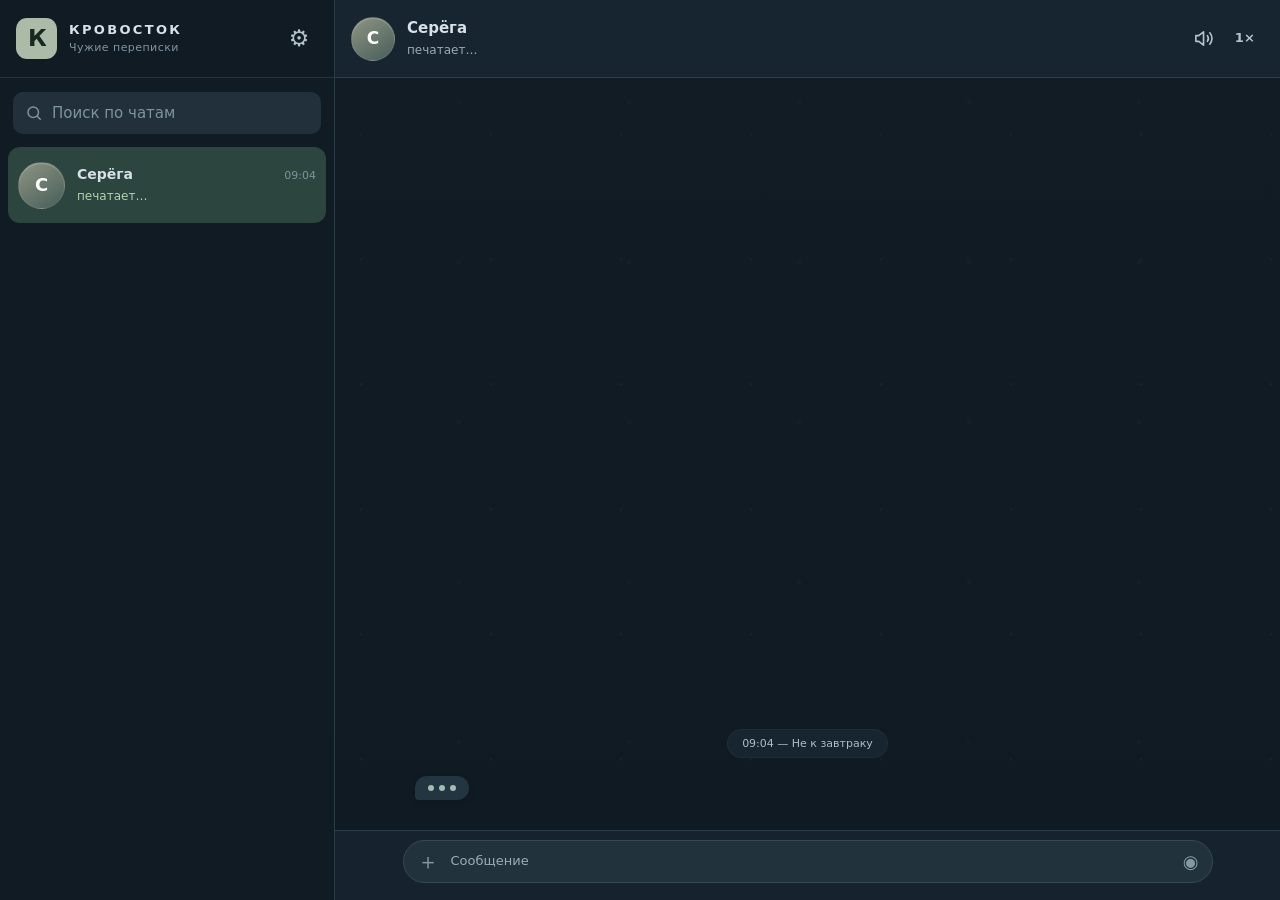
<file: index.html>
<!doctype html>
<html lang="ru">
<head>
  <meta charset="utf-8">
  <meta name="viewport" content="width=device-width,initial-scale=1,viewport-fit=cover">
  <meta name="theme-color" content="#101821">
  <meta name="description" content="КРОВОСТОК — интерактивная криминально-абсурдная история в переписках. Выбирайте ответы. Чужие истории продолжаются без вас.">
  <title>КРОВОСТОК — Переписки</title>
  <link rel="icon" type="image/svg+xml" href="assets/favicon.svg">
  <link rel="stylesheet" href="styles.css">
  <script defer src="story.js"></script>
  <script defer src="second_thursday.js"></script>
  <script defer src="next_friday.js"></script>
  <script defer src="third_saturday.js"></script>
  <script defer src="fourth_sunday.js"></script>
  <script defer src="app.js"></script>
</head>
<body>
<div class="app" id="app">
  <aside class="sidebar" id="sidebar" aria-label="Список переписок">
    <header class="sidebar-head">
      <div class="brand"><span class="brand-glyph">К</span><div><b>КРОВОСТОК</b><small>Чужие переписки</small></div></div>
      <button class="icon-btn" id="settingsButton" title="Настройки" aria-label="Настройки">⚙</button>
    </header>
    <div class="search-wrap"><svg viewBox="0 0 24 24" aria-hidden="true"><circle cx="11" cy="11" r="7"/><path d="m16 16 5 5"/></svg><input id="search" type="search" placeholder="Поиск по чатам" aria-label="Поиск по чатам" autocomplete="off"></div>
    <div class="chat-list" id="chatList" role="list"></div>
  </aside>
  <main class="conversation" id="conversation">
    <header class="conversation-head">
      <button class="icon-btn back-btn" id="backButton" aria-label="Назад к чатам"><svg viewBox="0 0 24 24"><path d="m15 18-6-6 6-6"/></svg><span class="back-counter" id="totalUnread" hidden></span></button>
      <div class="avatar big" id="activeAvatar" aria-hidden="true">С</div>
      <div class="chat-identity"><b id="activeName">Серёга</b><small id="activeStatus">был недавно</small></div>
      <div class="head-actions"><button id="soundButton" class="icon-btn" title="Звук уведомлений" aria-label="Включить или выключить звук"><svg id="soundIcon" viewBox="0 0 24 24"><path d="M11 5 6 9H3v6h3l5 4V5Z"/><path class="sound-waves" d="M15 9a5 5 0 0 1 0 6m2.5-9a9 9 0 0 1 0 12"/></svg></button><button id="speedButton" class="icon-btn speed-btn" title="Скорость переписки" aria-label="Сменить скорость">1×</button></div>
    </header>
    <div class="thread-scroll" id="threadScroll"><div id="thread" class="thread" aria-live="polite" aria-relevant="additions"></div></div>
    <div class="interaction" id="interaction">
      <div class="quick-title" id="quickTitle" hidden></div>
      <div class="quick-replies" id="quickReplies"></div>
      <div class="fake-input"><span class="clip-icon">＋</span><span id="fakeInputText">Сообщение</span><span class="mic-icon">◉</span></div>
    </div>
  </main>
</div>
<div class="toast" id="toast" role="status" aria-live="polite"></div>
<div class="overlay" id="modal" hidden><div class="modal" role="dialog" aria-modal="true" aria-labelledby="modalTitle"><button id="closeModal" class="modal-close" aria-label="Закрыть">×</button><h2 id="modalTitle">Настройки</h2><div id="modalContent"></div></div></div>
<script type="application/ld+json">{"@context":"https://schema.org","@type":"VideoGame","name":"КРОВОСТОК — Переписки","genre":"Interactive fiction","inLanguage":"ru","gamePlatform":"Web Browser"}</script>
</body>
</html>
</file>
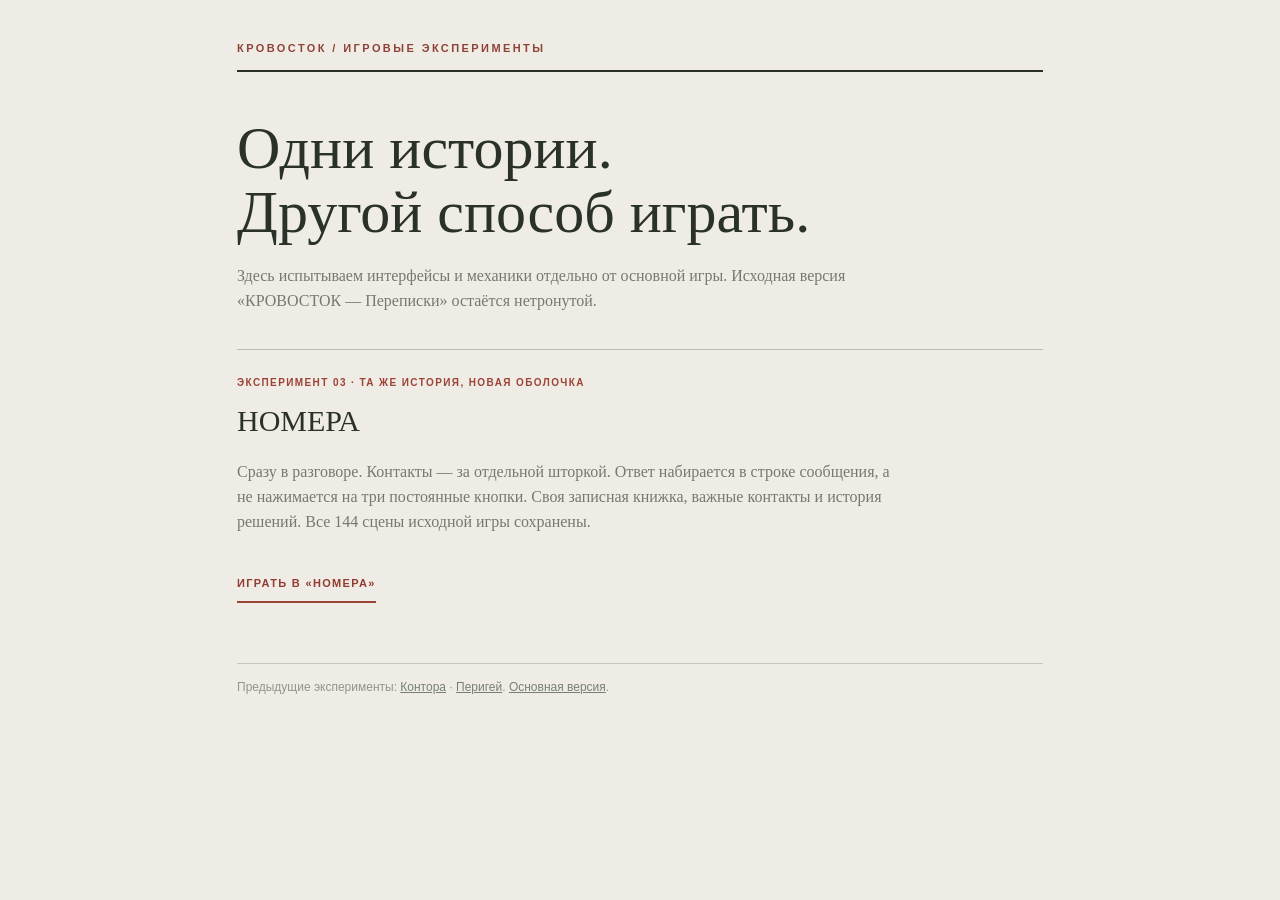
<file: experiments/index.html>
<!doctype html><html lang="ru"><head><meta charset="utf-8"><meta name="viewport" content="width=device-width,initial-scale=1"><title>КРОВОСТОК — Лаборатория</title><style>*{box-sizing:border-box}body{margin:0;background:#eeece5;color:#293128;font:16px/1.55 Georgia,serif}.wrap{max-width:850px;padding:42px 22px 70px;margin:auto}.mast{font:700 11px Arial,sans-serif;letter-spacing:.22em;color:#8e4337;border-bottom:2px solid #293128;padding-bottom:16px;margin-bottom:45px}h1{font-size:clamp(36px,7vw,60px);line-height:1.06;font-weight:400;margin:0 0 20px}p{max-width:660px;color:#767970}h2{font-size:30px;font-weight:400;margin:10px 0}.item{border-top:1px solid #bbbdb2;margin-top:35px;padding:27px 0 22px}.edition{font:700 10px Arial,sans-serif;color:#9d4336;letter-spacing:.14em;text-transform:uppercase}.action{display:inline-block;margin-top:14px;padding:12px 0;border-bottom:2px solid #9d4336;color:#923b32;text-decoration:none;font:700 11px Arial,sans-serif;text-transform:uppercase;letter-spacing:.12em}.archive{font:12px Arial,sans-serif;margin-top:38px;border-top:1px solid #c6c7bd;padding-top:16px;color:#92958c}.archive a{color:#778078}</style></head><body><main class="wrap"><header class="mast">КРОВОСТОК / ИГРОВЫЕ ЭКСПЕРИМЕНТЫ</header><h1>Одни истории.<br>Другой способ играть.</h1><p>Здесь испытываем интерфейсы и механики отдельно от основной игры. Исходная версия «КРОВОСТОК — Переписки» остаётся нетронутой.</p><section class="item"><div class="edition">Эксперимент 03 · та же история, новая оболочка</div><h2>НОМЕРА</h2><p>Сразу в разговоре. Контакты — за отдельной шторкой. Ответ набирается в строке сообщения, а не нажимается на три постоянные кнопки. Своя записная книжка, важные контакты и история решений. Все 144 сцены исходной игры сохранены.</p><a href="./03-nomera/" class="action">Играть в «Номера»</a></section><div class="archive">Предыдущие эксперименты: <a href="./01-kontora/">Контора</a> · <a href="./02-perigey/">Перигей</a>. <a href="../">Основная версия</a>.</div></main></body></html>
</file>
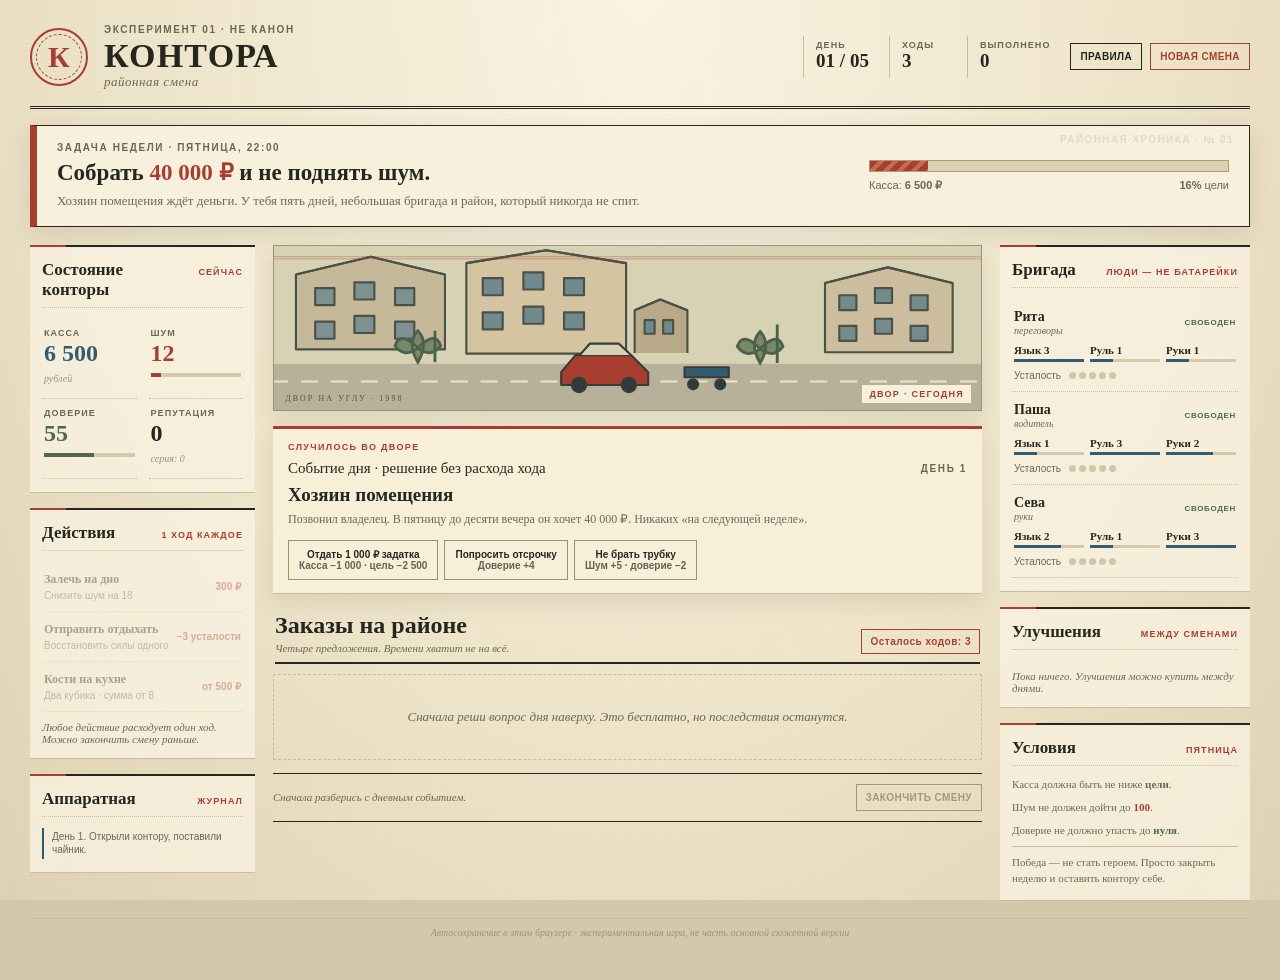
<file: experiments/01-kontora/index.html>
<!doctype html>
<html lang="ru">
<head>
<meta charset="utf-8">
<meta name="viewport" content="width=device-width,initial-scale=1,viewport-fit=cover">
<meta name="theme-color" content="#111310">
<title>КОНТОРА — Районная смена</title>
<style>:root{color-scheme:light;--paper:#eee4c9;--paper2:#f7f0dd;--ink:#25271f;--muted:#686858;--faint:#99937e;--red:#a83e32;--blue:#345c70;--ochre:#b18a43;--green:#4c694d;--line:#c8bda1;--shadow:0 8px 22px #3d33201c}
*{box-sizing:border-box}html{background:#d4c8aa}body{margin:0;min-height:100vh;color:var(--ink);font:15px/1.45 Georgia,'Times New Roman',serif;background:radial-gradient(ellipse at 50% 0,#faf4e3 0,#eee4c9 58%,#dfd2b4 100%);background-attachment:fixed}body:before{content:"";position:fixed;inset:0;pointer-events:none;opacity:.23;background-image:repeating-linear-gradient(0deg,#5c4b3010 0 1px,transparent 1px 4px),repeating-linear-gradient(90deg,#5c4b3008 0 1px,transparent 1px 5px);mix-blend-mode:multiply;z-index:0}button{font:inherit;color:inherit;cursor:pointer}button:disabled{opacity:.38;cursor:not-allowed}.wrap{position:relative;z-index:1;max-width:1500px;margin:auto;padding:24px 30px 42px}.top{display:flex;align-items:center;justify-content:space-between;gap:18px;padding:0 0 16px;margin-bottom:16px;border-bottom:3px double var(--ink)}.brand{display:flex;align-items:center;gap:16px}.seal{width:58px;height:58px;border:2px solid var(--red);border-radius:50%;display:grid;place-items:center;color:var(--red);font:700 30px Georgia;background:transparent;position:relative}.seal:after{content:"";position:absolute;inset:4px;border:1px dashed var(--red);border-radius:50%}.eyebrow,.label{font:700 10px/1.2 Arial,sans-serif;letter-spacing:.16em;text-transform:uppercase;color:var(--muted)}.brand h1{font:900 34px/.9 Georgia,serif;letter-spacing:.035em;margin:5px 0 2px}.brand .sub{font:italic 13px Georgia,serif;color:var(--muted);letter-spacing:.04em}.topright{display:flex;align-items:center;gap:8px;flex-wrap:wrap}.top-pill{border-left:1px solid var(--line);padding:4px 12px;min-width:70px}.top-pill span{display:block;color:var(--muted);font:700 9px Arial,sans-serif;letter-spacing:.12em;text-transform:uppercase}.top-pill b{font:700 19px Georgia,serif}.btn{border:1px solid var(--ink);background:transparent;border-radius:0;padding:9px 13px;font:700 11px Arial,sans-serif;letter-spacing:.04em;text-transform:uppercase;transition:.15s}.btn:hover:not(:disabled){background:var(--ink);color:var(--paper2)}.btn.primary{background:var(--red);border-color:var(--red);color:#fff7e7}.btn.primary:hover:not(:disabled){background:#7f2e26;border-color:#7f2e26}.btn.danger{border-color:var(--red);color:var(--red)}.btn.small{padding:7px 9px;font-size:10px}.brief{display:grid;grid-template-columns:1fr minmax(240px,360px);gap:24px;align-items:center;border:1px solid var(--ink);border-left:7px solid var(--red);background:var(--paper2);padding:16px 20px;margin-bottom:18px;box-shadow:var(--shadow);position:relative;overflow:hidden}.brief:after{content:"РАЙОННАЯ ХРОНИКА · № 01";position:absolute;right:15px;top:8px;color:#a83e3226;font:900 10px Arial,sans-serif;letter-spacing:.14em}.brief h2{font:700 23px/1.15 Georgia,serif;margin:6px 0}.brief p{margin:5px 0 0;color:var(--muted);font:13px/1.4 Georgia,serif}.brief strong{color:var(--red)}.progress-track{height:12px;background:#ddd1b3;border:1px solid #a99b7b;overflow:hidden}.progress-fill{height:100%;width:0;background:repeating-linear-gradient(135deg,var(--red) 0 6px,#c76b50 6px 10px);transition:width .3s}.progress-caption{display:flex;justify-content:space-between;gap:12px;font:11px Arial,sans-serif;color:var(--muted);margin-top:7px}.layout{display:grid;grid-template-columns:225px minmax(360px,1fr) 250px;gap:18px;align-items:start}.column{display:grid;gap:15px}.panel{background:rgba(249,243,224,.78);border:0;border-top:2px solid var(--ink);border-bottom:1px solid var(--line);border-radius:0;padding:13px 12px;box-shadow:none;position:relative}.panel:before{content:"";position:absolute;left:0;top:-2px;width:36px;border-top:2px solid var(--red)}.panel-head{display:flex;align-items:baseline;justify-content:space-between;gap:10px;margin-bottom:11px;padding-bottom:7px;border-bottom:1px dotted var(--line)}.panel-head h3{font:700 17px Georgia,serif;margin:0}.panel-head small{color:var(--red);font:700 9px Arial,sans-serif;letter-spacing:.12em;text-transform:uppercase}.stats{display:grid;grid-template-columns:1fr 1fr;gap:0 12px}.stat{padding:9px 2px;border-bottom:1px dotted var(--line);background:transparent;border-radius:0;border-left:0}.stat span{display:block;font:700 9px Arial,sans-serif;text-transform:uppercase;letter-spacing:.12em;color:var(--muted)}.stat b{display:block;font:700 24px Georgia,serif;margin-top:2px}.stat em{font:italic 10px Georgia,serif;color:var(--faint)}.stat.heat b{color:var(--red)}.stat.trust b{color:var(--green)}.stat.cash b{color:var(--blue)}.meter{height:4px;background:#d5c9ab;overflow:hidden;margin-top:6px}.meter i{display:block;height:100%;width:0;background:var(--green)}.heat .meter i{background:var(--red)}.operations{display:grid;gap:0}.op{display:flex;align-items:center;justify-content:space-between;text-align:left;gap:8px;padding:10px 2px;border:0;border-bottom:1px dotted var(--line);border-radius:0;background:transparent}.op:hover:not(:disabled){background:#e8ddc2}.op strong{display:block;font:700 12px Georgia,serif}.op small{display:block;color:var(--muted);font:10px Arial,sans-serif;margin-top:3px}.op .cost{color:var(--red);font:700 10px Arial,sans-serif;white-space:nowrap}.note{font:italic 11px Georgia,serif;color:var(--muted);margin:9px 0 0}.center{min-width:0;position:relative}.district{height:166px;margin:0 0 15px;background:#d8d2b5;border:1px solid #9b947b;overflow:hidden;position:relative;box-shadow:var(--shadow)}.district:after{content:"ДВОР · СЕГОДНЯ";position:absolute;right:10px;bottom:7px;background:var(--paper2);padding:4px 7px;color:var(--red);font:700 9px Arial,sans-serif;letter-spacing:.14em}.district svg{display:block;width:100%;height:100%}.event{border:0;border-top:3px solid var(--red);border-bottom:1px solid var(--line);background:#f8efd9;padding:13px 15px;margin-bottom:15px;position:relative;box-shadow:var(--shadow)}.event:before{content:"СЛУЧИЛОСЬ ВО ДВОРЕ";display:block;font:700 9px Arial,sans-serif;letter-spacing:.15em;color:var(--red);margin-bottom:6px}.event-top{display:flex;justify-content:space-between;gap:10px;align-items:center}.event h3{font:700 19px Georgia,serif;margin:4px 0}.event p{font:12px/1.4 Georgia,serif;color:var(--muted);margin:5px 0 12px}.event-options{display:flex;flex-wrap:wrap;gap:6px}.event-options button{font:700 10px Arial,sans-serif;padding:8px 10px;border:1px solid #9d8e6d;background:transparent;border-radius:0}.event-options button:hover{background:var(--blue);color:#fff;border-color:var(--blue)}.event-resolved{font:italic 11px Georgia,serif;color:var(--green);padding-top:3px}.main-head{display:flex;justify-content:space-between;align-items:end;gap:12px;margin:18px 2px 10px;border-bottom:2px solid var(--ink);padding-bottom:8px}.main-head h2{font:700 24px Georgia,serif;margin:0}.main-head p{font:italic 11px Georgia,serif;color:var(--muted);margin:3px 0 0}.action-count{border:1px solid var(--red);padding:6px 8px;color:var(--red);font:700 10px Arial,sans-serif;letter-spacing:.05em;white-space:nowrap}.jobs{display:grid;grid-template-columns:repeat(2,minmax(0,1fr));gap:9px}.job{background:#f8f1df;border:1px solid #c9bea4;border-top:3px solid var(--blue);border-radius:0;padding:12px 12px 11px;position:relative;min-height:178px;display:flex;flex-direction:column;transition:.15s;box-shadow:0 3px 10px #3d332012}.job:nth-child(2n){border-top-color:var(--red)}.job:hover{border-color:var(--ink);transform:translateY(-2px);box-shadow:0 8px 18px #3d332022}.job.scouted{background:#f1f0d9;border-color:var(--green)}.job-top{display:flex;justify-content:space-between;gap:10px;align-items:start}.job h3{font:700 17px Georgia,serif;margin:0}.job .pay{color:var(--green);font:700 15px Georgia,serif;white-space:nowrap}.job p{font:11px/1.4 Georgia,serif;color:var(--muted);margin:8px 0 10px;min-height:31px}.tags{display:flex;flex-wrap:wrap;gap:4px;margin-bottom:10px}.tag{font:700 8px Arial,sans-serif;letter-spacing:.07em;text-transform:uppercase;padding:4px 5px;border-radius:0;background:#e7dfc9;color:#4f5549;border:1px solid #d1c6a9}.tag.risk{color:var(--red);background:#f2e1d6;border-color:#dfc2b2}.tag.known{color:var(--green);background:#e2e9d8;border-color:#c3d0b6}.job-actions{display:flex;gap:6px;margin-top:auto}.job-actions button{flex:1;padding:8px 8px;font:700 9px Arial,sans-serif;letter-spacing:.04em;text-transform:uppercase}.job-actions .take{background:var(--blue);border:1px solid var(--blue);border-radius:0;color:white;font-weight:700}.job-actions .take:hover{background:#25485b}.job-actions .probe{background:transparent;border:1px solid #a99d7d;border-radius:0}.job-actions .probe.done{color:var(--green);border-color:var(--green)}.empty-jobs{grid-column:1/-1;text-align:center;padding:34px 20px;border:1px dashed var(--line);border-radius:0;color:var(--muted);font:italic 13px Georgia,serif}.shift-footer{display:flex;justify-content:space-between;align-items:center;gap:12px;margin-top:13px;padding:10px 0;border-top:1px solid var(--ink);border-bottom:1px solid var(--ink);background:transparent}.shift-footer span{font:italic 11px Georgia,serif;color:var(--muted)}.crew-list{display:grid;gap:0}.crew-card{padding:10px 2px;border:0;border-bottom:1px dotted var(--line);border-radius:0;background:transparent}.crew-head{display:flex;align-items:center;justify-content:space-between;gap:8px}.crew-name{font:700 14px Georgia,serif}.crew-role{font:italic 10px Georgia,serif;color:var(--muted)}.crew-status{font:700 8px Arial,sans-serif;letter-spacing:.08em;text-transform:uppercase;color:var(--green)}.crew-status.used{color:var(--red)}.skills{display:grid;grid-template-columns:repeat(3,1fr);gap:6px;margin-top:8px}.skill{font:9px Arial,sans-serif;color:var(--muted)}.skill b{display:block;font:700 11px Georgia,serif;color:var(--ink);margin-bottom:3px}.skillbar{height:3px;background:#d5c9ab;overflow:hidden}.skillbar i{display:block;height:100%;background:var(--blue)}.fatigue-row{display:flex;align-items:center;gap:8px;margin-top:8px;font:10px Arial,sans-serif;color:var(--muted)}.fatigue-dots{display:flex;gap:3px}.fatigue-dots i{width:7px;height:7px;border-radius:50%;background:#d1c6a9}.fatigue-dots i.on{background:var(--red)}.upgrade-list{display:grid;gap:0}.upgrade{border:0;border-bottom:1px dotted var(--line);border-radius:0;padding:9px 2px;background:transparent}.upgrade strong{font:700 12px Georgia,serif;display:block}.upgrade p{font:10px/1.4 Arial,sans-serif;color:var(--muted);margin:3px 0 7px}.upgrade-foot{display:flex;justify-content:space-between;align-items:center;gap:7px}.upgrade-foot span{font:700 10px Arial,sans-serif;color:var(--red)}.upgrade-foot button{font:700 9px Arial,sans-serif;padding:5px 8px;border:1px solid var(--blue);border-radius:0;background:transparent;color:var(--blue)}.log-list{display:grid;gap:7px;max-height:235px;overflow:auto}.log-item{font:10px/1.35 Arial,sans-serif;color:var(--muted);border-left:2px solid var(--blue);padding:2px 0 2px 8px}.log-item.good{border-color:var(--green)}.log-item.bad{border-color:var(--red)}.fineprint{margin-top:17px;padding-top:8px;border-top:1px solid var(--line);font:italic 10px Georgia,serif;color:var(--faint);text-align:center}.modal{position:fixed;inset:0;z-index:10;background:#26251fc9;display:grid;place-items:center;padding:18px}.modal[hidden]{display:none}.modal-box{width:min(620px,100%);max-height:90vh;overflow:auto;background:var(--paper2);border:2px solid var(--ink);padding:20px;box-shadow:0 20px 70px #0007}.modal-head{display:flex;justify-content:space-between;gap:12px;align-items:start;margin-bottom:15px}.modal-head h2,.modal-box h2{font:700 25px Georgia,serif;margin:5px 0}.modal-head p{font:12px Georgia,serif;color:var(--muted);margin:4px 0}.close{border:1px solid var(--ink);background:transparent;padding:7px 9px;font:700 10px Arial,sans-serif}.pick-grid,.approaches{display:grid;grid-template-columns:repeat(3,1fr);gap:7px;margin:8px 0 15px}.pick,.approach{border:1px solid var(--line);background:#eee5cf;padding:10px;text-align:left;border-radius:0}.pick strong,.approach strong{display:block;font:700 12px Georgia,serif}.pick small,.approach small{display:block;color:var(--muted);font:10px Arial,sans-serif;margin-top:4px}.pick.selected,.approach.selected{border:2px solid var(--red);background:#f5e5d7}.chance-row{display:flex;justify-content:space-between;gap:14px;align-items:center;background:#e9dfc7;padding:12px;margin:12px 0}.chance-row small{font:11px/1.4 Arial,sans-serif;color:var(--muted)}.chance-row>strong{font:700 30px Georgia,serif;color:var(--blue)}.modal-actions{display:flex;justify-content:flex-end;gap:8px;margin-top:16px}.toast{position:fixed;left:50%;bottom:20px;transform:translateX(-50%);background:var(--ink);color:var(--paper2);padding:10px 15px;font:11px Arial,sans-serif;z-index:20;opacity:0;pointer-events:none;transition:.2s}.toast.show{opacity:1}
@media(max-width:1050px){.layout{grid-template-columns:205px minmax(0,1fr)}.rightcol{grid-column:1/-1;grid-template-columns:repeat(3,1fr)}.district{height:145px}}
@media(max-width:700px){.wrap{padding:14px 12px 28px}.top{align-items:flex-start;flex-direction:column}.topright{width:100%}.top-pill{flex:1;padding:4px 7px}.brief{grid-template-columns:1fr;gap:12px;padding:13px}.brief:after{display:none}.layout{grid-template-columns:1fr;gap:12px}.leftcol{grid-template-columns:1fr 1fr}.leftcol .panel:first-child{grid-column:1/-1}.center{grid-row:1}.rightcol{grid-column:auto;grid-template-columns:1fr 1fr}.rightcol .panel:last-child{grid-column:1/-1}.district{height:125px}.jobs{grid-template-columns:1fr 1fr}.job{min-height:190px}.main-head h2{font-size:21px}.pick-grid,.approaches{grid-template-columns:1fr}.modal-box{padding:15px}}
@media(max-width:420px){.leftcol,.rightcol{grid-template-columns:1fr}.leftcol .panel:first-child,.rightcol .panel:last-child{grid-column:auto}.jobs{grid-template-columns:1fr}.job{min-height:0}.brand h1{font-size:29px}.topright{gap:5px}.topright .btn{flex:1}}</style>
</head>
<body>
<div class="wrap">
<header class="top">
  <div class="brand"><div class="seal">К</div><div><div class="eyebrow">ЭКСПЕРИМЕНТ 01 · НЕ КАНОН</div><h1>КОНТОРА</h1><div class="sub">районная смена</div></div></div>
  <div class="topright">
    <div class="top-pill"><span>День</span><b id="dayLabel">01 / 05</b></div>
    <div class="top-pill"><span>Ходы</span><b id="actionsLabel">3</b></div>
    <div class="top-pill"><span>Выполнено</span><b id="doneLabel">0</b></div>
    <button class="btn small" id="rulesBtn">Правила</button>
    <button class="btn small danger" id="restartBtn">Новая смена</button>
  </div>
</header>
<section class="brief">
  <div><div class="eyebrow">ЗАДАЧА НЕДЕЛИ · ПЯТНИЦА, 22:00</div><h2>Собрать <strong id="goalBig">28 000 ₽</strong> и не поднять шум.</h2><p>Хозяин помещения ждёт деньги. У тебя пять дней, небольшая бригада и район, который никогда не спит.</p></div>
  <div><div class="progress-track"><div class="progress-fill" id="goalBar"></div></div><div class="progress-caption"><span>Касса: <b id="cashProgress">6 500 ₽</b></span><span><b id="goalProgress">23%</b> цели</span></div></div>
</section>
<div class="layout">
  <aside class="column leftcol">
    <section class="panel"><div class="panel-head"><h3>Состояние конторы</h3><small>сейчас</small></div><div class="stats">
      <div class="stat cash"><span>Касса</span><b id="cashStat">6 500</b><em>рублей</em></div>
      <div class="stat heat"><span>Шум</span><b id="heatStat">12</b><div class="meter"><i id="heatMeter"></i></div></div>
      <div class="stat trust"><span>Доверие</span><b id="trustStat">55</b><div class="meter"><i id="trustMeter"></i></div></div>
      <div class="stat"><span>Репутация</span><b id="repStat">0</b><em id="streakStat">серия: 0</em></div>
    </div></section>
    <section class="panel"><div class="panel-head"><h3>Действия</h3><small>1 ход каждое</small></div><div class="operations">
      <button class="op" id="layLow"><span><strong>Залечь на дно</strong><small>Снизить шум на 18</small></span><span class="cost">300 ₽</span></button>
      <button class="op" id="rest"><span><strong>Отправить отдыхать</strong><small>Восстановить силы одного</small></span><span class="cost">−3 усталости</span></button>
      <button class="op" id="dice"><span><strong>Кости на кухне</strong><small>Два кубика · сумма от 8</small></span><span class="cost">от 500 ₽</span></button>
    </div><p class="note">Любое действие расходует один ход. Можно закончить смену раньше.</p></section>
    <section class="panel"><div class="panel-head"><h3>Аппаратная</h3><small>журнал</small></div><div class="log-list" id="logList"></div></section>
  </aside>
  <main class="center">
    <div class="district" aria-label="Иллюстрация районного двора"><svg viewBox="0 0 1000 230" preserveAspectRatio="xMidYMid slice" role="img" aria-hidden="true"><rect width="1000" height="230" fill="#d8d2b5"/><path d="M0 165H1000V230H0Z" fill="#b7b19a"/><path d="M0 190H1000" stroke="#eee4c9" stroke-width="3" stroke-dasharray="24 18"/><g stroke="#4c5148" stroke-width="3" stroke-linejoin="round"><path d="M35 145V40l105-25 104 25v105Z" fill="#c6b99a"/><path d="M35 40l105-25 104 25" fill="none"/><path d="M62 59h27v24H62zm55-8h28v24h-28zm57 8h27v24h-27zm-112 47h27v24H62zm55-8h28v24h-28zm57 8h27v24h-27z" fill="#7d9290"/><path d="M274 151V24l112-18 112 18v127Z" fill="#d4c4a1"/><path d="M274 24l112-18 112 18" fill="none"/><path d="M297 45h28v24h-28zm57-8h28v24h-28zm57 8h28v24h-28zm-114 48h28v24h-28zm57-8h28v24h-28zm57 8h28v24h-28z" fill="#718a8d"/><path d="M777 149V52l88-22 91 22v97Z" fill="#cbbd9e"/><path d="M777 52l88-22 91 22" fill="none"/><path d="M797 69h24v21h-24zm50-10h24v21h-24zm50 10h24v21h-24zm-100 43h24v21h-24zm50-10h24v21h-24zm50 10h24v21h-24z" fill="#748b8c"/><path d="M510 150V90l36-15 38 15v60" fill="#b8aa88"/><path d="M510 90l36-15 38 15" fill="none"/><path d="M524 104h14v19h-14zm26 0h14v19h-14z" fill="#718a8d"/></g><g stroke="#4d6049" stroke-width="4" fill="#78896b"><path d="M230 163v-44m-24 44q-16-27 0-44 16 17 0 44zm0-20q-25-25-32-3 14 18 32 3zm0 0q25-25 32-3-14 18-32 3"/><path d="M710 164v-54m-24 54q-16-27 0-44 16 17 0 44zm0-20q-25-25-32-3 14 18 32 3zm0 0q25-25 32-3-14 18-32 3"/></g><g stroke="#373c39" stroke-width="3" stroke-linejoin="round"><path d="M407 177l20-24h78l24 24v18H407Z" fill="#a83e32"/><path d="M433 153l14-16h41l17 16" fill="#d8d2b5"/><circle cx="432" cy="195" r="10" fill="#303a3c"/><circle cx="502" cy="195" r="10" fill="#303a3c"/><path d="M580 184h62v-14h-62z" fill="#345c70"/><circle cx="592" cy="194" r="7" fill="#303a3c"/><circle cx="630" cy="194" r="7" fill="#303a3c"/></g><path d="M0 15h1000M0 18h1000" stroke="#a83e32" stroke-width="1" opacity=".5"/><text x="20" y="218" fill="#4d5148" font-family="Georgia" font-size="11" letter-spacing="3">ДВОР НА УГЛУ · 1998</text></svg></div>
    <section class="event" id="eventPanel"></section>
    <div class="main-head"><div><h2>Заказы на районе</h2><p>Четыре предложения. Времени хватит не на всё.</p></div><div class="action-count" id="actionCount">Осталось ходов: 3</div></div>
    <div class="jobs" id="jobs"></div>
    <div class="shift-footer"><span id="shiftHint">Сначала разберись с дневным событием, потом выбирай заказы.</span><button class="btn small" id="endDayBtn">Закончить смену</button></div>
  </main>
  <aside class="column rightcol">
    <section class="panel"><div class="panel-head"><h3>Бригада</h3><small>люди — не батарейки</small></div><div class="crew-list" id="crewList"></div></section>
    <section class="panel"><div class="panel-head"><h3>Улучшения</h3><small>между сменами</small></div><div class="upgrade-list" id="upgradeList"></div></section>
    <section class="panel"><div class="panel-head"><h3>Условия</h3><small>пятница</small></div><div style="font-size:11px;color:var(--muted);display:grid;gap:7px"><div>Касса должна быть не ниже <b style="color:var(--accent2)">цели</b>.</div><div>Шум не должен дойти до <b style="color:var(--red)">100</b>.</div><div>Доверие не должно упасть до <b style="color:var(--green)">нуля</b>.</div><div style="border-top:1px solid var(--line);padding-top:8px">Победа — не стать героем. Просто закрыть неделю и оставить контору себе.</div></div></section>
  </aside>
</div>
<div class="fineprint">Автосохранение в этом браузере · экспериментальная игра, не часть основной сюжетной версии</div>
</div>
<div class="modal" id="modal" hidden><div class="modal-box" id="modalBox"></div></div>
<div class="toast" id="toast"></div>
<script>
(function(){
'use strict';
const SAVE='kontora-shift-experiment-v01';
const GOAL=40000;
const SKILLS={talk:'Язык',drive:'Руль',hands:'Руки'};
const CREW_BASE=[
 {id:'rita',name:'Рита',role:'переговоры',special:'talk',skills:{talk:3,drive:1,hands:1},fatigue:0,used:false,perk:'Первый разговор всегда начинает с улыбки.'},
 {id:'pasha',name:'Паша',role:'водитель',special:'drive',skills:{talk:1,drive:3,hands:2},fatigue:0,used:false,perk:'Знает объезды, которых нет на карте.'},
 {id:'seva',name:'Сева',role:'руки',special:'hands',skills:{talk:2,drive:1,hands:3},fatigue:0,used:false,perk:'Если взялся — дотащит.'}
];
const METHODS={
 quiet:{name:'Тихо',bonus:0,mult:1,heatWin:-3,heatFail:-4,cost:0,desc:'Меньше шума, без бонуса к шансу.'},
 fast:{name:'На скорость',bonus:14,mult:1.2,heatWin:5,heatFail:12,cost:0,desc:'Больше денег и шанс, но громче.'},
 friend:{name:'Через знакомого',bonus:20,mult:.86,heatWin:-5,heatFail:3,cost:700,desc:'Заплатить 700 ₽, повысить шанс и снизить шум.'}
};
const JOBS=[
 {id:'keys',title:'Дубликат ключей',desc:'Нужно сделать копию до закрытия. Хозяин нервный, но платит сразу.',skill:'talk',diff:2,pay:3400,risk:12,twist:'У хозяина нет документов на помещение. Не задавай лишних вопросов.'},
 {id:'fridge',title:'Перекинуть холодильник',desc:'Третий этаж, лифт не работает. Заказчик торопит и обещает доплатить.',skill:'hands',diff:2,pay:4800,risk:19,twist:'На лестнице узкий поворот. Нужны аккуратные руки, а не скорость.'},
 {id:'nightdrive',title:'Ночная доставка',desc:'Два адреса и один пакет. Маршрут обещают объяснить по дороге.',skill:'drive',diff:3,pay:6900,risk:31,twist:'Второй адрес изменился. Новый получатель не знает контрольного слова.'},
 {id:'tenant',title:'Уговорить арендатора',desc:'Мужик занял комнату и не хочет съезжать. Нужен разговор без драки.',skill:'talk',diff:3,pay:6100,risk:25,twist:'У арендатора есть договор. Он не обязан уходить, пока не получит копию.'},
 {id:'bag',title:'Найти потерянную сумку',desc:'Сумка пропала между рынком и остановкой. Внутри документы и наличные.',skill:'hands',diff:2,pay:3900,risk:15,twist:'Сумку уже нашёл другой человек и хочет вознаграждение.'},
 {id:'chairs',title:'Забрать стулья',desc:'Четыре офисных стула из старого помещения. Самовывоз сегодня.',skill:'hands',diff:1,pay:2800,risk:8,twist:'Один стул сломан, а заказчик считает комплект полным.'},
 {id:'urgent',title:'Срочно договориться',desc:'Два человека не могут поделить один гараж. Оба уверены, что правы.',skill:'talk',diff:3,pay:5700,risk:27,twist:'У каждого есть своя бумага. Придётся сначала сравнить даты.'},
 {id:'lock',title:'Сменить замок',desc:'Старый замок заедает. Хозяин просит приехать до темноты.',skill:'hands',diff:2,pay:4200,risk:16,twist:'Ключи есть у бывшего арендатора. Он может вернуться.'},
 {id:'docs',title:'Отвезти документы',desc:'Папка должна попасть в руки бухгалтера до обеда.',skill:'drive',diff:1,pay:3100,risk:9,twist:'В папке два похожих конверта. Один чужой.'},
 {id:'warehouse',title:'Проверить склад',desc:'Нужно пересчитать коробки и сверить список. Никакой спешки.',skill:'hands',diff:3,pay:6400,risk:28,twist:'Часть коробок уже вскрывали. Подпись в накладной не совпадает.'},
 {id:'sign',title:'Снять вывеску',desc:'Старый магазин закрывается. Вывеску нужно снять и сохранить.',skill:'hands',diff:2,pay:3800,risk:17,twist:'Крепление проржавело. Под вывеской проходит провод.'},
 {id:'findman',title:'Найти человека',desc:'Человек не отвечает третий день. Родственники просят хотя бы узнать, жив ли.',skill:'talk',diff:3,pay:5600,risk:23,twist:'Он не пропал. Он просто не хочет, чтобы его нашли.'},
 {id:'shift',title:'Подменить смену',desc:'Кассир заболел. Нужно простоять три часа и закрыть кассу.',skill:'talk',diff:1,pay:2600,risk:7,twist:'В кассе уже недостача. Сверь остаток до начала смены.'},
 {id:'aquarium',title:'Перевезти аквариум',desc:'Большой, тяжёлый и с водой. Хозяин говорит, что так безопаснее.',skill:'drive',diff:2,pay:4600,risk:18,twist:'Вода внутри. Ехать быстро нельзя, даже если опаздываешь.'},
 {id:'basement',title:'Коробка из подвала',desc:'Тяжёлая коробка, старый дом, узкий спуск. Заказчик ждёт наверху.',skill:'hands',diff:3,pay:6200,risk:26,twist:'Коробка не принадлежит заказчику. Внутри чужие архивы.'},
 {id:'noise',title:'Разобраться с шумом',desc:'Соседи ругаются из-за музыки и ночных гостей. Нужен посредник.',skill:'talk',diff:2,pay:4100,risk:20,twist:'Один из соседей уже вызвал участкового.'},
 {id:'driver',title:'Найти водителя',desc:'На завтра нужен человек с машиной и свободным багажником.',skill:'talk',diff:2,pay:4400,risk:16,twist:'Заказчик хочет скрыть, что груз не помещается в легковушку.'},
 {id:'printer',title:'Починить принтер',desc:'В офисе застряла бумага, а отчёт нужен к вечеру.',skill:'hands',diff:1,pay:2500,risk:6,twist:'Внутри принтера забыли флешку с чужими документами.'},
 {id:'route',title:'Объехать три адреса',desc:'Забрать коробки по городу и привезти на один склад.',skill:'drive',diff:2,pay:5100,risk:21,twist:'На одном адресе никто не предупредил о приезде.'},
 {id:'debt',title:'Вернуть старый долг',desc:'Человек обещает отдать деньги, если с ним поговорить нормально.',skill:'talk',diff:2,pay:4700,risk:18,twist:'Долг уже частично возвращён. Сверь сумму, прежде чем требовать.'}
];
const EVENTS={
 1:{title:'Хозяин помещения',text:'Позвонил владелец. В пятницу до десяти вечера он хочет 40 000 ₽. Никаких «на следующей неделе».',options:[
  {label:'Отдать 1 000 ₽ задатка',detail:'Касса −1 000 · цель −2 500',apply:s=>{s.cash-=1000;s.goal-=2500;s.trust+=2}},
  {label:'Попросить отсрочку',detail:'Доверие +4',apply:s=>{s.trust+=4}},
  {label:'Не брать трубку',detail:'Шум +5 · доверие −2',apply:s=>{s.heat+=5;s.trust-=2}}
 ]},
 2:{title:'Соседи всё слышат',text:'Соседка снизу говорит, что у вас слишком часто хлопает дверь после полуночи. Она пока не жалуется официально.',options:[
  {label:'Купить пирог за 600 ₽',detail:'Шум −10 · доверие +2',apply:s=>{s.cash-=600;s.heat-=10;s.trust+=2}},
  {label:'Поговорить нормально',detail:'Шум −4 · переговоры +6 сегодня',apply:s=>{s.heat-=4;s.dayBonus.talk=(s.dayBonus.talk||0)+6;s.trust+=1}},
  {label:'Послать её подальше',detail:'Шум +8 · доверие −4',apply:s=>{s.heat+=8;s.trust-=4}}
 ]},
 3:{title:'Машина Паши',text:'Паша услышал новый звук в подвеске. Доехать можно, но если заклинит на маршруте — заказ сорвётся.',options:[
  {label:'Починить за 1 400 ₽',detail:'Руль +10 сегодня',apply:s=>{s.cash-=1400;s.dayBonus.drive=(s.dayBonus.drive||0)+10}},
  {label:'Попросить Пашу не гнать',detail:'Руль +7 сегодня · усталость Паши +1',apply:s=>{s.dayBonus.drive=(s.dayBonus.drive||0)+7;s.crew.find(c=>c.id==='pasha').fatigue+=1}},
  {label:'Ездить как есть',detail:'Шум +3',apply:s=>{s.heat+=3}}
 ]},
 4:{title:'Участковый',text:'Участковый оставил визитку под дверью. Сказал, что хочет «познакомиться с арендаторами».',options:[
  {label:'Позвонить знакомому за 1 000 ₽',detail:'Шум −14',apply:s=>{s.cash-=1000;s.heat-=14}},
  {label:'Ответить спокойно',detail:'Шум −5 · доверие +2',apply:s=>{s.heat-=5;s.trust+=2}},
  {label:'Не открывать дверь',detail:'Шум +10',apply:s=>{s.heat+=10}}
 ]},
 5:{title:'Последний звонок',text:'Хозяин уже едет за ключами. Если деньги будут — помещение остаётся. Если нет — разговор короткий.',options:[
  {label:'Отдать 3 000 ₽ сейчас',detail:'Касса −3 000 · цель −4 000',apply:s=>{s.cash-=3000;s.goal-=4000;s.trust+=1}},
  {label:'Попросить ещё два часа',detail:'Дополнительный ход сегодня · доверие −5',apply:s=>{s.actions+=1;s.trust-=5}},
  {label:'Сказать, что всё будет',detail:'Репутация +3 · без скидки',apply:s=>{s.rep+=3}}
 ]}
};
const UPGRADES=[
 {id:'car',name:'Машина без сюрпризов',desc:'+10 к заказам на руле.',cost:3500},
 {id:'contacts',name:'Нужные телефоны',desc:'+8 к заказам на переговорах.',cost:2900},
 {id:'tools',name:'Нормальный инструмент',desc:'+10 к заказам на руках.',cost:2700},
 {id:'roof',name:'Знакомый в управе',desc:'Шум снижается ещё на 5 каждый день.',cost:4200},
 {id:'kitchen',name:'Кухня и диван',desc:'Вся бригада восстанавливает ещё 1 усталость за ночь.',cost:1900},
 {id:'ledger',name:'Чистая бухгалтерия',desc:'+8% к выплатам за каждый успешный заказ.',cost:3200},
 {id:'phone',name:'Второй телефон',desc:'Первый пробив заказа каждый день бесплатный.',cost:2200},
 {id:'assistant',name:'Помощник на телефоне',desc:'+1 дополнительный ход каждый день.',cost:5000},
 {id:'lock',name:'Нормальная дверь',desc:'Провал заказа добавляет на 4 шума меньше.',cost:2400}
];
let state=null,modalState=null,toastTimer=null;
const $=id=>document.getElementById(id);
const clamp=(n,a,b)=>Math.max(a,Math.min(b,n));
const money=n=>Math.round(n).toLocaleString('ru-RU')+' ₽';
function fresh(){return {day:1,actions:3,cash:6500,goal:GOAL,heat:12,trust:55,rep:0,streak:0,completed:0,failed:0,crew:CREW_BASE.map(c=>({...c,skills:{...c.skills}})),upgrades:[],jobs:[],eventDone:false,dayBonus:{},freeScout:false,log:[],dayStats:{success:0,fail:0,earned:0},phase:'playing',lastSummary:null};}
function save(){try{localStorage.setItem(SAVE,JSON.stringify(state))}catch(e){}}
function load(){try{const x=JSON.parse(localStorage.getItem(SAVE));if(x&&x.day>=1&&x.day<=5&&Array.isArray(x.crew)&&Array.isArray(x.jobs)&&x.phase)return x}catch(e){}return null;}
function log(text,type){state.log.unshift({text,type:type||''});state.log=state.log.slice(0,12);}
function drawJobs(){const deck=JOBS.slice();for(let i=deck.length-1;i>0;i--){const j=Math.floor(Math.random()*(i+1));[deck[i],deck[j]]=[deck[j],deck[i]];}state.jobs=deck.slice(0,4).map((j,i)=>({...j,uid:state.day+'-'+j.id+'-'+i,scouted:false}));}
function beginDay(){state.actions=3+(state.upgrades.includes('assistant')?1:0);state.dayBonus={};state.eventDone=false;state.freeScout=state.upgrades.includes('phone');state.crew.forEach(c=>c.used=false);drawJobs();state.dayStats={success:0,fail:0,earned:0};if(state.upgrades.includes('roof'))state.heat=Math.max(0,state.heat-5);log('День '+state.day+'. Открыли контору, поставили чайник.');save();render();}
function startNew(){state=fresh();beginDay();showToast('Новая смена началась.');}
function applyEvent(i){if(!state||state.eventDone)return;const ev=EVENTS[state.day];if(!ev)return;const option=ev.options[i];option.apply(state);state.cash=Math.max(-5000,state.cash);state.heat=clamp(state.heat,0,100);state.trust=clamp(state.trust,0,100);state.eventDone=true;log('Событие: '+option.label+'. '+option.detail);if(state.cash<0||state.heat>=100||state.trust<=0){finishGame(false,'Событие оказалось дороже, чем казалось.');return;}save();render();}
function chanceFor(job,crew,method){const m=METHODS[method];let n=56+(crew.skills[job.skill]-job.diff)*13+m.bonus+(crew.special===job.skill?8:0)-crew.fatigue*6-Math.max(0,state.heat-35)*.18+(job.scouted?10:0)+(state.dayBonus[job.skill]||0);if(job.skill==='drive'&&state.upgrades.includes('car'))n+=10;if(job.skill==='talk'&&state.upgrades.includes('contacts'))n+=8;if(job.skill==='hands'&&state.upgrades.includes('tools'))n+=10;return clamp(Math.round(n),12,94);}
function openJob(uid){if(state.phase!=='playing'||!state.eventDone||state.actions<=0)return;const job=state.jobs.find(j=>j.uid===uid);if(!job)return;const available=state.crew.filter(c=>!c.used);if(!available.length){showToast('Все заняты. Отправь кого-нибудь отдыхать.');return;}modalState={kind:'job',uid:uid,worker:available[0].id,method:'quiet'};renderJobModal();}
function renderJobModal(){const job=state.jobs.find(j=>j.uid===modalState.uid);if(!job){closeModal();return;}const worker=state.crew.find(c=>c.id===modalState.worker);const method=modalState.method;const chance=chanceFor(job,worker,method);const m=METHODS[method];const canPay=state.cash>=m.cost;const available=state.crew.filter(c=>!c.used);$('modalBox').innerHTML='<div class="modal-head"><div><div class="eyebrow">ЗАКАЗ · '+SKILLS[job.skill].toUpperCase()+' · СЛОЖНОСТЬ '+job.diff+'/3</div><h2>'+job.title+'</h2><p>'+job.desc+'</p></div><button class="close" id="closeModal">Закрыть</button></div><div class="label">Кто поедет?</div><div class="pick-grid">'+state.crew.map(c=>'<button class="pick '+(c.id===worker.id?'selected':'')+'" data-worker="'+c.id+'" '+(c.used?'disabled':'')+'><strong>'+c.name+'</strong><small>'+c.role+' · навык '+c.skills[job.skill]+'/3 · усталость '+c.fatigue+'/5</small></button>').join('')+'</div><div class="label">Как работать?</div><div class="approaches">'+Object.keys(METHODS).map(k=>'<button class="approach '+(k===method?'selected':'')+'" data-method="'+k+'"><strong>'+METHODS[k].name+'</strong><small>'+METHODS[k].desc+'</small></button>').join('')+'</div><div class="chance-row"><div><div class="label">Шанс выполнить</div><small>'+ (job.scouted?'Заказ проверен: бонус +10%.':'Риск не проверен. Можно потратить ход на разведку.')+'<br>При успехе: '+money(job.pay*m.mult)+' · стоимость метода: '+money(m.cost)+'</small></div><strong>'+chance+'%</strong></div><div class="modal-actions"><button class="btn" id="cancelJob">Назад</button><button class="btn primary" id="executeJob" '+(!canPay?'disabled':'')+'>Взять заказ</button></div>';
$('modal').hidden=false;$('modalBox').querySelector('#closeModal').onclick=closeModal;$('modalBox').querySelector('#cancelJob').onclick=closeModal;$('modalBox').querySelectorAll('[data-worker]').forEach(b=>b.onclick=()=>{modalState.worker=b.dataset.worker;renderJobModal()});$('modalBox').querySelectorAll('[data-method]').forEach(b=>b.onclick=()=>{modalState.method=b.dataset.method;renderJobModal()});$('modalBox').querySelector('#executeJob').onclick=executeJob;}
function closeModal(){ $('modal').hidden=true;modalState=null; }
function executeJob(){const job=state.jobs.find(j=>j.uid===modalState.uid),worker=state.crew.find(c=>c.id===modalState.worker),method=modalState.method,m=METHODS[method];if(!job||!worker||worker.used||state.actions<=0||state.cash<m.cost)return;const chance=chanceFor(job,worker,method),roll=Math.random()*100,success=roll<chance,clean=success&&roll<chance-18;worker.used=true;worker.fatigue=clamp(worker.fatigue+1,0,5);state.actions--;let result='';if(success){let payout=Math.round(job.pay*m.mult*(clean?1.17:1)*(state.upgrades.includes('ledger')?1.08:1));if(state.streak>=2)payout+=450;state.cash+=payout-m.cost;state.dayStats.earned+=payout-m.cost;state.heat=clamp(state.heat+Math.max(0,Math.round(job.risk*.14)+m.heatWin-(clean?3:0)),0,100);state.trust=clamp(state.trust+(clean?4:2),0,100);state.rep+=clean?2:1;state.streak++;state.completed++;state.dayStats.success++;result=(clean?'ЧИСТО':'ВЫПОЛНЕНО')+' · '+worker.name+' · +'+money(payout-m.cost);log(job.title+': '+result, 'good');if(clean)result+=' · без лишнего шума';}else{const penalty=Math.round(job.pay*.12);state.cash-=penalty+m.cost;state.heat=clamp(state.heat+job.risk+m.heatFail-(state.upgrades.includes('lock')?4:0),0,100);state.trust=clamp(state.trust-5,0,100);state.rep=Math.max(0,state.rep-1);state.streak=0;state.failed++;state.dayStats.fail++;result='ПРОВАЛ · '+worker.name+' · −'+money(penalty+m.cost);log(job.title+': '+result,'bad');}state.jobs=state.jobs.filter(j=>j.uid!==job.uid);closeModal();showResult(job,result,success,clean,chance);}
function showResult(job,result,success,clean,chance){modalState={kind:'result'};$('modalBox').innerHTML='<div class="eyebrow">РЕЗУЛЬТАТ ЗАКАЗА · '+chance+'% ШАНСА</div><h2 style="font:700 26px Georgia,serif;margin:7px 0 10px;color:'+(success?'var(--green)':'var(--red)')+'">'+(success?(clean?'Сделано чисто':'Заказ закрыт'):'Не срослось')+'</h2><p style="color:var(--muted);font-size:13px">'+job.title+'</p><div class="chance-row"><div><div class="label">Итог</div><small>'+result+'</small></div><strong>'+(success?'✓':'×')+'</strong></div><p style="font-size:12px;color:var(--muted)">'+(success?'Деньги в кассе. Район пока не задаёт лишних вопросов.':'Заказ сорван. Теперь придётся разбираться с последствиями.')+'</p><div class="modal-actions"><button class="btn primary" id="resultOk">Дальше</button></div>';$('modal').hidden=false;$('modalBox').querySelector('#resultOk').onclick=()=>{closeModal();afterAction();};}
function afterAction(){if(state.heat>=100||state.trust<=0||state.cash<0){finishGame(false,state.heat>=100?'Шума стало слишком много. Контору закрыли.':state.trust<=0?'Люди перестали брать трубку.':'Касса ушла в минус.');return;}save();render();if(state.actions<=0)finishDay();}
function probe(uid){if(!state.eventDone||state.actions<=0)return;const job=state.jobs.find(j=>j.uid===uid);if(!job||job.scouted)return;const cost=state.freeScout?0:250;if(state.cash<cost){showToast('Не хватает денег на проверку.');return;}state.cash-=cost;state.freeScout=false;job.scouted=true;state.actions--;log('Проверили заказ «'+job.title+'»: '+job.twist);save();render();showToast('Теперь знаешь, где подвох.');if(state.actions<=0)finishDay();}
function layLow(){if(!canAct())return;if(state.cash<300){showToast('В кассе нет даже на чай.');return;}state.cash-=300;state.heat=Math.max(0,state.heat-18);state.trust=clamp(state.trust+1,0,100);state.actions--;log('Залегли на дно. Шум −18.');afterAction();}
function openRest(){if(!canAct())return;modalState={kind:'rest'};$('modalBox').innerHTML='<div class="modal-head"><div><div class="eyebrow">ОДИН ХОД</div><h2>Кого отправить отдыхать?</h2><p>Человек восстановит три пункта усталости. Ход будет потрачен.</p></div><button class="close" id="closeModal">Закрыть</button></div><div class="pick-grid">'+state.crew.map(c=>'<button class="pick" data-rest="'+c.id+'"><strong>'+c.name+'</strong><small>усталость '+c.fatigue+'/5 · '+(c.used?'уже работал сегодня':'свободен')+'</small></button>').join('')+'</div>';$('modal').hidden=false;$('modalBox').querySelector('#closeModal').onclick=closeModal;$('modalBox').querySelectorAll('[data-rest]').forEach(b=>b.onclick=()=>{const c=state.crew.find(x=>x.id===b.dataset.rest);c.fatigue=Math.max(0,c.fatigue-3);state.actions--;log(c.name+' отправлен отдыхать. Усталость −3.');closeModal();afterAction();});}
function openDice(){if(!canAct())return;modalState={kind:'dice'};$('modalBox').innerHTML='<div class="modal-head"><div><div class="eyebrow">КУХНЯ · ОДИН ХОД</div><h2>Кости</h2><p>Ставка сгорает, если сумма двух кубиков меньше восьми. При восьми и выше получаешь двойную ставку.</p></div><button class="close" id="closeModal">Закрыть</button></div><div class="dice"><div class="die" id="dieA">?</div><div class="die" id="dieB">?</div></div><div class="pick-grid">'+[500,1000,2000].map(n=>'<button class="pick" data-bet="'+n+'" '+(state.cash<n?'disabled':'')+'><strong>'+money(n)+'</strong><small>Ставка</small></button>').join('')+'</div><div id="diceResult" style="text-align:center;color:var(--muted);font-size:12px">Шанс выигрыша — 41,7%. Решай сам.</div>';$('modal').hidden=false;$('modalBox').querySelector('#closeModal').onclick=closeModal;$('modalBox').querySelectorAll('[data-bet]').forEach(b=>b.onclick=()=>rollDice(Number(b.dataset.bet)));}
function rollDice(bet){if(state.cash<bet||state.actions<=0)return;const a=1+Math.floor(Math.random()*6),b=1+Math.floor(Math.random()*6),sum=a+b;state.actions--;state.cash-=bet;let msg='';if(sum>=8){const win=bet*2;state.cash+=win;state.rep+=1;state.streak=Math.max(0,state.streak-1);msg='ВЫИГРЫШ · '+sum+' · +'+money(win);log('Кости: '+a+' + '+b+' = '+sum+'. Выигрыш '+money(win)+'.','good');}else{state.heat=clamp(state.heat+2,0,100);state.streak=0;msg='ПРОИГРЫШ · '+sum+' · −'+money(bet);log('Кости: '+a+' + '+b+' = '+sum+'. Проигрыш '+money(bet)+'.','bad');}$('dieA').textContent=a;$('dieB').textContent=b;$('diceResult').textContent=msg;$('modalBox').querySelectorAll('[data-bet]').forEach(b=>b.disabled=true);const close=document.createElement('button');close.className='btn primary';close.textContent='Принять результат';close.style.marginTop='14px';close.style.width='100%';close.onclick=()=>{closeModal();afterAction();};$('modalBox').appendChild(close);}
function canAct(){return state&&state.phase==='playing'&&state.eventDone&&state.actions>0;}
function finishDay(){if(state.phase!=='playing')return;state.crew.forEach(c=>{c.fatigue=clamp(c.fatigue+(c.used?0:-2)-(state.upgrades.includes('kitchen')?1:0),0,5);c.used=false;});state.heat=Math.max(0,state.heat-(state.upgrades.includes('roof')?9:4));if(state.heat>65){state.heat=clamp(state.heat+4,0,100);state.trust=Math.max(0,state.trust-1);log('Шум не утихает. Соседи начинают задавать вопросы.','bad');}state.lastSummary={day:state.day,success:state.dayStats.success,fail:state.dayStats.fail,earned:state.dayStats.earned,cash:state.cash,heat:state.heat,trust:state.trust};if(state.day>=5){finishGame(state.cash>=state.goal&&state.heat<100&&state.trust>0,'Неделя закончилась.');return;}state.phase='upgrade';save();render();showUpgradeModal();}
function availableUpgrades(){return UPGRADES.filter(u=>!state.upgrades.includes(u.id)).sort(()=>Math.random()-.5).slice(0,3);}
function showUpgradeModal(){const u=availableUpgrades();modalState={kind:'upgrade'};$('modalBox').innerHTML='<div class="eyebrow">ДЕНЬ '+state.day+' ЗАКОНЧЕН</div><h2 style="font:700 25px Georgia,serif;margin:6px 0">Сводка смены</h2><div class="summary-grid"><div class="summary-stat"><span>Заказы закрыты</span><b>'+state.lastSummary.success+'</b></div><div class="summary-stat"><span>Провалы</span><b>'+state.lastSummary.fail+'</b></div><div class="summary-stat"><span>Касса</span><b>'+money(state.cash)+'</b></div></div><p style="font-size:12px;color:var(--muted)">Ночь. Бригада отдыхает. Можно вложиться в контору перед следующим днём.</p><div class="label">Одно улучшение на выбор</div><div class="upgrade-choice">'+u.map(x=>'<button data-upgrade="'+x.id+'" '+(state.cash<x.cost?'disabled':'')+'><strong>'+x.name+'</strong><small>'+x.desc+'</small><em>'+money(x.cost)+'</em></button>').join('')+'</div><div class="modal-actions"><button class="btn" id="skipUpgrade">Без улучшения</button></div>';$('modal').hidden=false;$('modalBox').querySelector('#skipUpgrade').onclick=()=>nextDay();$('modalBox').querySelectorAll('[data-upgrade]').forEach(b=>b.onclick=()=>buyUpgrade(b.dataset.upgrade));}
function buyUpgrade(id){const u=UPGRADES.find(x=>x.id===id);if(!u||state.cash<u.cost)return;state.cash-=u.cost;state.upgrades.push(id);log('Куплено улучшение: '+u.name+'.');nextDay();}
function nextDay(){closeModal();state.day++;state.phase='playing';beginDay();}
function finishGame(win,reason){state.phase='ended';state.win=!!win;state.endReason=reason;save();render();showEndModal();}
function showEndModal(){modalState={kind:'end'};$('modalBox').innerHTML='<div class="eyebrow">ЭКСПЕРИМЕНТ · КОНЕЦ СМЕНЫ</div><h2 style="font:700 28px Georgia,serif;color:'+(state.win?'var(--green)':'var(--red)')+';margin:7px 0">'+(state.win?'Контора остаётся за тобой.':'Контора закрылась.')+'</h2><p style="font-size:13px;color:var(--muted)">'+state.endReason+'</p><div class="summary-grid"><div class="summary-stat"><span>Касса</span><b>'+money(state.cash)+'</b></div><div class="summary-stat"><span>Закрыто заказов</span><b>'+state.completed+'</b></div><div class="summary-stat"><span>Провалы</span><b>'+state.failed+'</b></div><div class="summary-stat"><span>Шум</span><b>'+state.heat+'</b></div><div class="summary-stat"><span>Доверие</span><b>'+state.trust+'</b></div><div class="summary-stat"><span>Репутация</span><b>'+state.rep+'</b></div></div><p style="font-size:12px;color:var(--muted)">'+(state.win?'Ты закрыл аренду, не потерял людей и не превратил район в отделение полиции. Можно начинать сначала и попробовать другой подход.':'На этот раз не получилось. Другая бригада, другие решения — другой шанс.')+'</p><div class="modal-actions"><button class="btn primary" id="againBtn">Новая смена</button></div>';$('modal').hidden=false;$('modalBox').querySelector('#againBtn').onclick=()=>{closeModal();startNew();};}
function renderEvent(){const e=EVENTS[state.day];if(!e){$('eventPanel').innerHTML='';return;}if(state.eventDone){$('eventPanel').innerHTML='<div class="event-top"><span class="badge">Событие дня</span><span class="event-resolved">Решено</span></div><h3>'+e.title+'</h3><div class="event-resolved">'+(state.day===1?'Договорённость зафиксирована.': 'Последствия учтены. Можно заниматься заказами.')+'</div>';return;}$('eventPanel').innerHTML='<div class="event-top"><span class="badge">Событие дня · решение без расхода хода</span><span class="eyebrow">ДЕНЬ '+state.day+'</span></div><h3>'+e.title+'</h3><p>'+e.text+'</p><div class="event-options">'+e.options.map((o,i)=>'<button data-event="'+i+'"><b>'+o.label+'</b><br><span style="opacity:.7">'+o.detail+'</span></button>').join('')+'</div>';$('eventPanel').querySelectorAll('[data-event]').forEach(b=>b.onclick=()=>applyEvent(Number(b.dataset.event)));}
function renderJobs(){const box=$('jobs');box.replaceChildren();if(state.phase!=='playing'){box.innerHTML='<div class="empty-jobs">Смена закончена. Подведи итоги и подготовься к следующему дню.</div>';return;}if(!state.eventDone){box.innerHTML='<div class="empty-jobs">Сначала реши вопрос дня наверху. Это бесплатно, но последствия останутся.</div>';return;}state.jobs.forEach(j=>{const card=document.createElement('article');card.className='job'+(j.scouted?' scouted':'');const top=document.createElement('div');top.className='job-top';const title=document.createElement('h3');title.textContent=j.title;const pay=document.createElement('span');pay.className='pay';pay.textContent=money(j.pay);top.append(title,pay);const desc=document.createElement('p');desc.textContent=j.desc;const tags=document.createElement('div');tags.className='tags';const skill=document.createElement('span');skill.className='tag';skill.textContent=SKILLS[j.skill]+' · сложность '+j.diff;const risk=document.createElement('span');risk.className='tag '+(j.scouted?'known':'risk');risk.textContent=j.scouted?'Риск '+j.risk+'/35':'Риск ?';tags.append(skill,risk);if(j.scouted){const twist=document.createElement('span');twist.className='tag known';twist.textContent='Проверено';tags.append(twist);}const actions=document.createElement('div');actions.className='job-actions';const take=document.createElement('button');take.className='btn take';take.textContent='Взять заказ';take.disabled=state.actions<=0||state.crew.every(c=>c.used);take.onclick=()=>openJob(j.uid);const probe=document.createElement('button');probe.className='btn probe'+(j.scouted?' done':'');probe.textContent=j.scouted?'Проверено':'Пробить · 1 ход';probe.disabled=state.actions<=0||j.scouted;probe.onclick=()=>probeJob(j.uid);actions.append(take,probe);card.append(top,desc,tags,actions);box.appendChild(card);if(j.scouted){const t=document.createElement('p');t.className='note';t.textContent='Подвох: '+j.twist;card.appendChild(t);}});}
function probeJob(uid){probe(uid);}
function renderCrew(){const box=$('crewList');box.replaceChildren();state.crew.forEach(c=>{const card=document.createElement('div');card.className='crew-card';const head=document.createElement('div');head.className='crew-head';const left=document.createElement('div');const name=document.createElement('div');name.className='crew-name';name.textContent=c.name;const role=document.createElement('div');role.className='crew-role';role.textContent=c.role;left.append(name,role);const status=document.createElement('span');status.className='crew-status'+(c.used?' used':'');status.textContent=c.used?'работал':'свободен';head.append(left,status);const skills=document.createElement('div');skills.className='skills';Object.entries(c.skills).forEach(([k,v])=>{const s=document.createElement('div');s.className='skill';const b=document.createElement('b');b.textContent=SKILLS[k]+' '+v;const bar=document.createElement('div');bar.className='skillbar';const fill=document.createElement('i');fill.style.width=(v/3*100)+'%';bar.appendChild(fill);s.append(b,bar);skills.appendChild(s);});const fatigue=document.createElement('div');fatigue.className='fatigue-row';const label=document.createElement('span');label.textContent='Усталость';const dots=document.createElement('span');dots.className='fatigue-dots';for(let i=0;i<5;i++){const d=document.createElement('i');if(i<c.fatigue)d.className='on';dots.appendChild(d);}fatigue.append(label,dots);card.append(head,skills,fatigue);box.appendChild(card);});}
function renderUpgrades(){const box=$('upgradeList');box.replaceChildren();if(!state.upgrades.length){const p=document.createElement('p');p.className='note';p.textContent='Пока ничего. Улучшения можно купить между днями.';box.appendChild(p);return;}state.upgrades.forEach(id=>{const u=UPGRADES.find(x=>x.id===id);if(!u)return;const d=document.createElement('div');d.className='upgrade';const s=document.createElement('strong');s.textContent=u.name;const p=document.createElement('p');p.textContent=u.desc;d.append(s,p);box.appendChild(d);});}
function renderLog(){const box=$('logList');box.replaceChildren();if(!state.log.length){const p=document.createElement('p');p.className='note';p.textContent='Пока тихо.';box.appendChild(p);return;}state.log.forEach(x=>{const d=document.createElement('div');d.className='log-item '+(x.type||'');d.textContent=x.text;box.appendChild(d);});}
function render(){if(!state)return;$('dayLabel').textContent=String(state.day).padStart(2,'0')+' / 05';$('actionsLabel').textContent=state.actions;$('doneLabel').textContent=state.completed;$('goalBig').textContent=money(state.goal);$('cashProgress').textContent=money(state.cash);$('goalProgress').textContent=Math.min(100,Math.max(0,Math.round(state.cash/state.goal*100)))+'%';$('goalBar').style.width=clamp(state.cash/state.goal*100,0,100)+'%';$('cashStat').textContent=Math.round(state.cash).toLocaleString('ru-RU');$('heatStat').textContent=state.heat;$('trustStat').textContent=state.trust;$('repStat').textContent=state.rep;$('streakStat').textContent='серия: '+state.streak;$('heatMeter').style.width=state.heat+'%';$('trustMeter').style.width=state.trust+'%';$('actionCount').textContent='Осталось ходов: '+state.actions;$('shiftHint').textContent=!state.eventDone?'Сначала разберись с дневным событием.':state.actions>0?'Можно взять заказ, проверить риск или потратить ход на контору.':'Ходы закончились. Смена закрывается.';$('endDayBtn').disabled=state.phase!=='playing'||!state.eventDone;$('endDayBtn').textContent=state.actions>0?'Закончить смену':'Подвести итоги';$('layLow').disabled=!canAct()||state.cash<300;$('rest').disabled=!canAct();$('dice').disabled=!canAct()||state.cash<500;renderEvent();renderJobs();renderCrew();renderUpgrades();renderLog();save();}
function showToast(text){const t=$('toast');t.textContent=text;t.classList.add('show');clearTimeout(toastTimer);toastTimer=setTimeout(()=>t.classList.remove('show'),1800);}
function showRules(){modalState={kind:'rules'};$('modalBox').innerHTML='<div class="modal-head"><div><div class="eyebrow">ЭКСПЕРИМЕНТ 01</div><h2>Как играть</h2><p>Это не чат-новелла. Это короткая управленческая стратегия на пять дней.</p></div><button class="close" id="closeModal">Закрыть</button></div><div style="display:grid;gap:12px;font-size:12px;color:#c8c4b7"><div><b style="color:var(--accent2)">Цель.</b> К пятнице собрать сумму в кассе, указанную сверху. Не довести шум до 100 и доверие до нуля.</div><div><b style="color:var(--accent2)">Ходы.</b> Каждый день у тебя три действия. Заказ, разведка, отдых, снижение шума и кости тратят по одному ходу.</div><div><b style="color:var(--accent2)">Люди.</b> У каждого своя специализация. Усталость снижает шанс успеха. Не гоняй одного человека каждый день.</div><div><b style="color:var(--accent2)">Методы.</b> Тихо — безопаснее. На скорость — больше денег и шума. Через знакомого — дороже, зато выше шанс.</div><div><b style="color:var(--accent2)">Разведка.</b> Потрать ход, чтобы узнать подвох в заказе и получить +10 к шансу выполнения.</div><div><b style="color:var(--accent2)">Между днями.</b> Выбирай одно улучшение. Иногда лучше вложиться в бригаду, чем гнаться за быстрой выплатой.</div><div><b style="color:var(--accent2)">Кости.</b> Сумма двух кубиков 8 или выше — двойная ставка. Вероятность выигрыша 41,7%. Это не инвестиция.</div></div><div class="modal-actions"><button class="btn primary" id="closeRules">Понял</button></div>';$('modal').hidden=false;$('modalBox').querySelector('#closeModal').onclick=closeModal;$('modalBox').querySelector('#closeRules').onclick=closeModal;}
$('layLow').onclick=layLow;$('rest').onclick=openRest;$('dice').onclick=openDice;$('endDayBtn').onclick=()=>{if(canAct())finishDay();};$('restartBtn').onclick=()=>{if(confirm('Начать новую смену? Текущий прогресс будет сброшен.'))startNew();};$('rulesBtn').onclick=showRules;$('modal').addEventListener('click',e=>{if(e.target===$('modal'))closeModal();});document.addEventListener('keydown',e=>{if(e.key==='Escape'&&!$('modal').hidden)closeModal();});
state=load();if(!state){state=fresh();beginDay();}else{render();if(state.phase==='upgrade')showUpgradeModal();else if(state.phase==='ended')showEndModal();}
})();
</script>
</body>
</html>
</file>
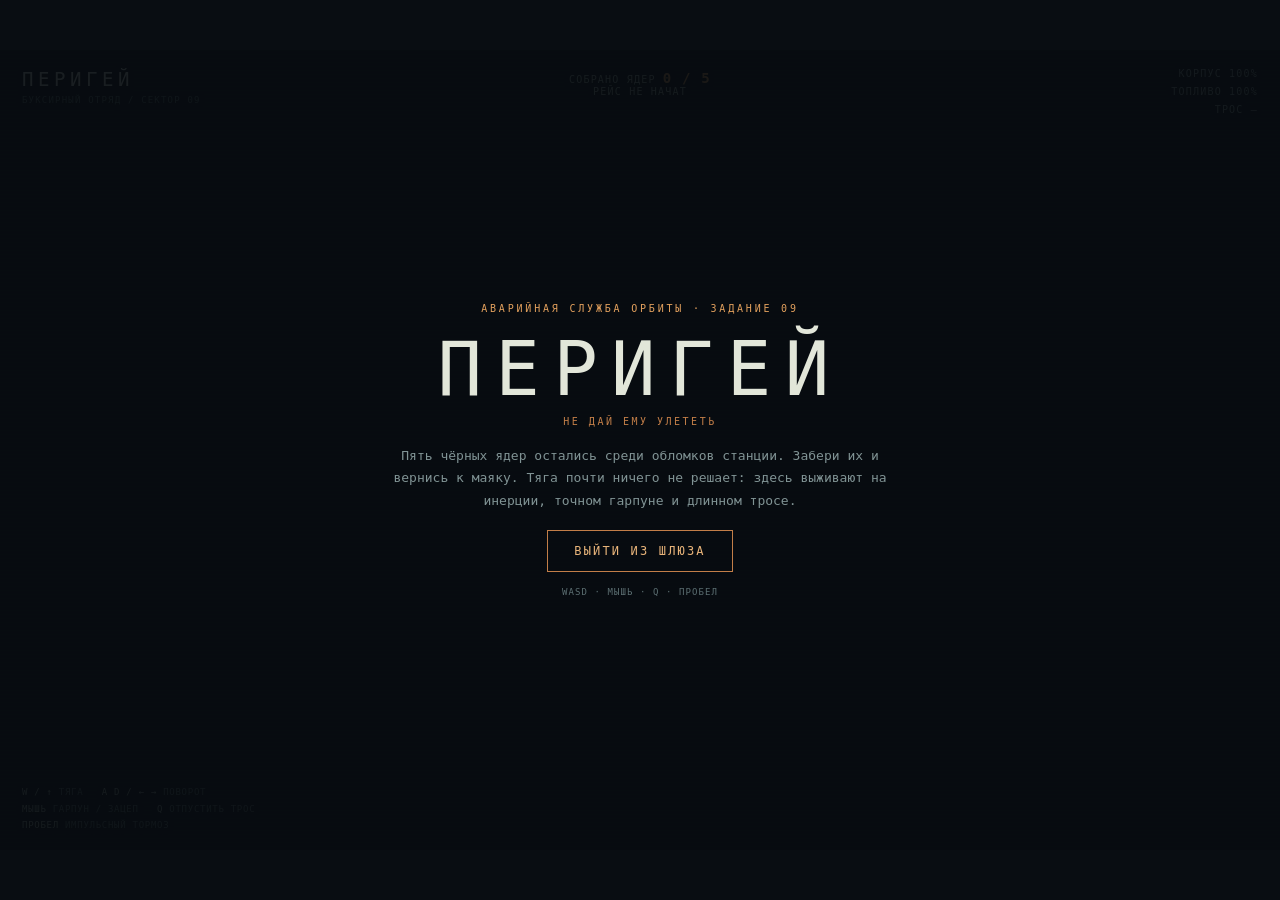
<file: experiments/02-perigey/index.html>
<!doctype html>
<html lang="ru"><head><meta charset="utf-8"><meta name="viewport" content="width=device-width,initial-scale=1,maximum-scale=1,user-scalable=no"><meta name="theme-color" content="#090d12"><title>ПЕРИГЕЙ — буксирный рейс</title><style>
:root{color-scheme:dark}*{box-sizing:border-box}html,body{margin:0;width:100%;height:100%;overflow:hidden;background:#090d12;color:#d8e0d9;font-family:Consolas,monospace}body{display:grid;place-items:center}#game{position:relative;width:min(100vw,160vh);height:min(100vh,62.5vw);min-height:320px;background:#0a1016;overflow:hidden}canvas{display:block;width:100%;height:100%;cursor:crosshair}#hud{position:absolute;inset:0;pointer-events:none;padding:18px 22px;display:flex;justify-content:space-between;align-items:flex-start;text-transform:uppercase;letter-spacing:.12em;font-size:10px;color:#93a5a5;text-shadow:0 1px 5px #000}#title{font-size:19px;letter-spacing:.24em;color:#d8e0d9}#subtitle{margin-top:5px;color:#607777;font-size:9px}#right{text-align:right}#objective{position:absolute;left:50%;top:20px;transform:translateX(-50%);font-size:10px;letter-spacing:.12em;color:#a6b7ad;text-align:center;white-space:nowrap}#objective b{color:#e2a05d;font-size:14px}#prompt{position:absolute;left:50%;bottom:26px;transform:translateX(-50%);font-size:11px;letter-spacing:.08em;color:#e2a05d;text-align:center;white-space:nowrap;text-shadow:0 1px 8px #000}#help{position:absolute;left:22px;bottom:17px;color:#65797b;font-size:9px;line-height:1.8;letter-spacing:.08em;text-shadow:0 1px 5px #000}#help strong{color:#a9b8ad;font-weight:normal}#start{position:absolute;inset:0;background:#070b10e8;display:grid;place-items:center;text-align:center;padding:24px}#start.hidden{display:none}.intro{max-width:570px}.intro .over{color:#e2a05d;letter-spacing:.28em;font-size:10px}.intro h1{font-size:clamp(36px,7vw,74px);letter-spacing:.18em;font-weight:400;margin:12px 0 4px;color:#e2e6d9}.intro p{color:#809394;font:13px/1.7 Consolas,monospace;max-width:500px;margin:18px auto}.intro button{pointer-events:auto;background:transparent;border:1px solid #c27e48;color:#e8b47a;padding:13px 26px;font:12px Consolas,monospace;letter-spacing:.18em;text-transform:uppercase;cursor:pointer}.intro button:hover{background:#c27e4822}.intro small{display:block;margin-top:15px;color:#5c6f72;font-size:9px;letter-spacing:.12em}.scan{position:absolute;inset:0;pointer-events:none;background:repeating-linear-gradient(0deg,#fff0 0 3px,#ffffff05 4px);mix-blend-mode:screen;opacity:.3}
</style></head><body><main id="game"><canvas id="c"></canvas><div id="hud"><div><div id="title">ПЕРИГЕЙ</div><div id="subtitle">БУКСИРНЫЙ ОТРЯД / СЕКТОР 09</div></div><div id="objective">СОБРАНО ЯДЕР <b id="cores">0 / 5</b><br><span id="status">РЕЙС НЕ НАЧАТ</span></div><div id="right"><div>КОРПУС <span id="hull">100</span>%</div><div style="margin-top:7px">ТОПЛИВО <span id="fuel">100</span>%</div><div style="margin-top:7px">ТРОС <span id="rope">—</span></div></div></div><div id="prompt"></div><div id="help"><strong>W / ↑</strong> ТЯГА &nbsp; <strong>A D / ← →</strong> ПОВОРОТ<br><strong>МЫШЬ</strong> ГАРПУН / ЗАЦЕП &nbsp; <strong>Q</strong> ОТПУСТИТЬ ТРОС<br><strong>ПРОБЕЛ</strong> ИМПУЛЬСНЫЙ ТОРМОЗ</div><div class="scan"></div><section id="start"><div class="intro"><div class="over">АВАРИЙНАЯ СЛУЖБА ОРБИТЫ · ЗАДАНИЕ 09</div><h1>ПЕРИГЕЙ</h1><div style="color:#c27e48;letter-spacing:.25em;font-size:10px">НЕ ДАЙ ЕМУ УЛЕТЕТЬ</div><p>Пять чёрных ядер остались среди обломков станции. Забери их и вернись к маяку. Тяга почти ничего не решает: здесь выживают на инерции, точном гарпуне и длинном тросе.</p><button id="begin">ВЫЙТИ ИЗ ШЛЮЗА</button><small>WASD · МЫШЬ · Q · ПРОБЕЛ</small></div></section></main><script>
(()=>{
const canvas=document.getElementById('c'),ctx=canvas.getContext('2d'),W=1200,H=750,world={w:2600,h:1900};let dpr=1;
function resize(){dpr=Math.min(devicePixelRatio||1,2);canvas.width=Math.floor(canvas.clientWidth*dpr);canvas.height=Math.floor(canvas.clientHeight*dpr)}new ResizeObserver(resize).observe(canvas);resize();
const keys={},mouse={x:0,y:0,down:false};addEventListener('keydown',e=>{keys[e.key.toLowerCase()]=true;if([' ','arrowup','arrowdown','arrowleft','arrowright'].includes(e.key.toLowerCase()))e.preventDefault();if(e.key.toLowerCase()==='q')release();});addEventListener('keyup',e=>keys[e.key.toLowerCase()]=false);canvas.addEventListener('pointermove',e=>{const r=canvas.getBoundingClientRect();mouse.x=(e.clientX-r.left)/r.width*canvas.width/dpr;mouse.y=(e.clientY-r.top)/r.height*canvas.height/dpr});canvas.addEventListener('pointerdown',()=>{mouse.down=true;fireHarpoon()});addEventListener('pointerup',()=>mouse.down=false);
const rand=(a,b)=>a+Math.random()*(b-a),clamp=(v,a,b)=>Math.max(a,Math.min(b,v)),dist=(a,b)=>Math.hypot(a.x-b.x,a.y-b.y);
let ship,anchors,rocks,cores,particles,rope,shots,started=false,won=false,lost=false,cam={x:0,y:0},last=0,toast='',toastTime=0,frame=0;
function reset(){ship={x:world.w/2,y:world.h/2+500,vx:0,vy:0,a:-Math.PI/2,hull:100,fuel:100,inv:0};anchors=[];rocks=[];cores=[];particles=[];shots=[];rope=null;won=false;lost=false;frame=0;
// A route with deliberately placed swing points, then a noisy debris field.
const pts=[[900,1350],[1190,1110],[1530,900],[1880,650],[1450,430],[930,560],[570,900],[2050,1250],[500,1450],[2100,350]];
pts.forEach((p,i)=>anchors.push({x:p[0],y:p[1],r:13,phase:rand(0,6)}));
for(let i=0;i<42;i++){let x=rand(180,world.w-180),y=rand(150,world.h-150);if(Math.hypot(x-ship.x,y-ship.y)<250)continue;rocks.push({x,y,r:rand(18,68),a:rand(0,6),spin:rand(-.006,.006),seed:rand(0,999),hp:2})}
const cp=[[700,1190],[1370,1020],[1770,780],[1120,430],[530,1110]];cp.forEach((p,i)=>cores.push({x:p[0],y:p[1],got:false,phase:rand(0,6)}));
particles=[];shots=[];cam.x=ship.x;cam.y=ship.y;document.getElementById('cores').textContent='0 / 5';document.getElementById('hull').textContent='100';document.getElementById('fuel').textContent='100';document.getElementById('status').textContent='ПОИСК ЯДЕР';say('Найди пять ядер. Маяк — внизу карты.');}
function say(t){toast=t;toastTime=2.8;document.getElementById('prompt').textContent=t}
function release(){if(rope){rope=null;say('ТРОС ОТПУЩЕН')}}
function screenToWorld(x,y){return{x:x+cam.x-canvas.width/dpr/2,y:y+cam.y-canvas.height/dpr/2}}
function fireHarpoon(){if(!started||won||lost)return;if(rope){release();return}let p=screenToWorld(mouse.x,mouse.y),best=null,bd=470;for(const a of anchors){let d=dist(p,a);if(d<bd){bd=d;best=a}}if(best){rope={anchor:best,len:Math.max(80,dist(ship,best)*.88)};say('ЗАЦЕПЛЕНИЕ. ТРОС НАТЯНУТ.')}else{say('НЕТ ЗАЦЕПА. ИЩИ СВЕТОВЫЕ МАЯКИ.')}}
function burst(x,y,color,n=12){for(let i=0;i<n;i++){let a=rand(0,Math.PI*2),s=rand(25,190);particles.push({x,y,vx:Math.cos(a)*s,vy:Math.sin(a)*s,life:rand(.25,.9),max:.9,color,size:rand(1,3)})}}
function update(dt){if(!started||won||lost)return;frame+=dt;ship.inv=Math.max(0,ship.inv-dt);if(keys['a']||keys['arrowleft'])ship.a-=2.7*dt;if(keys['d']||keys['arrowright'])ship.a+=2.7*dt;if((keys['w']||keys['arrowup'])&&ship.fuel>0){ship.vx+=Math.cos(ship.a)*240*dt;ship.vy+=Math.sin(ship.a)*240*dt;ship.fuel=Math.max(0,ship.fuel-3.2*dt);if(Math.random()<.8)particles.push({x:ship.x-Math.cos(ship.a)*18,y:ship.y-Math.sin(ship.a)*18,vx:-Math.cos(ship.a)*rand(40,120)+rand(-20,20),vy:-Math.sin(ship.a)*rand(40,120)+rand(-20,20),life:.3,max:.3,color:'#e29b5a',size:rand(2,5)})}
if(keys[' ']){ship.vx*=Math.pow(.12,dt);ship.vy*=Math.pow(.12,dt)}
if(rope){let dx=rope.anchor.x-ship.x,dy=rope.anchor.y-ship.y,d=Math.hypot(dx,dy)||1;if(d>rope.len){let nx=dx/d,ny=dy/d,ex=d-rope.len;let radial=ship.vx*nx+ship.vy*ny;if(radial<0){ship.vx-=nx*radial;ship.vy-=ny*radial}ship.x+=nx*ex*.82;ship.y+=ny*ex*.82;}let tangent=ship.vx*(-dy/d)+ship.vy*(dx/d);if(d>rope.len-15&&Math.abs(tangent)>220)ship.fuel=Math.max(0,ship.fuel-.15*dt)}
ship.x+=ship.vx*dt;ship.y+=ship.vy*dt;ship.vx*=Math.pow(.996,dt*60);ship.vy*=Math.pow(.996,dt*60);ship.x=clamp(ship.x,40,world.w-40);ship.y=clamp(ship.y,40,world.h-40);
for(const r of rocks){r.a+=r.spin;let d=Math.hypot(ship.x-r.x,ship.y-r.y),min=r.r+13;if(d<min){let nx=(ship.x-r.x)/(d||1),ny=(ship.y-r.y)/(d||1),v=ship.vx*nx+ship.vy*ny;if(v<0){ship.vx-=1.7*v*nx;ship.vy-=1.7*v*ny}ship.x=r.x+nx*min;ship.y=r.y+ny*min;if(ship.inv<=0){ship.hull=Math.max(0,ship.hull-Math.max(4,Math.abs(v)*.035));ship.inv=.65;burst(ship.x,ship.y,'#e27858',14);say('УДАР. КОРПУС ПОВРЕЖДЁН.')}}}
for(const c of cores){c.phase+=dt;if(!c.got&&Math.hypot(ship.x-c.x,ship.y-c.y)<36){c.got=true;burst(c.x,c.y,'#e5b66d',28);let n=cores.filter(x=>x.got).length;document.getElementById('cores').textContent=n+' / 5';say('ЯДРО '+n+' / 5 ЗАБРАНО');}}
for(const p of particles){p.x+=p.vx*dt;p.y+=p.vy*dt;p.vx*=.98;p.vy*=.98;p.life-=dt}particles=particles.filter(p=>p.life>0);
cam.x+=(ship.x-cam.x)*Math.min(1,dt*3.2);cam.y+=(ship.y-cam.y)*Math.min(1,dt*3.2);
let home={x:world.w/2,y:world.h/2+500};if(cores.every(c=>c.got)&&Math.hypot(ship.x-home.x,ship.y-home.y)<65){won=true;document.getElementById('status').textContent='РЕЙС ВЫПОЛНЕН';say('ВСЕ ЯДРА ДОСТАВЛЕНЫ. ТЫ ВЕРНУЛСЯ.');}
if(ship.hull<=0||ship.fuel<=0&&Math.hypot(ship.vx,ship.vy)<3){lost=true;document.getElementById('status').textContent='СВЯЗЬ ПОТЕРЯНА';say('БУКСИР НЕ ВЕРНУЛСЯ. НАЖМИ R ДЛЯ ПОВТОРА.');}
if(toastTime>0){toastTime-=dt;if(toastTime<=0)document.getElementById('prompt').textContent=''}
document.getElementById('hull').textContent=Math.round(ship.hull);document.getElementById('fuel').textContent=Math.round(ship.fuel);document.getElementById('rope').textContent=rope?'ЗАЦЕП':'—';}
function draw(){let cw=canvas.width/dpr,ch=canvas.height/dpr;ctx.setTransform(dpr,0,0,dpr,0,0);ctx.clearRect(0,0,cw,ch);ctx.fillStyle='#0a1118';ctx.fillRect(0,0,cw,ch);let ox=cw/2-cam.x,oy=ch/2-cam.y;ctx.save();ctx.translate(ox,oy);
// Sparse star field / sector grid
ctx.strokeStyle='#24343a';ctx.lineWidth=1;for(let x=0;x<=world.w;x+=200){ctx.globalAlpha=.22;ctx.beginPath();ctx.moveTo(x,0);ctx.lineTo(x,world.h);ctx.stroke()}for(let y=0;y<=world.h;y+=200){ctx.beginPath();ctx.moveTo(0,y);ctx.lineTo(world.w,y);ctx.stroke()}ctx.globalAlpha=1;
for(let i=0;i<150;i++){let x=(i*173+31)%world.w,y=(i*293+47)%world.h;ctx.fillStyle=i%7===0?'#d6a16a':'#6f9294';ctx.globalAlpha=.3+(i%5)*.1;ctx.fillRect(x,y,1.5,1.5)}ctx.globalAlpha=1;
// Home beacon
let home={x:world.w/2,y:world.h/2+500};ctx.save();ctx.translate(home.x,home.y);ctx.strokeStyle='#e5a05f';ctx.globalAlpha=.65;ctx.lineWidth=2;ctx.beginPath();ctx.arc(0,0,54+Math.sin(frame*2)*4,0,Math.PI*2);ctx.stroke();ctx.globalAlpha=.2;ctx.beginPath();ctx.arc(0,0,80,0,Math.PI*2);ctx.stroke();ctx.globalAlpha=1;ctx.fillStyle='#e5a05f';ctx.font='10px Consolas';ctx.fillText('МАЯК / ВОЗВРАТ',-52,78);ctx.restore();
for(const a of anchors){ctx.save();ctx.translate(a.x,a.y);ctx.rotate(frame*.15+a.phase);ctx.strokeStyle='#72b4ae';ctx.lineWidth=2;ctx.globalAlpha=.85;ctx.beginPath();ctx.arc(0,0,12,0,Math.PI*2);ctx.stroke();ctx.beginPath();ctx.moveTo(-18,0);ctx.lineTo(18,0);ctx.moveTo(0,-18);ctx.lineTo(0,18);ctx.stroke();ctx.fillStyle='#b1d4c1';ctx.fillRect(-2,-2,4,4);ctx.restore()}
for(const r of rocks){ctx.save();ctx.translate(r.x,r.y);ctx.rotate(r.a);ctx.beginPath();for(let i=0;i<9;i++){let a=i/9*Math.PI*2,rr=r.r*(.72+.28*Math.sin(i*12.31+r.seed));let x=Math.cos(a)*rr,y=Math.sin(a)*rr;if(i===0)ctx.moveTo(x,y);else ctx.lineTo(x,y)}ctx.closePath();ctx.fillStyle='#27343a';ctx.strokeStyle='#52656a';ctx.lineWidth=2;ctx.fill();ctx.stroke();ctx.strokeStyle='#71827c';ctx.globalAlpha=.35;ctx.beginPath();ctx.moveTo(-r.r*.3,-r.r*.1);ctx.lineTo(r.r*.25,-r.r*.3);ctx.stroke();ctx.restore()}
for(const c of cores){if(c.got)continue;let pulse=1+Math.sin(frame*3+c.phase)*.18;ctx.save();ctx.translate(c.x,c.y);ctx.rotate(frame*.4);ctx.shadowColor='#e7ae68';ctx.shadowBlur=24;ctx.strokeStyle='#e7ae68';ctx.lineWidth=2;ctx.beginPath();ctx.moveTo(0,-13*pulse);ctx.lineTo(10*pulse,0);ctx.lineTo(0,13*pulse);ctx.lineTo(-10*pulse,0);ctx.closePath();ctx.stroke();ctx.fillStyle='#e7ae68';ctx.globalAlpha=.5;ctx.fill();ctx.restore()}
if(rope){ctx.strokeStyle='#e6a565';ctx.lineWidth=2;ctx.setLineDash([7,5]);ctx.beginPath();ctx.moveTo(ship.x,ship.y);ctx.lineTo(rope.anchor.x,rope.anchor.y);ctx.stroke();ctx.setLineDash([]);ctx.fillStyle='#e6a565';ctx.beginPath();ctx.arc(rope.anchor.x,rope.anchor.y,5,0,Math.PI*2);ctx.fill()}
for(const p of particles){ctx.globalAlpha=clamp(p.life/p.max,0,1);ctx.fillStyle=p.color;ctx.beginPath();ctx.arc(p.x,p.y,p.size,0,Math.PI*2);ctx.fill()}ctx.globalAlpha=1;
// ship vector silhouette
ctx.save();ctx.translate(ship.x,ship.y);ctx.rotate(ship.a);ctx.shadowColor='#7dc2ba';ctx.shadowBlur=18;ctx.fillStyle='#c7d7ca';ctx.strokeStyle='#75a9a1';ctx.lineWidth=2;ctx.beginPath();ctx.moveTo(20,0);ctx.lineTo(-13,-10);ctx.lineTo(-8,0);ctx.lineTo(-13,10);ctx.closePath();ctx.fill();ctx.stroke();ctx.shadowBlur=0;ctx.strokeStyle='#314d51';ctx.beginPath();ctx.moveTo(-5,-5);ctx.lineTo(-5,5);ctx.stroke();ctx.restore();
ctx.restore();
// subtle reticle and compass
ctx.strokeStyle='#66858a';ctx.globalAlpha=.35;ctx.beginPath();ctx.arc(cw/2,ch/2,22,0,Math.PI*2);ctx.moveTo(cw/2-30,ch/2);ctx.lineTo(cw/2-15,ch/2);ctx.moveTo(cw/2+15,ch/2);ctx.lineTo(cw/2+30,ch/2);ctx.moveTo(cw/2,ch/2-30);ctx.lineTo(cw/2,ch/2-15);ctx.moveTo(cw/2,ch/2+15);ctx.lineTo(cw/2,ch/2+30);ctx.stroke();ctx.globalAlpha=1;
// speed vector
let sp=Math.hypot(ship.vx,ship.vy);ctx.fillStyle='#79908e';ctx.font='10px Consolas';ctx.fillText('СКОРОСТЬ '+Math.round(sp),cw-155,ch-22);ctx.fillText('СЕКТОР 09',cw-155,ch-8);
if(won||lost){ctx.fillStyle='#05090ddc';ctx.fillRect(0,0,cw,ch);ctx.textAlign='center';ctx.fillStyle=won?'#e5b16f':'#d8795b';ctx.font='28px Consolas';ctx.fillText(won?'РЕЙС ЗАВЕРШЁН':'БУКСИР ПОТЕРЯН',cw/2,ch/2-15);ctx.fillStyle='#91a4a0';ctx.font='12px Consolas';ctx.fillText(won?'ПЯТЬ ЯДЕР. ОДИН ВОЗВРАТ.':'R — ПОПРОБОВАТЬ ЕЩЁ РАЗ',cw/2,ch/2+20);ctx.textAlign='left'}
}
function loop(t){let dt=Math.min(.033,(t-last)/1000||0);last=t;if(keys['r']&&(won||lost)){reset();keys['r']=false}update(dt);draw();requestAnimationFrame(loop)}requestAnimationFrame(loop);
document.getElementById('begin').addEventListener('click',()=>{document.getElementById('start').classList.add('hidden');started=true;reset()});
})();
</script></body></html>
</file>
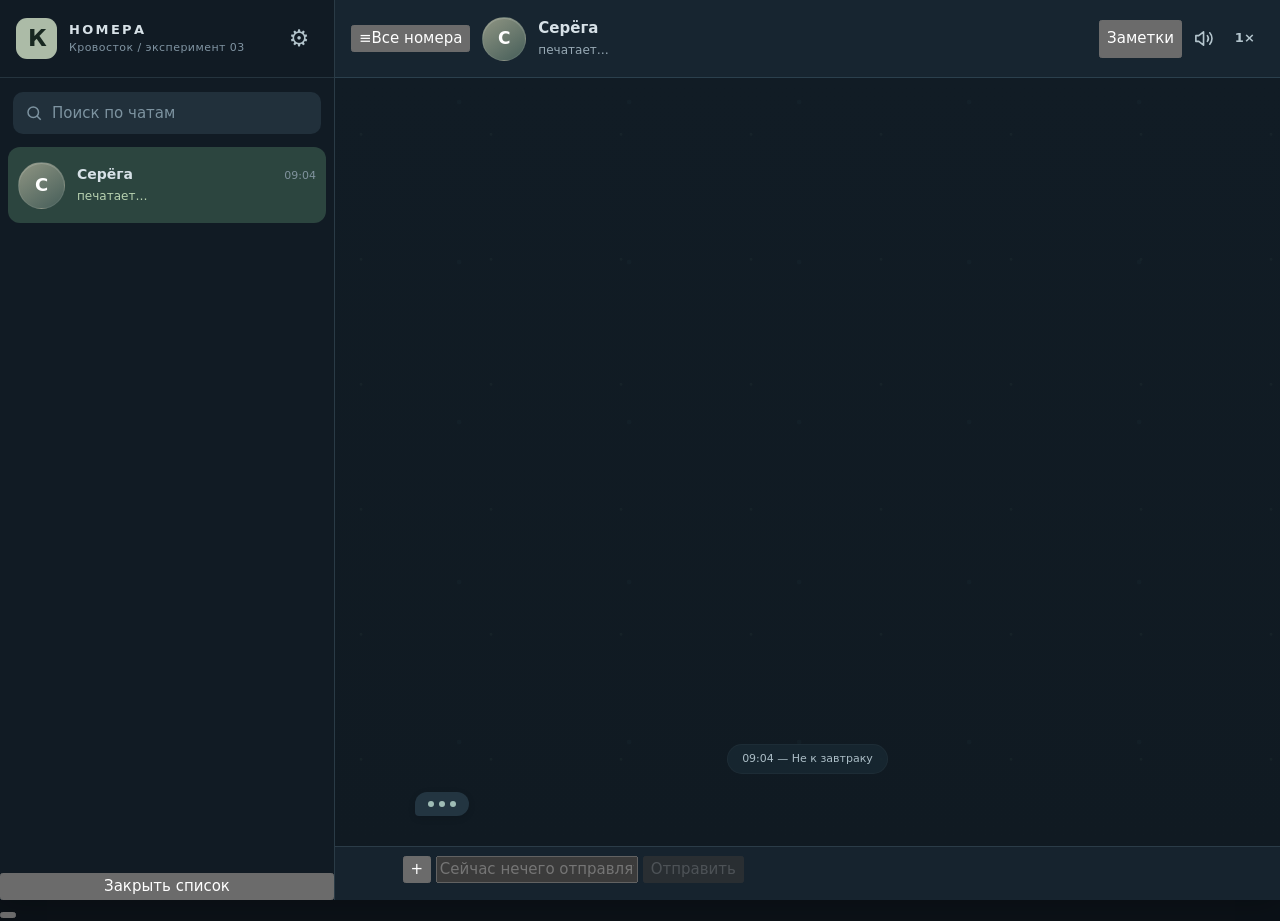
<file: experiments/03-nomera/index.html>
<!doctype html>
<html lang="ru">
<head>
  <meta charset="utf-8">
  <meta name="viewport" content="width=device-width,initial-scale=1,viewport-fit=cover">
  <meta name="theme-color" content="#eee9de">
  <meta name="description" content="КРОВОСТОК — интерактивная криминально-абсурдная история в переписках. Выбирайте ответы. Чужие истории продолжаются без вас.">
  <title>КРОВОСТОК — Номера</title>
  <link rel="icon" type="image/svg+xml" href="../../assets/favicon.svg">
  <link rel="stylesheet" href="../../styles.css"
  <link rel="stylesheet" href="shell.css">
  <script defer src="../../story.js"></script>
  <script defer src="../../second_thursday.js"></script>
  <script defer src="../../next_friday.js"></script>
  <script defer src="../../third_saturday.js"></script>
  <script defer src="../../fourth_sunday.js"></script>
  <script defer src="app.js"></script>
</head>
<body>
<div class="app" id="app">
  <aside class="sidebar" id="sidebar" aria-label="Список переписок">
    <header class="sidebar-head">
      <div class="brand"><span class="brand-glyph">К</span><div><b>НОМЕРА</b><small>Кровосток / эксперимент 03</small></div></div>
      <button class="icon-btn" id="settingsButton" title="Настройки" aria-label="Настройки">⚙</button>
    </header>
    <div class="search-wrap"><svg viewBox="0 0 24 24" aria-hidden="true"><circle cx="11" cy="11" r="7"/><path d="m16 16 5 5"/></svg><input id="search" type="search" placeholder="Поиск по чатам" aria-label="Поиск по чатам" autocomplete="off"></div>
    <div class="chat-list" id="chatList" role="list"></div><button id="closeContacts" type="button" class="contacts-close">Закрыть список</button>
  </aside>
  <main class="conversation" id="conversation">
    <header class="conversation-head"><button type="button" id="contactsToggle" class="nav-trigger" aria-label="Открыть переписки"><span class="nav-dots">≡</span><span class="nav-word">Все номера</span></button>
      <button class="icon-btn back-btn" id="backButton" aria-label="Назад к чатам"><svg viewBox="0 0 24 24"><path d="m15 18-6-6 6-6"/></svg><span class="back-counter" id="totalUnread" hidden></span></button>
      <div class="avatar big" id="activeAvatar" aria-hidden="true">С</div>
      <div class="chat-identity"><b id="activeName">Серёга</b><small id="activeStatus">был недавно</small></div>
      <div class="head-actions"><button id="notesToggle" type="button" class="notes-toggle" title="Заметки о собеседнике">Заметки</button><button id="soundButton" class="icon-btn" title="Звук уведомлений" aria-label="Включить или выключить звук"><svg id="soundIcon" viewBox="0 0 24 24"><path d="M11 5 6 9H3v6h3l5 4V5Z"/><path class="sound-waves" d="M15 9a5 5 0 0 1 0 6m2.5-9a9 9 0 0 1 0 12"/></svg></button><button id="speedButton" class="icon-btn speed-btn" title="Скорость переписки" aria-label="Сменить скорость">1×</button></div>
    </header>
    <div class="thread-scroll" id="threadScroll"><div id="thread" class="thread" aria-live="polite" aria-relevant="additions"></div></div>
    <div class="interaction" id="interaction">
      <div id="quickTitle" hidden></div>
      <div class="compose-wrap" id="composeWrap">
        <div class="quick-replies" id="quickReplies"></div>
        <div class="compose-line">
          <button type="button" id="composeChevron" class="compose-chevron" title="Варианты ответа" aria-label="Показать возможные ответы">+</button>
          <input id="draftInput" type="text" autocomplete="off" spellcheck="false" placeholder="Напиши, что ответить…" aria-label="Сообщение">
          <button type="button" id="sendDraft" class="send-draft" aria-label="Отправить ответ">Отправить</button>
        </div>
      </div>
      <span id="fakeInputText" hidden></span>
    </div>
  </main>
</div>
<button id="contactsShade" class="contacts-shade" type="button" aria-label="Закрыть список контактов"></button>
<aside id="notesPanel" class="notes-panel" hidden aria-label="Личные заметки">
  <header><span>Личная записная книжка</span><button id="notesClose" type="button" aria-label="Закрыть заметки">×</button></header>
  <h2 id="noteName">Серёга</h2>
  <p>Что тебе известно об этом человеке? Эти записи видишь только ты.</p>
  <textarea id="noteText" rows="8" placeholder="Свои версии, имена, долги, подозрения…" aria-label="Заметки о контакте"></textarea>
  <button type="button" id="pinContact" class="pin-contact">Отметить как важный</button>
  <h3>Что ты ему отвечал</h3><div id="contactDecisions" class="contact-decisions"></div>
</aside>
<div class="toast" id="toast" role="status" aria-live="polite"></div>
<div class="overlay" id="modal" hidden><div class="modal" role="dialog" aria-modal="true" aria-labelledby="modalTitle"><button id="closeModal" class="modal-close" aria-label="Закрыть">×</button><h2 id="modalTitle">Настройки</h2><div id="modalContent"></div></div></div>
<script type="application/ld+json">{"@context":"https://schema.org","@type":"VideoGame","name":"КРОВОСТОК — Переписки","genre":"Interactive fiction","inLanguage":"ru","gamePlatform":"Web Browser"}</script>
</body>
</html>
</file>
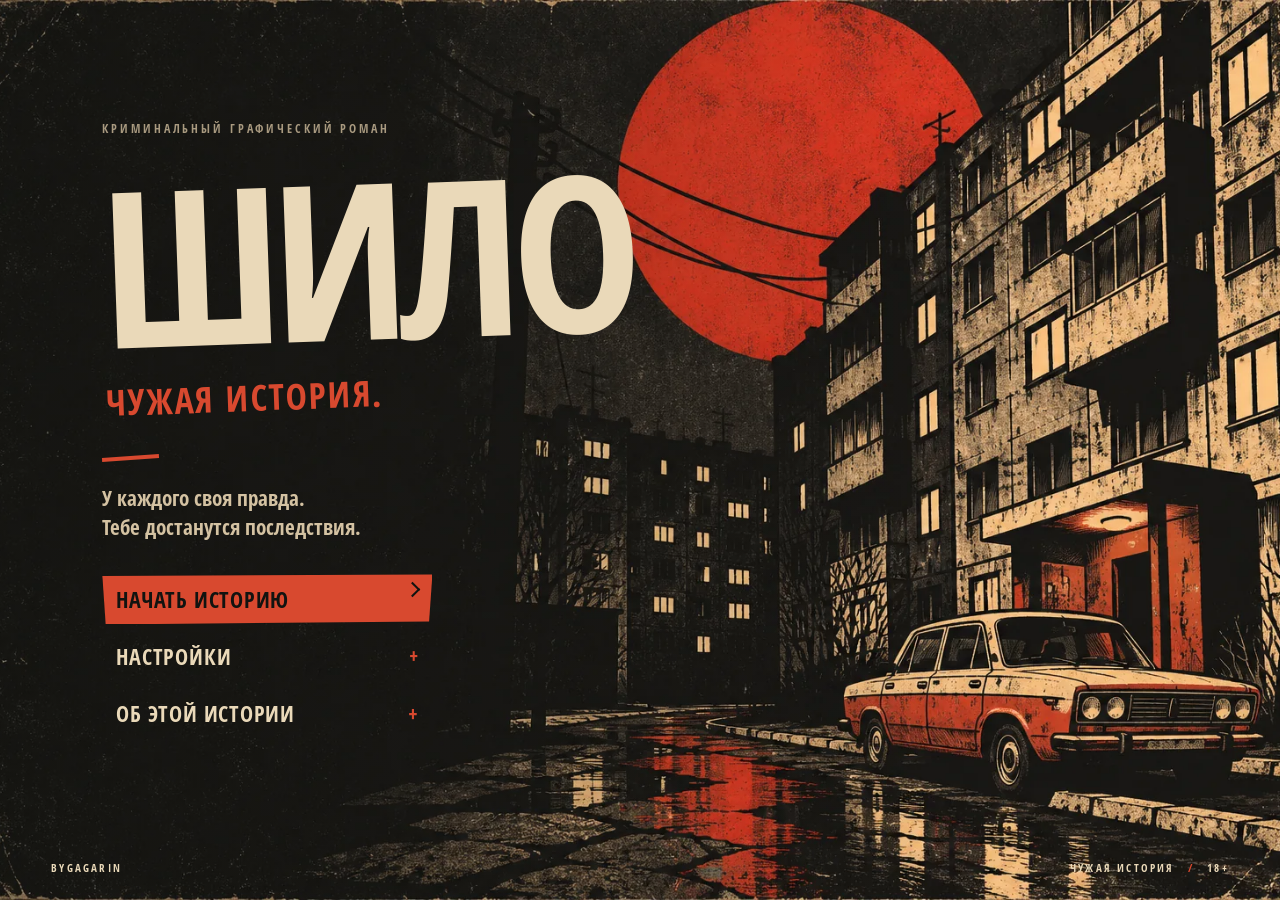
<file: experiments/04-kadr/index.html>
<!doctype html>
<html lang="ru"><head><meta charset="utf-8"><meta name="viewport" content="width=device-width, initial-scale=1, viewport-fit=cover"><meta name="theme-color" content="#121310"><meta name="description" content="ШИЛО. Чужая история. Криминальный графический роман. Одиннадцать дней чужих историй и твоих решений."><title>ШИЛО — Чужая история</title><link rel="icon" href="mark.svg" type="image/svg+xml"><link rel="preload" href="art/condensed.ttf" as="font" type="font/ttf" crossorigin><link rel="stylesheet" href="prototype.css?v=10"><script defer src="campaign-data.js?v=6"></script><script defer src="campaign.js?v=10"></script><script defer src="opening.js?v=9"></script><script defer src="sound.js?v=8"></script><script defer src="relations.js?v=9"></script><script defer src="details.js?v=10"></script><script defer src="prototype.js?v=10"></script></head>
<body>
<audio id="music" src="media/shilo.m4a" preload="auto" loop></audio>
<section id="home" class="home" aria-label="Главное меню">
 <div class="home-copy"><p class="eyebrow">КРИМИНАЛЬНЫЙ ГРАФИЧЕСКИЙ РОМАН</p><h1>ШИЛО<span>ЧУЖАЯ ИСТОРИЯ.</span></h1><div class="title-stroke"></div><p class="premise">У каждого своя правда.<br>Тебе достанутся последствия.</p><nav class="home-nav" aria-label="Главное меню"><button id="start" class="menu-primary">НАЧАТЬ ИСТОРИЮ <span>↗</span></button><button id="resume" hidden>ПРОДОЛЖИТЬ <span>→</span></button><button id="settingsBtn">НАСТРОЙКИ <span>+</span></button><button id="aboutBtn">ОБ ЭТОЙ ИСТОРИИ <span>+</span></button></nav></div>
 <footer class="home-foot"><span>BYGAGARIN</span><span>ЧУЖАЯ ИСТОРИЯ <b> / </b> 18+</span></footer>
</section>
<main id="game" hidden>
 <div class="scenery" aria-hidden="true"><img id="backdrop" src="art/serega.webp" alt=""><div class="shade"></div></div>
 <header class="masthead"><button id="menu" class="wordmark" aria-label="Главное меню">ШИЛО<small>ЧУЖАЯ ИСТОРИЯ</small></button><p id="location">ЧЕТВЕРГ / КУХНЯ</p><div class="day"><span id="worldDate">ЧЕТВЕРГ, 6-е</span> <span id="clock">09:04</span></div></header>
 <div class="art-label" aria-hidden="true"><span id="artPlace">ОБЫЧНОЕ УТРО</span><i></i><span id="artName">СЕРЁГА</span></div>
 <section class="conversation" aria-label="История"><div class="conversation-top"><span id="chapter">НЕ К ЗАВТРАКУ</span><button id="relationsBtn" aria-label="Открыть карту связей">СВЯЗИ</button><button id="historyBtn" aria-label="Открыть записи">ЗАПИСИ</button></div><h2 id="name">СЕРЁГА</h2><div id="transcript" class="transcript" aria-live="polite" aria-atomic="false"></div><div id="waiting" class="waiting" hidden><i></i><span id="waitText">Пока нет ответа</span></div><div id="replies" class="replies" aria-label="Твои ответы"></div><div id="aftermath" class="aftermath" hidden></div></section>
 <aside class="contacts" aria-label="Контакты"><h3>НА СВЯЗИ <span id="knownCount">01</span></h3><div id="people"></div><p class="rail-note">У КАЖДОГО<br>СВОЯ ИСТОРИЯ.</p></aside>
 <footer class="bottom"><span id="hint">НЕ К ЗАВТРАКУ</span><div><button id="eventsBtn">СОБЫТИЯ <b id="eventCount"></b></button><button id="skip">ПРОПУСТИТЬ ОЖИДАНИЕ <kbd>SPACE</kbd></button><button id="sound" aria-pressed="true">ЗВУК: ВКЛ</button></div></footer>
<div id="notice" class="world-notice" role="status" aria-live="polite" hidden></div>
</main>
<dialog id="dialog"><div class="dialog-top"><h2 id="dialogTitle"></h2><button id="closeDialog" aria-label="Закрыть">×</button></div><div id="dialogBody"></div></dialog>
</body></html>
</file>
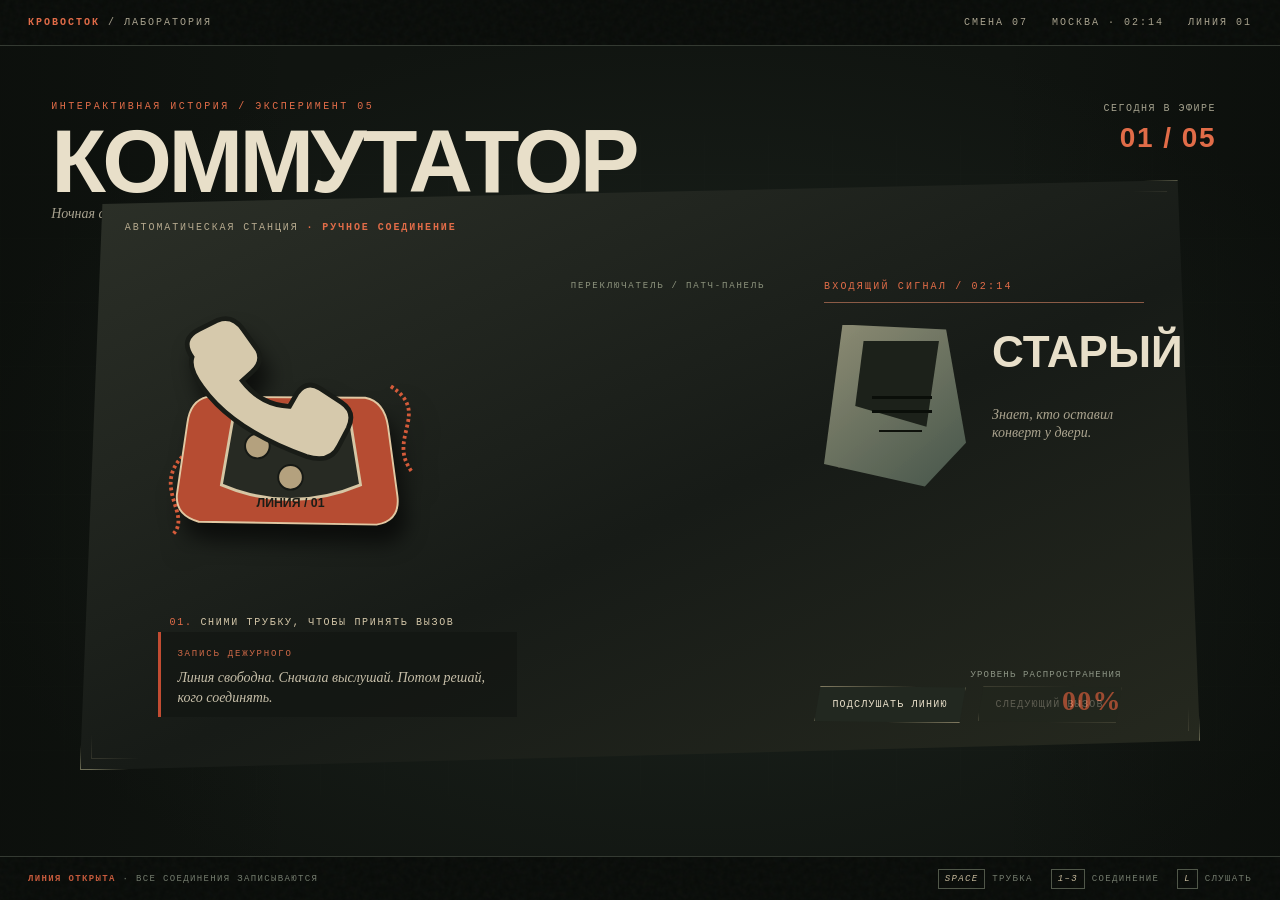
<file: experiments/05-kommutator/index.html>
<!doctype html><html lang="ru"><head><meta charset="utf-8"><meta name="viewport" content="width=device-width,initial-scale=1"><title>КОММУТАТОР — ночная смена</title><link rel="stylesheet" href="style.css"></head><body><div id="game"><header class="top"><div><b>КРОВОСТОК</b> / ЛАБОРАТОРИЯ</div><div class="right"><span>СМЕНА 07</span><span>МОСКВА · 02:14</span><span>ЛИНИЯ 01</span></div></header><main class="stage"><div class="stage-grid"></div><div class="title-stamp"><small>ИНТЕРАКТИВНАЯ ИСТОРИЯ / ЭКСПЕРИМЕНТ 05</small><h1>КОММУТАТОР</h1><p>Ночная смена. Никто не звонит просто так.</p></div><div class="shift">СЕГОДНЯ В ЭФИРЕ<strong id="round">01 / 05</strong></div><section class="console"><div class="desk"></div><div class="console-label">АВТОМАТИЧЕСКАЯ СТАНЦИЯ <b>· РУЧНОЕ СОЕДИНЕНИЕ</b></div><svg class="wires" id="wires" viewBox="0 0 1120 590" preserveAspectRatio="none"><path id="wireA"/><path id="wireB"/><path id="wireC"/></svg><div class="phone" id="phone"><svg viewBox="0 0 280 250"><path class="cord" d="M30 150 C-10 185 38 216 15 237 M246 80 C290 108 240 135 269 171"/><path class="body" d="M52 91 Q34 95 31 119 L20 194 Q18 216 43 223 L231 226 Q256 222 253 196 L243 122 Q239 96 219 92Z"/><path class="dial" d="M79 115 Q140 84 203 115 L214 184 Q140 215 67 184Z"/><circle class="dialhole" cx="105" cy="143" r="13"/><circle class="dialhole" cx="175" cy="143" r="13"/><circle class="dialhole" cx="140" cy="176" r="13"/><path class="handset" d="M36 49 Q23 30 43 20 L63 10 Q79 4 90 20 L105 41 Q112 54 99 65 L89 74 Q109 100 139 101 L147 87 Q157 73 171 82 L194 97 Q209 107 201 124 L191 143 Q182 162 157 154 Q79 126 47 81 Q32 61 36 49Z"/><text x="140" y="207" text-anchor="middle" class="logo">ЛИНИЯ / 01</text></svg></div><div class="phone-hint"><span>01.</span> СНИМИ ТРУБКУ, ЧТОБЫ ПРИНЯТЬ ВЫЗОВ</div><div class="caller"><div class="caller-label" id="callerLabel">ВХОДЯЩИЙ СИГНАЛ / 02:14</div><div class="portrait" id="portrait"><i></i><b id="portraitLetter">С</b></div><h2 id="callerName">СТАРЫЙ</h2><p id="callerDesc">Знает, кто оставил конверт у двери.</p></div><div class="patch"><div class="patch-caption">ПЕРЕКЛЮЧАТЕЛЬ / ПАТЧ-ПАНЕЛЬ</div><div class="patch-col" id="leftJacks"></div><div class="patch-col" id="rightJacks"></div></div><div class="readout"><small id="readoutTitle">ЗАПИСЬ ДЕЖУРНОГО</small><p id="readoutText">Линия свободна. Сначала выслушай. Потом решай, кого соединять.</p></div><div class="meter">УРОВЕНЬ РАСПРОСТРАНЕНИЯ<strong id="rumor">00%</strong></div><div class="actions"><button class="action" id="listen">ПОДСЛУШАТЬ ЛИНИЮ</button><button class="action" id="next" disabled>СЛЕДУЮЩИЙ ВЫЗОВ</button></div></section><div class="dialogue" id="dialogue" hidden><div class="dtop"><span id="dtag">ВХОДЯЩАЯ ЛИНИЯ</span><span id="dtime">02:14</span></div><h3 id="dtitle">ТРУБКУ ВЗЯЛИ</h3><p id="dtext"></p><div class="dbottom"><span id="dmeta">СЛУШАЙ ВНИМАТЕЛЬНО</span><button id="dnext">ПОНЯТНО</button></div></div><div class="end-screen" id="ending" hidden><div class="end-inner"><small>СМЕНА ЗАВЕРШЕНА / ПРОТОКОЛ СОЕДИНЕНИЙ</small><h2 id="endTitle">ЛИНИЯ ЗАМОЛКЛА</h2><p id="endText"></p><p id="endStats"></p><button id="restart">НАЧАТЬ НОВУЮ СМЕНУ</button></div></div></main><footer class="foot"><div><b>ЛИНИЯ ОТКРЫТА</b> · ВСЕ СОЕДИНЕНИЯ ЗАПИСЫВАЮТСЯ</div><div class="keys"><span><i class="key">SPACE</i> ТРУБКА</span><span><i class="key">1–3</i> СОЕДИНЕНИЕ</span><span><i class="key">L</i> СЛУШАТЬ</span></div></footer></div><script src="game.js"></script></body></html>
</file>
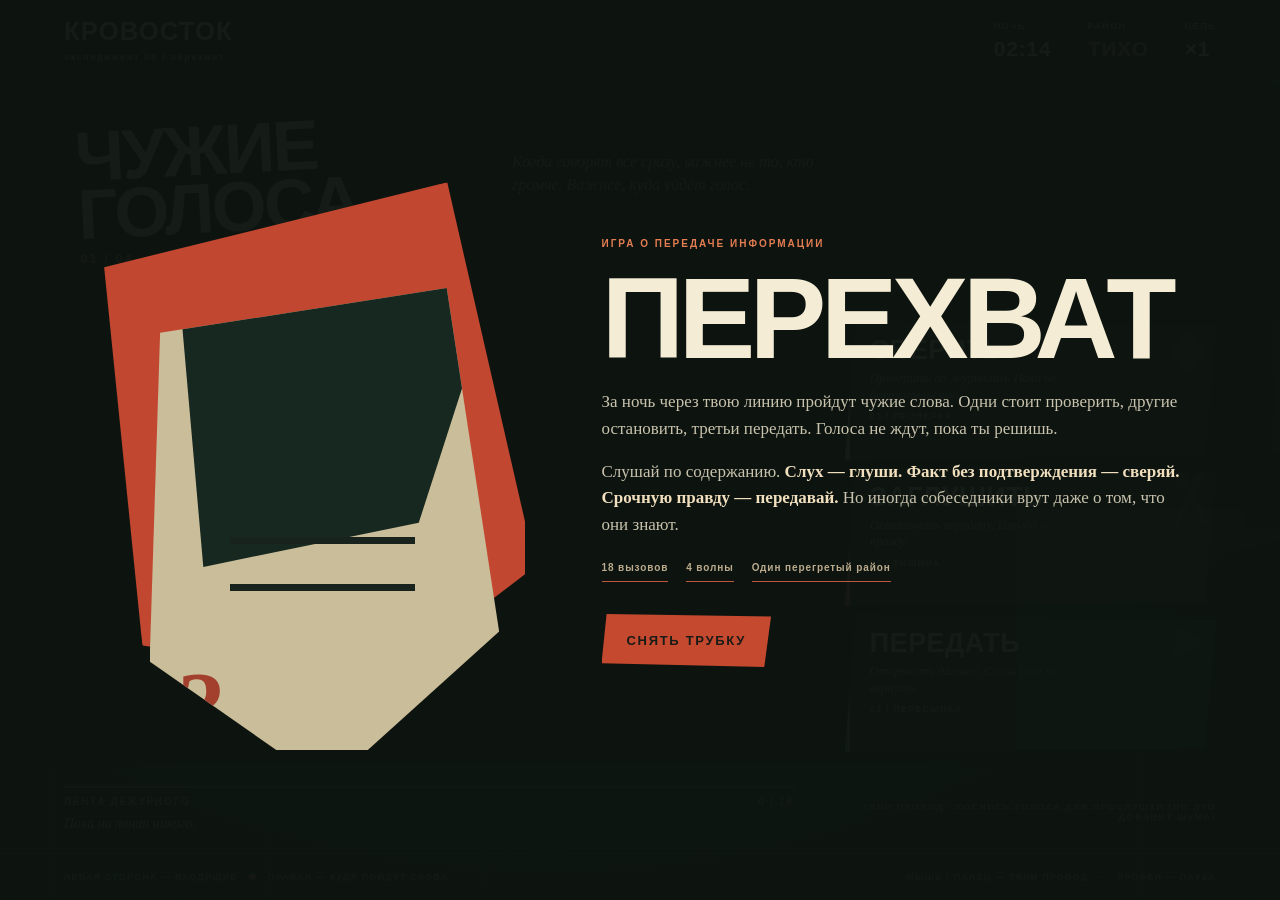
<file: experiments/06-perehvat/index.html>
<!doctype html><html lang="ru"><head><meta charset="utf-8"><meta name="viewport" content="width=device-width,initial-scale=1,viewport-fit=cover"><title>КРОВОСТОК / ПЕРЕХВАТ</title><style>:root{--bg:#101612;--ink:#f4ecd4;--faded:#b6b4a3;--blood:#d64a2c;--gold:#e2cba3;--mint:#82a69c;--deep:#202923;--shadow:#050806}*{box-sizing:border-box}html,body{height:100%;margin:0;overflow:hidden;background:#0b110e;color:var(--ink);font-family:Arial,sans-serif}button{font:inherit;cursor:pointer}button:focus-visible,[role=button]:focus-visible{outline:2px solid #f0e3b7;outline-offset:4px}#game{height:100dvh;position:relative;max-width:1800px;margin:auto;overflow:hidden;isolation:isolate}#bg{position:absolute;inset:0;width:100%;height:100%;z-index:-2;pointer-events:none}#game:before{position:absolute;inset:0;z-index:-1;pointer-events:none;content:'';background:repeating-linear-gradient(0deg,transparent 0 3px,#e4d1b305 3px 4px),radial-gradient(ellipse at 43% 48%,transparent 0,#03060480 80%)}#hud{height:82px;position:absolute;top:0;left:0;right:0;display:flex;align-items:center;justify-content:space-between;padding:0 5%;border-bottom:1px solid #e8d9ac2a;z-index:9}.brand{font:900 clamp(21px,2vw,31px)/1 Impact,'Arial Narrow',sans-serif;letter-spacing:.045em}.brand small{display:block;margin-top:7px;font:700 9px Arial,sans-serif;letter-spacing:.19em;color:#db9d80}.stats{display:flex;gap:36px}.stats>div{font:700 9px Arial,sans-serif;letter-spacing:.16em;color:#aeab98}.stats b{display:block;font:900 21px Impact,sans-serif;letter-spacing:.04em;color:#f5e9ca;margin-top:6px}.stats #heat{color:#dd7e51}#stage{position:absolute;inset:82px 0 47px}#leftTitle{position:absolute;left:6%;top:5%;font:900 clamp(45px,5.5vw,103px)/.82 Impact,'Arial Narrow',sans-serif;letter-spacing:-.035em;transform:rotate(-3deg);color:#f1e4c9;pointer-events:none}#leftTitle span{display:block;margin-top:15px;color:#e46a49;font:900 13px Arial,sans-serif;letter-spacing:.15em;transform:rotate(3deg)}#subtitle{position:absolute;top:9%;left:40%;max-width:340px;font:italic 16px/1.4 Georgia,serif;color:#c5c2ab}#incoming{position:absolute;top:31%;bottom:13%;left:5%;width:57%;display:flex;flex-direction:column;justify-content:space-around;gap:8px;pointer-events:none}.call{position:relative;display:flex;align-items:center;gap:13px;width:min(570px,94%);height:calc((100% - 18px)/3);max-height:152px;min-height:78px;padding:8px 20px 9px 8px;pointer-events:auto;cursor:grab;touch-action:none;filter:drop-shadow(6px 7px 0 #0009);background:var(--card,#273b31);clip-path:polygon(0 4%,97% 0,100% 87%,94% 100%,2% 96%);animation:slam .25s cubic-bezier(.17,.8,.23,1) both;transition:transform .12s}.call:hover{transform:translateX(7px)}.call.dragged{transform:scale(1.04);filter:drop-shadow(3px 9px 7px #000b)}.call-face{position:relative;flex:0 0 clamp(65px,7vw,104px);width:clamp(65px,7vw,104px);height:90%;background:var(--face,#c1b696);overflow:hidden;clip-path:polygon(5% 0,85% 6%,100% 88%,40% 100%,0 81%)}.call-face:before{content:'';position:absolute;left:13%;top:-8%;width:84%;height:61%;background:#1d2823;clip-path:polygon(0 0,100% 0,95% 72%,25% 98%)}.call-face:after{content:'';position:absolute;left:36%;top:53%;width:52%;height:6px;background:#151c18;box-shadow:0 20px 0 #151c18;transform:skewY(-5deg)}.call-face i{position:absolute;left:19%;bottom:13%;width:34%;height:2px;background:#212a22;transform:rotate(12deg)}.call-face b{position:absolute;bottom:4px;left:4px;color:#db6240;font:900 19px Impact,sans-serif}.call-body{flex:1;min-width:0;color:#f0e9d5}.call-header{display:flex;gap:10px;align-items:baseline;margin-bottom:7px}.call-name{font:900 clamp(16px,2vw,31px)/1 Impact,sans-serif;letter-spacing:.025em;text-transform:uppercase}.call-time{font:700 9px Arial,sans-serif;letter-spacing:.12em;color:#d7a88a}.call-text{font:italic clamp(12px,1.2vw,17px)/1.35 Georgia,serif;max-height:68px;overflow:hidden}.call-fuse{position:absolute;bottom:0;left:0;height:5px;background:#eb835a;box-shadow:0 0 13px #fb764a7d;transition:width .1s linear}.call-type{position:absolute;right:13px;top:8px;font:900 9px Arial,sans-serif;letter-spacing:.12em;color:#e7a28c}.call.panic{animation:shiver .1s infinite alternate;background:#763b31}.call.panic .call-fuse{background:#fff0c5}#terminals{position:absolute;right:5%;top:31%;bottom:13%;width:29%;display:flex;flex-direction:column;justify-content:space-around;gap:8px}.terminal{position:relative;flex:1;max-height:152px;min-height:78px;background:#2b322c;color:#eee0c4;padding:14px 15px 12px 20px;clip-path:polygon(3% 0,100% 4%,97% 97%,0 100%);border-left:5px solid var(--gold);cursor:pointer;touch-action:none;transition:background .12s,transform .12s}.terminal[data-action=hold]{border-color:#d75b3c;background:#332a27}.terminal[data-action=send]{border-color:#80aaa0;background:#243732}.terminal:hover,.terminal.target{transform:translateX(-7px);background:#555046}.terminal .mark{position:absolute;right:10px;top:2px;font:900 clamp(30px,4vw,65px) Impact,sans-serif;line-height:1;color:#ffffff28;pointer-events:none}.terminal-name{position:relative;font:900 clamp(19px,2.1vw,31px) Impact,sans-serif;letter-spacing:.02em}.terminal p{position:relative;font:italic clamp(11px,1vw,15px)/1.3 Georgia,serif;max-width:215px;color:#c2bfb1;margin:4px 0 8px}.terminal-code{font:700 9px Arial,sans-serif;letter-spacing:.13em;color:#c99878}#monitor{position:absolute;bottom:1.5%;left:5%;width:57%;max-height:92px;border-top:2px solid #ddd4b180;padding:8px 0;overflow:hidden}.monitor-top{font:900 10px Arial,sans-serif;letter-spacing:.17em;color:#df8a63;display:flex;justify-content:space-between;margin-bottom:8px}#ticker{font:italic 14px/1.3 Georgia,serif;color:#ded7c5}#cableHint{position:absolute;right:5%;bottom:4%;max-width:29%;font:900 9px Arial,sans-serif;letter-spacing:.16em;color:#a79c82;text-align:right}footer{height:47px;position:absolute;bottom:0;left:0;right:0;display:flex;justify-content:space-between;align-items:center;padding:0 5%;border-top:1px solid #e7d7ae2c;font:700 9px Arial,sans-serif;letter-spacing:.13em;color:#a2a493}footer .dot{display:inline-block;width:7px;height:7px;border-radius:50%;background:#de6741;margin:0 8px}footer .help span{color:#e48c66;margin:0 9px}#shock{position:absolute;z-index:10;left:38%;top:25%;width:45%;font:900 clamp(34px,5vw,85px)/.9 Impact,sans-serif;color:#f3dcc3;text-shadow:7px 7px 0 #101915;text-transform:uppercase;pointer-events:none;opacity:0;transform:rotate(-6deg)}#shock.active{animation:pop .65s ease forwards}#dragLabel{position:absolute;z-index:11;display:none;pointer-events:none;padding:7px 9px;font:900 10px Arial,sans-serif;letter-spacing:.1em;background:#e7ddc1;color:#1f251d;transform:rotate(-4deg)}.veil{position:fixed;inset:0;z-index:20;display:flex;align-items:center;justify-content:center;gap:6vw;background:#0e1511f7;padding:5vw}.veil[hidden]{display:none}.intro-art{flex:0 0 37%;height:min(70vh,600px);position:relative;overflow:hidden}.intro-art:before{content:'';position:absolute;inset:10% 3%;background:#c24730;clip-path:polygon(7% 5%,95% 0,100% 82%,58% 100%,0 84%);transform:rotate(-10deg)}.intro-art .portrait{position:absolute;left:12%;bottom:-6%;width:82%;height:83%;background:#cabd99;clip-path:polygon(3% 9%,85% 0,100% 69%,51% 100%,0 75%)}.intro-art .portrait:before{content:'';position:absolute;inset:-3% 0 44% 8%;background:#172821;clip-path:polygon(0 0,100% 0,75% 85%,8% 100%)}.intro-art .portrait:after{content:'';position:absolute;top:50%;left:23%;width:53%;height:7px;background:#18231e;box-shadow:0 47px 0 #18231e}.intro-art .portrait span{position:absolute;bottom:5%;left:8%;font:900 96px Impact;color:#a3402d}.intro-copy{max-width:610px}.intro-copy small,.end-box small{font:900 10px Arial,sans-serif;letter-spacing:.2em;color:#e47d52}.intro-copy h1{font:900 clamp(65px,9vw,155px)/.86 Impact,'Arial Narrow',sans-serif;letter-spacing:-.05em;margin:18px 0 21px}.intro-copy p,.end-box p{font:17px/1.55 Georgia,serif;color:#c9c3ad;max-width:580px}.intro-copy strong{color:#f1dfbe}.legend{display:flex;gap:18px;flex-wrap:wrap;margin:24px 0 32px;font:900 10px Arial,sans-serif;letter-spacing:.09em;color:#bcac8d}.legend span{padding-bottom:8px;border-bottom:1px solid #be573d}.intro-copy button,.end-box button{border:0;background:#c4492f;color:#181b16;padding:19px 25px;font:900 13px Arial,sans-serif;letter-spacing:.13em;clip-path:polygon(3% 0,100% 5%,96% 100%,0 93%)}.intro-copy button:hover,.end-box button:hover{background:#ea7950}.end-box{max-width:740px;max-height:85vh;overflow:auto;border-left:7px solid #bf482f;padding:20px 24px 20px 40px}.end-box h2{font:900 clamp(48px,6vw,110px)/.86 Impact,sans-serif;letter-spacing:-.03em;margin:24px 0}.endNumbers{display:flex;gap:30px;flex-wrap:wrap;margin:30px 0;font:900 13px Arial,sans-serif;color:#e57d5c}.endLog{max-height:135px;overflow:auto;font:italic 12px/1.6 Georgia,serif;color:#a6ae9f;margin-bottom:25px;white-space:pre-line}@keyframes slam{from{opacity:0;transform:translateX(-120px) rotate(-6deg)}to{opacity:1;transform:translateX(0) rotate(0)}}@keyframes shiver{from{transform:translateX(-2px)}to{transform:translateX(3px)}}@keyframes pop{0%{opacity:0;transform:scale(.5) rotate(-8deg)}20%{opacity:1;transform:scale(1.1) rotate(-6deg)}70%{opacity:1}100%{opacity:0;transform:translateX(80px) rotate(-10deg)}}@media(max-width:750px){#hud{height:66px;padding:0 3%}.brand{font-size:20px}.brand small{font-size:7px}.stats{gap:12px}.stats>div{font-size:7px}.stats b{font-size:17px}#stage{inset:66px 0 40px}#leftTitle{font-size:47px;left:5%;top:4%}#subtitle{top:6%;left:49%;font-size:11px;max-width:175px}#incoming{left:2%;width:62%;top:29%;bottom:17%}#terminals{right:2%;width:32%;top:29%;bottom:17%}.call{gap:5px;padding:4px 5px}.call-face{flex-basis:47px;width:47px}.call-name{font-size:17px}.call-time{font-size:7px}.call-text{font-size:10px;max-height:55px}.call-type{font-size:7px;top:3px;right:5px}.terminal{padding:7px 4px 5px 7px;border-left-width:3px}.terminal-name{font-size:16px}.terminal p{font-size:9px;margin:4px 0}.terminal-code{font-size:6px}.terminal .mark{font-size:32px}#monitor{left:3%;bottom:3%;width:66%}.monitor-top{font-size:8px}#ticker{font-size:11px}#cableHint{font-size:7px;max-width:27%}footer{height:40px;padding:0 3%;font-size:7px}.help{display:none}.veil{padding:24px;gap:12px}.intro-art{display:none}.intro-copy h1{font-size:71px}.intro-copy p{font-size:15px}.end-box{padding-left:22px}}@media(max-height:640px){#leftTitle{font-size:45px}#subtitle{top:6%}#incoming,#terminals{top:26%;bottom:16%}#monitor{bottom:1%}}@media(prefers-reduced-motion:reduce){*,*:before,*:after{animation:none!important;transition:none!important}}
</style></head>
<body><div id="game"><canvas id="bg" aria-hidden="true"></canvas><header id="hud"><div class="brand">КРОВОСТОК <small>эксперимент 06 / перехват</small></div><div class="stats"><div>НОЧЬ <b id="clock">02:14</b></div><div>РАЙОН <b id="heat">ТИХО</b></div><div>ЦЕПЬ <b id="combo">×1</b></div></div></header>
<div id="stage">
<div id="leftTitle">ЧУЖИЕ<br>ГОЛОСА <span id="waveNumber">01 / 04</span></div><div id="subtitle">Когда говорят все сразу, важнее не то, кто громче. Важнее, куда уйдёт голос.</div>
<div id="incoming"></div><div id="terminals">
<div class="terminal" data-action="check" tabindex="0" role="button"><div class="mark">◈</div><div class="terminal-name">СВЕРИТЬ</div><p>Проверить по журналам. Пока не доказательство.</p><div class="terminal-code">01 / ПРОВЕРКА</div></div>
<div class="terminal" data-action="hold" tabindex="0" role="button"><div class="mark">╳</div><div class="terminal-name">ЗАГЛУШИТЬ</div><p>Остановить передачу. Иногда и правду.</p><div class="terminal-code">02 / ТИШИНА</div></div>
<div class="terminal" data-action="send" tabindex="0" role="button"><div class="mark">➤</div><div class="terminal-name">ПЕРЕДАТЬ</div><p>Отправить дальше. Слова уже не вернуть.</p><div class="terminal-code">03 / ПЕРЕСЫЛКА</div></div>
</div><div id="monitor"><div class="monitor-top">ЛЕНТА ДЕЖУРНОГО <b id="progress">0 / 18</b></div><div id="ticker">Пока на линии никого.</div></div><div id="cableHint">ТЯНИ ПРОВОД · КОСНИСЬ ГОЛОСА ДЛЯ ПРОСЛУШКИ (НО ЭТО ДОБАВИТ ШУМА)</div>
<div id="shock" aria-live="polite"></div><div id="dragLabel"></div>
</div><footer><div>ЛЕВАЯ СТОРОНА — ВХОДЯЩИЕ <span class="dot"></span> ПРАВАЯ — КУДА ПОЙДУТ СЛОВА</div><div class="help">МЫШЬ / ПАЛЕЦ — ТЯНИ ПРОВОД <span>·</span> ПРОБЕЛ — ПАУЗА</div></footer>
<div id="intro" class="veil"><div class="intro-art"><div class="portrait"><span>?</span></div></div><div class="intro-copy"><small>ИГРА О ПЕРЕДАЧЕ ИНФОРМАЦИИ</small><h1>ПЕРЕХВАТ</h1><p>За ночь через твою линию пройдут чужие слова. Одни стоит проверить, другие остановить, третьи передать. Голоса не ждут, пока ты решишь.</p><p>Слушай по содержанию. <strong>Слух — глуши. Факт без подтверждения — сверяй. Срочную правду — передавай.</strong> Но иногда собеседники врут даже о том, что они знают.</p><div class="legend"><span>18 вызовов</span><span>4 волны</span><span>Один перегретый район</span></div><button id="start">СНЯТЬ ТРУБКУ</button></div></div>
<div id="pause" class="veil" hidden><div class="end-box"><small>ЛИНИЯ НА ПАУЗЕ</small><h2>ТИШИНА</h2><p>События остановлены. Вернёшься — все продолжат говорить.</p><button id="resume">ПРОДОЛЖИТЬ</button></div></div>
<div id="end" class="veil" hidden><div class="end-box"><small>НОЧНАЯ СМЕНА ЗАКРЫТА</small><h2 id="endTitle"></h2><p id="endStory"></p><div class="endNumbers" id="endNumbers"></div><div class="endLog" id="endLog"></div><button id="again">ЕЩЁ ОДНА НОЧЬ</button></div></div>
</div><script>(()=>{'use strict';
const $=id=>document.getElementById(id), root=$('game'), incoming=$('incoming'), terminals=[...document.querySelectorAll('.terminal')], cvs=$('bg'),ctx=cvs.getContext('2d');
const N=18, waves=[0,5,10,14,18], who=['СТАРЫЙ','ДОК','РИТА','ВАЛЕРИК','МАРАТ','НЕИЗВЕСТНЫЙ','СЕРЁГА','ДЕЖУРНЫЙ','АРХИВ'];
const palette=['#344c40','#394d55','#544a3f','#53444a','#464c41','#5b3c37'];
const cases=[
{who:'СТАРЫЙ',text:'Мне подсунули бумагу. Не знаю, квитанция это или нет. Проверь номер 406.',type:'check',after:'Номер 406 есть в журнале, но не как квитанция.',fact:'406',wrong:'Кто-то уже назвал бумагу доказательством.'},
{who:'МАРАТ',text:'Говорят, в ломбарде вчера приняли кассету с записью убийства. Все уже знают.',type:'hold',after:'Слух про кассету не ушёл дальше твоего стола.',wrong:'Слух про кассету пошёл по району.'},
{who:'РИТА',text:'Я сама стояла у стойки. Кассету не приносили. Передай Доку: в журнале пусто.',type:'send',after:'Док получил свидетельство Риты.',fact:'no-tape',wrong:'Рита больше не уверена, что её услышали.'},
{who:'ВАЛЕРИК',text:'У меня записан старый адрес с конверта. Не знаю, настоящий ли он. Сверь с архивом.',type:'check',after:'Адрес совпал с архивной записью.',fact:'address',wrong:'Кто-то уже отправился по непроверенному адресу.'},
{who:'НЕИЗВЕСТНЫЙ',text:'Старого увезли. Я знаю это от знакомого знакомого, только фамилий не спрашивай.',type:'hold',after:'Непроверенная история про Старого остановлена.',wrong:'Район загудел: Старого якобы увезли.'},
{who:'ДОК',text:s=>s.facts.has('406')?'Номер 406 не был квитанцией. Это учётный номер старого аппарата. Сообщи дежурному.':'Пока не знаю, что такое 406. Отправь в журнал, не разгоняй эту историю.',type:s=>s.facts.has('406')?'send':'check',after:'Запись 406 получила правильный маршрут.',fact:'device',wrong:'Снова путаница с номером 406.'},
{who:'СЕРЁГА',text:'Марат говорит, у Риты были деньги за молчание. Он это сам придумал, я видел.',type:'hold',after:'Выдумка Марата не получила ещё один голос.',wrong:'Подозрение против Риты распространилось.'},
{who:'РИТА',text:'Женщина приходила дважды. Она назвала номер 112. Мне нужно, чтобы архив это проверил.',type:'check',after:'Номер 112 появился в архивной карточке.',fact:'112',wrong:'Чужой номер опять назвали виновным.'},
{who:'АРХИВ',text:s=>s.facts.has('address')?'Адрес верный, но дом снесли девять лет назад. Передай Валерику, пусть не едет.':'Мне прислали адрес, но там пропущена улица. Нельзя никого туда посылать.',type:s=>s.facts.has('address')?'send':'hold',after:'Ложный выезд остановлен.',wrong:'По старому адресу опять пошли люди.'},
{who:'ДЕЖУРНЫЙ',text:'Я лично проверил сменный журнал: в 02:14 линия 406 звонила на пустой номер. Сообщить Доку.',type:'send',after:'Док получил сведения о ночном вызове.',fact:'call',wrong:'Ночной вызов потерялся в шуме.'},
{who:'МАРАТ',text:'Я записал разговор. Там было слово «кассета». Этого достаточно: они всё прячут!',type:'hold',after:'Один вырванный звук не стал новой уликой.',wrong:'Марат вырезал слово и пустил запись по кругу.'},
{who:'СТАРЫЙ',text:'Теперь не уверен, что видел квитанцию. Отправь это Рите. Я мог ошибиться.',type:'send',after:'Старый признал ошибку до того, как она стала фактом.',fact:'admit',wrong:'Оговорку Старого никто не услышал.'},
{who:'НЕИЗВЕСТНЫЙ',text:'Мне сообщили, что на месте старого дома нашли голову. Фотографии нет. Источника нет.',type:'hold',after:'История без источника оборвалась.',wrong:'Жуткая выдумка стала главной новостью ночи.'},
{who:'ВАЛЕРИК',text:'Нашёл фотографию. Но дата на обороте стёрта. Нужно проверить по старой плёнке.',type:'check',after:'Снимок получил запись в деле, не в слухах.',fact:'photo',wrong:'Без даты фотографию уже приписали этой ночи.'},
{who:'АРХИВ',text:s=>s.facts.has('112')?'112 в книге записан как номер технического узла. Дежурному нужно это знать.':'112 в записях не найден. Не называйте его номером подозреваемого.',type:s=>s.facts.has('112')?'send':'hold',after:'Источник номера 112 уточнён.',wrong:'Снова перепутали номер линии и человека.'},
{who:'ДОК',text:s=>s.facts.has('photo')?'Фотографию проверил. Она сделана много лет назад. Передай это Рите.':'Снимок без даты не доказывает ничего. Не распространяй.',type:s=>s.facts.has('photo')?'send':'hold',after:'Датировка фотографии дошла до адресата.',wrong:'Фотографию снова выдали за свежую.'},
{who:'СЕРЁГА',text:'Марат собирается приехать к Рите. Он уверен, что она всё знает. Я слышал, как он угрожал.',type:'send',after:'Риту предупредили до приезда Марата.',fact:'warning',wrong:'Предупреждение до Риты не дошло.'},
{who:'ДЕЖУРНЫЙ',text:s=>s.facts.has('warning')?'Рита закрыла приёмку. Никто не пострадал. Проверь последнюю запись вызова.':'Приёмку никто не предупредил. Теперь ждём объяснений. Проверь журнал вызовов.',type:'check',after:'Последняя запись легла в дело.',fact:'final',wrong:'Последняя запись ушла в общий шум.'}
];
let state, raf=0,last=0, drag=null, cue=null, idgen=0, sound=null, sparks=[], noiseSeed=3;
function reset(){state={active:false,paused:false,spawned:0,done:0,heat:0,combo:0,best:0,score:0,correct:0,wrong:0,missed:0,facts:new Set(),calls:[],history:[],elapsed:0,spawnIn:.75,gameover:false};incoming.replaceChildren();drag=null;sparks=[];$('heat').textContent='ТИХО';$('combo').textContent='×1';$('progress').textContent=`0 / ${N}`;$('clock').textContent='02:14';$('ticker').textContent='Пока на линии никого.';$('waveNumber').textContent='01 / 04';$('shock').classList.remove('active');$('end').hidden=true;$('pause').hidden=true;resize();draw();}
function playAudio(good){try{const C=window.AudioContext||window.webkitAudioContext;if(!C)return;sound??=new C();sound.resume();const o=sound.createOscillator(),g=sound.createGain();o.type=good?'triangle':'sawtooth';o.frequency.setValueAtTime(good?250:125,sound.currentTime);o.frequency.exponentialRampToValueAtTime(good?640:55,sound.currentTime+.13);g.gain.setValueAtTime(.0001,sound.currentTime);g.gain.exponentialRampToValueAtTime(.055,sound.currentTime+.01);g.gain.exponentialRampToValueAtTime(.0001,sound.currentTime+.16);o.connect(g);g.connect(sound.destination);o.start();o.stop(sound.currentTime+.18);}catch(e){}}
function eventText(c){return typeof c.text==='function'?c.text(state):c.text}
function answer(c){return typeof c.type==='function'?c.type(state):c.type}
function faceHTML(c){const i=who.indexOf(c.who),col=palette[Math.abs(i)%palette.length];return `<div class="call-face" style="--face:${i%2?'#b3b1a0':'#c5b698'}"><i></i><b>${c.who.slice(0,1)}</b></div><div class="call-body"><div class="call-header"><div class="call-name">${c.who}</div><div class="call-time">02:${String(14+state.spawned*3).padStart(2,'0')}</div></div><div class="call-text">${eventText(c)}</div></div><div class="call-fuse"></div>`}
function spawn(){if(state.spawned>=N)return;if(state.calls.length>=3)return;const index=state.spawned,c=cases[index],wave=1+waves.findIndex((v,i)=>i<4&&index>=v&&index<waves[i+1]);const life=Math.max(6.6,12.8-wave*1.15);const call={id:++idgen,index,who:c.who,text:eventText(c),type:answer(c),data:c,life,remain:life,inspected:false,scrambled:state.heat>=35&&index%3===1,node:document.createElement('div')};call.node.className='call';call.node.dataset.id=call.id;call.node.style.setProperty('--card',palette[index%palette.length]);call.node.innerHTML=faceHTML(c);if(call.scrambled){call.node.querySelector('.call-text').textContent='ПОТЕРЯ СЛОВ. КОСНИСЬ ГОЛОСА, ЧТОБЫ ВОССТАНОВИТЬ СИГНАЛ.';call.node.classList.add('scrambled')}call.node.addEventListener('pointerdown',e=>startDrag(e,call));incoming.append(call.node);state.calls.push(call);state.spawned++;$('waveNumber').textContent=String(wave).padStart(2,'0')+' / 04';if(index===5||index===10||index===14)flash(`ВОЛНА ${wave}`,true);playAudio(false)}
function startDrag(e,call){if(!state.active||state.paused||state.gameover||drag)return;e.preventDefault();drag={call,x:e.clientX,y:e.clientY,startX:e.clientX,startY:e.clientY};call.node.classList.add('dragged');call.node.setPointerCapture?.(e.pointerId);$('dragLabel').style.display='block';$('dragLabel').textContent='ВЕДИ ПРОВОД';updateDrag(e);}
function updateDrag(e){if(!drag)return;drag.x=e.clientX;drag.y=e.clientY;const label=$('dragLabel');label.style.left=Math.min(innerWidth-150,e.clientX+14)+'px';label.style.top=Math.max(70,e.clientY-30)+'px';for(const t of terminals){const r=t.getBoundingClientRect();t.classList.toggle('target',e.clientX>=r.left&&e.clientX<=r.right&&e.clientY>=r.top&&e.clientY<=r.bottom)}draw();}
function stopDrag(e){if(!drag)return;const {call,startX,startY}=drag;let target=null;for(const t of terminals){const r=t.getBoundingClientRect();if(e.clientX>=r.left-15&&e.clientX<=r.right+15&&e.clientY>=r.top&&e.clientY<=r.bottom)target=t.dataset.action}call.node.classList.remove('dragged');drag=null;$('dragLabel').style.display='none';terminals.forEach(t=>t.classList.remove('target'));if(target)deliver(call,target);else if(Math.hypot(e.clientX-startX,e.clientY-startY)<14)inspect(call);draw();}
window.addEventListener('pointermove',updateDrag);window.addEventListener('pointerup',stopDrag);window.addEventListener('pointercancel',()=>{if(drag){drag.call.node.classList.remove('dragged');drag=null;$('dragLabel').style.display='none';terminals.forEach(t=>t.classList.remove('target'))}});
function inspect(call){if(!state.calls.includes(call)||call.inspected)return;call.inspected=true;call.node.classList.remove('scrambled');call.node.querySelector('.call-text').textContent=call.text;const label=call.type==='check'?'ИСТОЧНИК НЕ ПОДТВЕРЖДЁН':call.type==='hold'?'СЛОВА СО СЛОВ ДРУГИХ':'СВИДЕТЕЛЬ ГОВОРИТ САМ';const tag=document.createElement('div');tag.className='call-type';tag.textContent=label;call.node.append(tag);call.remain=Math.max(1,call.remain-1.4);state.heat=Math.min(100,state.heat+4);$('ticker').textContent=`Прослушка: ${call.who}. ${label.toLowerCase()}. Сигнал теперь шумнее.`;updateHeat();playAudio(false);}
function finishCall(call){state.calls=state.calls.filter(c=>c!==call);call.node.remove();state.done++;$('progress').textContent=`${state.done} / ${N}`;if(state.done===N)finish();}
function flash(text,good){const s=$('shock');s.textContent=text;s.style.color=good?'#ebd9b5':'#e36d51';s.classList.remove('active');void s.offsetWidth;s.classList.add('active');}
function spark(call,target,good){const a=call.node.getBoundingClientRect(),b=terminals.find(t=>t.dataset.action===target).getBoundingClientRect();const c=$('bg').getBoundingClientRect();sparks.push({ax:a.right-c.left-20,ay:a.top+a.height/2-c.top,bx:b.left-c.left+10,by:b.top+b.height/2-c.top,at:0,good});}
function deliver(call,target){if(!state.calls.includes(call))return;const ok=target===call.type;state.history.push({who:call.who,to:target,ok,text:call.text});spark(call,target,ok);if(ok){state.correct++;state.combo++;state.best=Math.max(state.best,state.combo);state.score+=80+Math.min(state.combo,8)*35+Math.round(call.remain*6);state.heat=Math.max(0,state.heat-(target==='hold'?7:5));if(call.data.fact)state.facts.add(call.data.fact);flash(state.combo>=4?`ЦЕПЬ ×${state.combo}`:'ПРОШЛО',true);$('ticker').textContent=call.data.after;playAudio(true)}else{state.wrong++;state.combo=0;state.heat=Math.min(100,state.heat+(target==='send'?23:15));flash(target==='send'?'СЛУХ ПОШЁЛ':'НЕ ТУДА',false);$('ticker').textContent=call.data.wrong;playAudio(false)}$('combo').textContent='×'+Math.max(1,state.combo);finishCall(call);updateHeat();}
function missed(call){if(!state.calls.includes(call))return;state.missed++;state.combo=0;state.heat=Math.min(100,state.heat+19);state.history.push({who:call.who,to:'пропущен',ok:false,text:call.text});flash('ПРОПУЩЕН',false);$('ticker').textContent=`Голос ${call.who} ушёл в район без тебя.`;finishCall(call);updateHeat();}
function updateHeat(){let v=state.heat;$('heat').textContent=v<25?'ТИХО':v<50?'ГОВОРЯТ':v<75?'ШУМИТ':'ГОРИТ';$('heat').style.color=v<25?'#e4ccab':v<75?'#ec925c':'#ff6341';if(v>=100)finish(true);}
function finish(crash=false){if(state.gameover)return;state.gameover=true;state.active=false;const lost=state.wrong+state.missed,good=state.correct;let title,text;if(crash){title='ГОРОД ГОВОРИТ';text='Линия перегрелась. Теперь слухи расходятся быстрее, чем люди успевают их проверять. Ночь продолжается без тебя.'}else if(good>=15&&state.heat<30){title='ТИШИНУ УДЕРЖАЛ';text='К утру никто так и не сложил единую легенду из чужих обрывков. Несколько человек получили именно то, что должны были услышать. Большинство вранья умерло на проводах.'}else if(good>=10){title='НЕ ВСЕ ДОШЛИ';text='Ты удержал часть района от чужой паники. Но кое-что просочилось. Завтра кто-то будет доказывать, что сам всё видел.'}else{title='КАЖДЫЙ ЗНАЕТ СВОЁ';text='У каждого теперь своя история. Конверт, кассета, номер, фотография — всё перемешалось. Больше никто не помнит, кто это сказал первым.'}$('endTitle').textContent=title;$('endStory').textContent=text;$('endNumbers').textContent=`ТОЧНО ${good} · НЕ ТУДА ${state.wrong} · ПРОПУЩЕНО ${state.missed} · ОЧКИ ${state.score}`;$('endLog').textContent=state.history.slice(-6).map(h=>`${h.who} → ${h.to==='check'?'сверка':h.to==='hold'?'тишина':h.to==='send'?'передача':h.to}`).join('\n');$('end').hidden=false;}
function pause(){if(!state.active||state.gameover)return;state.paused=!state.paused;$('pause').hidden=!state.paused;last=performance.now();}
function tick(t){if(!last)last=t;const dt=Math.min(.06,(t-last)/1000);last=t;if(state.active&&!state.paused&&!state.gameover){state.elapsed+=dt;state.spawnIn-=dt;const wave=Math.min(3,Math.floor(state.spawned/5));if(state.spawnIn<=0&&state.spawned<N){if(state.calls.length<3){spawn();state.spawnIn=4.8-wave*.45}else state.spawnIn=.35}for(const c of [...state.calls]){c.remain-=dt;c.node.querySelector('.call-fuse').style.width=(Math.max(0,c.remain)/c.life*100)+'%';c.node.classList.toggle('panic',c.remain<2.4);if(c.remain<=0)missed(c)}const minute=Math.floor(state.elapsed/60),sec=Math.floor(state.elapsed%60);$('clock').textContent=`02:${String(14+minute).padStart(2,'0')}:${String(sec).padStart(2,'0')}`;}for(const s of sparks)s.at+=dt;sparks=sparks.filter(s=>s.at<.45);draw();raf=requestAnimationFrame(tick)}
function resize(){let d=Math.min(2,devicePixelRatio||1);const r=root.getBoundingClientRect();cvs.width=Math.round(r.width*d);cvs.height=Math.round(r.height*d);cvs.style.width=r.width+'px';cvs.style.height=r.height+'px';ctx.setTransform(d,0,0,d,0,0)}
window.addEventListener('resize',resize);function coord(node,edge){const a=node.getBoundingClientRect(),b=root.getBoundingClientRect();return{x:(edge==='right'?a.right:a.left)-b.left,y:a.top+a.height/2-b.top}};
function curve(a,b,color,width=4,alpha=1){ctx.strokeStyle=color;ctx.lineWidth=width;ctx.globalAlpha=alpha;ctx.lineCap='round';ctx.beginPath();ctx.moveTo(a.x,a.y);const dx=b.x-a.x;ctx.bezierCurveTo(a.x+dx*.38,a.y+38,b.x-dx*.4,b.y-42,b.x,b.y);ctx.stroke();ctx.globalAlpha=1}
function point(a,b,t){let dx=b.x-a.x,p0=a,p1={x:a.x+dx*.38,y:a.y+38},p2={x:b.x-dx*.4,y:b.y-42},p3=b;let inv=1-t;return{x:inv**3*p0.x+3*inv**2*t*p1.x+3*inv*t*t*p2.x+t**3*p3.x,y:inv**3*p0.y+3*inv**2*t*p1.y+3*inv*t*t*p2.y+t**3*p3.y}}
function draw(){const dpr=Math.min(2,devicePixelRatio||1),w=cvs.width/dpr,h=cvs.height/dpr;ctx.clearRect(0,0,w,h);ctx.fillStyle='#101612';ctx.fillRect(0,0,w,h);ctx.globalAlpha=.07;for(let i=0;i<26;i++){ctx.fillStyle=i%3?'#688579':'#d16b41';let x=(i*173+43)%w,y=(i*113+99)%h;ctx.fillRect(x,y,1,(i*37)%180+20)}ctx.globalAlpha=1;ctx.fillStyle='#d95a3610';ctx.font=`900 ${Math.min(430,w*.27)}px Impact`;ctx.save();ctx.translate(w*.45,h*.76);ctx.rotate(-.2);ctx.fillText('НЕ ВЕРЬ',-w*.35,0);ctx.restore();
ctx.strokeStyle='#edb99017';ctx.lineWidth=1;for(let i=0;i<6;i++){let x=w*(.04+i*.17);ctx.beginPath();ctx.moveTo(x,0);ctx.lineTo(x,h);ctx.stroke()}
if(drag){const a=coord(drag.call.node,'right'),b={x:drag.x-root.getBoundingClientRect().left,y:drag.y-root.getBoundingClientRect().top};curve(a,b,'#171b15',12,.85);curve(a,b,'#e2b08c',5,.97);ctx.fillStyle='#f1d3b0';ctx.beginPath();ctx.arc(b.x,b.y,8,0,7);ctx.fill()}
for(const s of sparks){const a={x:s.ax,y:s.ay},b={x:s.bx,y:s.by},op=1-s.at/.45;curve(a,b,s.good?'#7eb6a0':'#ed6345',4,op);const p=point(a,b,Math.min(1,s.at/.45));ctx.fillStyle=s.good?'#e9e2ce':'#ef6347';ctx.globalAlpha=op;ctx.beginPath();ctx.arc(p.x,p.y,9,0,7);ctx.fill();ctx.globalAlpha=1}}
function launch(){reset();$('intro').hidden=true;state.active=true;last=performance.now();if(raf)cancelAnimationFrame(raf);raf=requestAnimationFrame(tick);}
$('start').onclick=launch;$('again').onclick=launch;$('resume').onclick=pause;document.addEventListener('keydown',e=>{if(e.code==='Space'&&$('intro').hidden&&$('end').hidden){e.preventDefault();pause()}});terminals.forEach(t=>t.addEventListener('keydown',e=>{if(e.key==='Enter'&&state.calls.length){deliver(state.calls[0],t.dataset.action)}}));reset();
})();
</script></body></html>
</file>
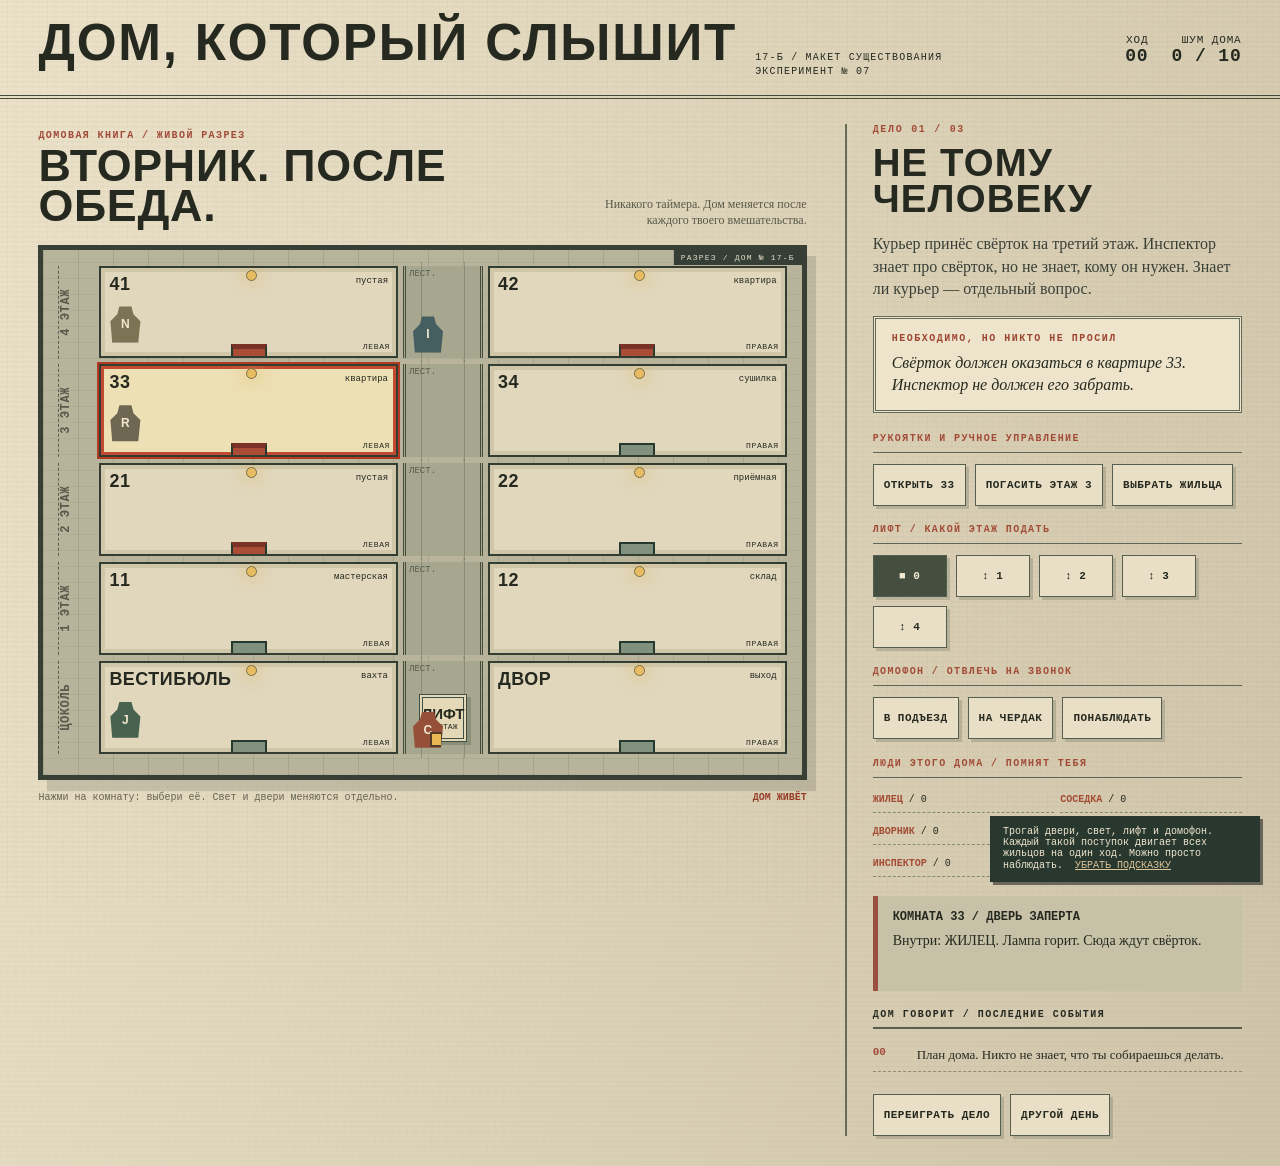
<file: experiments/07-dom/index.html>
<!doctype html>
<html lang="ru"><head><meta charset="utf-8"><meta name="viewport" content="width=device-width,initial-scale=1"><title>ДОМ, КОТОРЫЙ СЛЫШИТ</title>
<style>
:root{--paper:#ddd4b9;--ink:#25291f;--rub:#a14b38;--blue:#496b68;--dim:#8b8977;--gold:#b18d4a}
*{box-sizing:border-box}html{background:#d8cfb1}body{margin:0;color:var(--ink);background:var(--paper);font-family:Georgia,serif}
button{cursor:pointer;font:inherit;color:inherit}button:focus-visible,[role=button]:focus-visible{outline:3px dashed var(--rub);outline-offset:4px}
#paper{min-height:100dvh;position:relative;isolation:isolate;background:repeating-linear-gradient(0deg,transparent 0 4px,#6b68550b 4px 5px),repeating-linear-gradient(90deg,transparent 0 7px,#6b685506 7px 8px),linear-gradient(110deg,#ebe2c9,#cfc4a9)}
#paper:after{content:"";pointer-events:none;position:fixed;inset:0;opacity:.28;background-image:radial-gradient(#38382b33 .6px,transparent .75px);background-size:5px 5px;mix-blend-mode:multiply}
header{position:relative;z-index:1;padding:20px clamp(16px,3vw,45px) 16px;display:flex;justify-content:space-between;gap:20px;border-bottom:4px double #444b3b}
.brand{display:flex;align-items:baseline;gap:18px}.brand b{font:900 clamp(24px,4vw,53px)/.9 Impact,'Arial Narrow',sans-serif;letter-spacing:.035em}.brand small{font:10px/1.4 'Courier New',monospace;letter-spacing:.12em}
.top-info{display:flex;gap:23px;align-items:center;text-align:right;font:11px 'Courier New',monospace;letter-spacing:.08em}.top-info strong{display:block;font-size:18px;font-weight:900}
main{position:relative;z-index:1;display:grid;grid-template-columns:minmax(320px,1.55fr) minmax(290px,.8fr);gap:clamp(18px,3vw,52px);padding:25px clamp(15px,3vw,45px) 30px;max-width:1700px;margin:auto}
.left-head{display:flex;justify-content:space-between;gap:12px;align-items:end;margin-bottom:16px}.left-head h1{font:900 clamp(25px,3.5vw,49px)/.9 Impact,sans-serif;margin:3px 0;letter-spacing:.016em}.overline{font:10px 'Courier New',monospace;color:var(--rub);letter-spacing:.14em;font-weight:700}.left-head p{font:12px/1.3 Georgia,serif;max-width:240px;margin:0;text-align:right;color:#575848}
.house{position:relative;display:grid;grid-template-rows:repeat(5,minmax(86px,1fr));gap:6px;padding:16px 15px 21px;min-height:535px;background:#b8b49b;background-image:repeating-linear-gradient(90deg,#353d3422 0 1px,transparent 1px 35px),repeating-linear-gradient(0deg,#353d3410 0 1px,transparent 1px 16px);border:5px solid #383f34;box-shadow:9px 11px 0 #55564935;overflow:hidden}
.house:before{content:"РАЗРЕЗ / ДОМ № 17-Б";position:absolute;top:0;right:0;padding:3px 7px;background:#353f36;color:#e6dfc9;font:8px 'Courier New',monospace;letter-spacing:.15em}
.floor{display:grid;grid-template-columns:36px minmax(0,1fr) 80px minmax(0,1fr);gap:5px;align-items:stretch;min-height:0}
.level{writing-mode:vertical-rl;transform:rotate(180deg);border-right:1px dashed #59604d;text-align:center;font:900 12px 'Courier New',monospace;color:#59584b;letter-spacing:.05em}
.room{border:2px solid #333d32;position:relative;min-width:0;overflow:hidden;cursor:pointer;background:#e0d7bd;box-shadow:inset 0 0 0 4px #d0c7aa;transition:background .15s,transform .15s}
.room:hover{background:#f5ead1}.room.selected{background:#ede0b5;box-shadow:inset 0 0 0 3px #c14a31,0 0 0 2px #b13a23}
.room.dark{background:#878d78;color:#212b28}.room.dark:after{content:"";position:absolute;inset:0;pointer-events:none;background:repeating-linear-gradient(135deg,#202d2517 0 4px,transparent 4px 8px)}
.room .number{position:absolute;top:6px;left:8px;font:900 clamp(13px,1.4vw,21px) Impact,'Arial Narrow',sans-serif;letter-spacing:.03em}
.room .purpose{position:absolute;right:8px;top:8px;font:9px 'Courier New',monospace;max-width:65%;text-align:right;overflow:hidden}
.room .door{position:absolute;bottom:0;left:50%;transform:translateX(-50%);height:12px;width:36px;border:2px solid #26392f;border-bottom:0;background:#80927e;z-index:1}
.room .door.locked{background:#a94d37;border-top:5px solid #7b3226}
.room .lamp{position:absolute;top:2px;left:49%;width:11px;height:11px;background:#e7bc63;border:1px solid #796d46;border-radius:50%;box-shadow:0 0 17px 4px #e6b75c6c}
.room.dark .lamp{background:#565c52;box-shadow:none}
.shaft{border-left:3px double #454d3a;border-right:3px double #454d3a;background:#a7a68f;position:relative;display:flex;justify-content:center;align-items:center}
.shaft:before,.shaft:after{content:"";position:absolute;top:-4px;bottom:-4px;width:1px;background:#50584755}.shaft:before{left:15px}.shaft:after{right:15px}
.shaft .stairs{font:9px/1.1 'Courier New',monospace;color:#555c4c;position:absolute;top:4px;left:3px}
.cabin{position:absolute;bottom:12px;width:48px;height:48px;display:flex;flex-direction:column;align-items:center;justify-content:center;border:4px double #3e5045;background:#e4d8b6;box-shadow:4px 3px 0 #2f45353b;z-index:3}
.cabin strong{font:900 15px Impact,sans-serif}.cabin small{font:8px 'Courier New',monospace}
.person{display:inline-flex;align-items:center;justify-content:center;position:relative;z-index:4;width:30px;height:36px;margin:0 3px;background:var(--pc,#6a5a49);color:#f3e7ce;clip-path:polygon(30% 0,70% 0,77% 22%,100% 41%,93% 100%,6% 100%,0 41%,23% 22%);font:900 12px Impact,sans-serif;letter-spacing:.02em;filter:drop-shadow(2px 2px 0 #1d2c27b0)}
.person.carry:after{content:"";position:absolute;right:0;bottom:1px;width:9px;height:11px;background:#e9b754;border:2px solid #543b27}
.room .actors{position:absolute;display:flex;gap:0;bottom:14px;left:6px;max-width:100%;overflow:visible;align-items:end}.shaft .actors{position:absolute;bottom:6px;left:4px;z-index:5;display:flex;align-items:end}.room .room-label{position:absolute;bottom:5px;right:6px;font:8px 'Courier New',monospace;letter-spacing:.08em}
.floor .power{font:9px 'Courier New',monospace;color:#faf1da;background:#435347;padding:4px 2px;cursor:pointer;border:1px solid #354439}
.floor .power.off{background:#a25340}
.house-foot{display:flex;gap:17px;align-items:center;justify-content:space-between;margin-top:12px;font:10px 'Courier New',monospace;color:#666452}
.house-foot strong{color:#963e29}
.right{border-left:2px solid #676d57;padding-left:clamp(17px,2vw,33px)}
.filetag{font:10px 'Courier New',monospace;letter-spacing:.17em;color:#a24c37;font-weight:900}
.casehead{font:900 clamp(28px,3vw,44px)/.94 Impact,'Arial Narrow',sans-serif;margin:10px 0 10px;letter-spacing:.03em}
.caseintro{font:16px/1.4 Georgia,serif;color:#3a4036;max-width:530px}.objective{border:3px double #606b59;padding:14px 16px;margin-top:16px;background:#eee4cb}
.objective strong{display:block;font:900 10px 'Courier New',monospace;letter-spacing:.15em;color:#9c4531}.objective p{margin:8px 0 0;font:italic 16px/1.35 Georgia,serif}
.tools{margin-top:20px}.toolshead{font:900 10px 'Courier New',monospace;letter-spacing:.14em;color:#a24c37;border-bottom:1px solid #5d6858;padding-bottom:8px}.toolrow{display:flex;gap:9px;flex-wrap:wrap;margin-top:11px}
.toolrow button{min-height:42px;min-width:74px;background:#e9dfc6;border:1px solid #555f50;padding:8px 10px;font:900 11px 'Courier New',monospace;letter-spacing:.045em;box-shadow:3px 3px 0 #353e3230}.toolrow button:hover{background:#d5c49a}.toolrow button:active{transform:translate(2px,2px);box-shadow:none}.toolrow button.on{background:#454f40;color:#f4ead4}.toolrow button:disabled{opacity:.45;cursor:not-allowed}
.residents{margin-top:19px}.relationship-list{display:grid;grid-template-columns:repeat(2,minmax(0,1fr));gap:6px;margin-top:9px}.relation{border-bottom:1px dashed #828b76;padding:6px 0;font:10px/1.3 "Courier New",monospace}.relation strong{color:#a44b34}.relation .pos{color:#345b49}.relation .neg{color:#9d483b}.inspection{margin-top:19px;min-height:95px;background:#c7c1a8;border-left:5px solid #995040;padding:10px 15px}.inspection strong{font:900 12px 'Courier New',monospace}.inspection p{font:14px/1.38 Georgia,serif;margin:7px 0}
.notes{margin-top:18px}.notes h3{font:900 10px 'Courier New',monospace;letter-spacing:.15em;border-bottom:2px solid #585e4b;padding-bottom:7px}.log{max-height:235px;overflow:auto;scrollbar-color:#7a765e transparent}.entry{display:grid;grid-template-columns:36px 1fr;gap:8px;border-bottom:1px dashed #928a73;padding:7px 0;font:13px/1.4 Georgia,serif}.entry em{font:900 11px 'Courier New',monospace;color:#a14b38;font-style:normal}
.end{position:fixed;inset:0;z-index:20;display:grid;place-items:center;background:#26322bdf;padding:16px}.end[hidden]{display:none}.paperend{width:min(590px,96vw);padding:35px clamp(20px,4vw,54px);background:#e8ddc2;color:#263329;border:8px double #485044;box-shadow:15px 16px 0 #0005;transform:rotate(-1deg)}.paperend .stamp{font:900 11px 'Courier New',monospace;color:#a44a33;letter-spacing:.15em}.paperend h2{font:900 clamp(40px,8vw,78px)/.88 Impact,sans-serif;margin:17px 0}.paperend p{font:17px/1.45 Georgia,serif}.paperend button{background:#ad5139;color:#f2e5c7;font:900 12px 'Courier New',monospace;padding:15px 20px;border:0}
.how{position:fixed;z-index:14;right:20px;bottom:18px;background:#29382e;color:#f0e6cf;padding:10px 13px;font:10px 'Courier New',monospace;max-width:270px;box-shadow:3px 3px 0 #1118}.how button{background:none;color:#dec59a;border:0;text-decoration:underline;font-size:10px}
@media(max-width:900px){main{grid-template-columns:1fr}.right{border-left:0;border-top:2px solid #676d57;padding:15px 0 40px}.house{min-height:530px}.brand small{display:none}.top-info{gap:10px}.room .purpose{font-size:8px}}
@media(max-width:480px){header{padding:13px 10px}.brand b{font-size:28px}.top-info{font-size:9px}.top-info strong{font-size:14px}main{padding:15px 8px}.house{padding:12px 5px 16px;min-height:515px}.floor{grid-template-columns:17px minmax(0,1fr) 51px minmax(0,1fr);gap:3px}.level{font-size:9px}.shaft .stairs{font-size:6px}.person{width:24px;height:29px;margin:0 1px;font-size:10px}.cabin{width:36px;height:39px}.room .purpose{font-size:7px;right:3px;top:5px}.room .number{font-size:15px;left:5px}.room .door{width:25px}.house-foot{font-size:8px}.how{left:10px;right:10px;max-width:none;bottom:8px}.left-head p{max-width:130px;font-size:10px}}
</style></head><body><div id="paper">
<header><div class="brand"><b>ДОМ, КОТОРЫЙ СЛЫШИТ</b><small>17-Б / МАКЕТ СУЩЕСТВОВАНИЯ<br>ЭКСПЕРИМЕНТ № 07</small></div><div class="top-info"><div>ХОД<strong id="turn">00</strong></div><div>ШУМ ДОМА<strong id="noise">0 / 10</strong></div></div></header>
<main><section><div class="left-head"><div><span class="overline">ДОМОВАЯ КНИГА / ЖИВОЙ РАЗРЕЗ</span><h1 id="daytitle">ВТОРНИК. ПОСЛЕ ОБЕДА.</h1></div><p>Никакого таймера. Дом меняется после каждого твоего вмешательства.</p></div><div class="house" id="house"></div><div class="house-foot"><span>Нажми на комнату: выбери её. Свет и двери меняются отдельно.</span><strong id="condition">ДОМ ЖИВЁТ</strong></div></section>
<aside class="right"><div class="filetag" id="caseNum">ДЕЛО 01 / 03</div><h2 class="casehead" id="caseTitle">НЕ ТОМУ ЧЕЛОВЕКУ</h2><p class="caseintro" id="caseIntro"></p><div class="objective"><strong>НЕОБХОДИМО, НО НИКТО НЕ ПРОСИЛ</strong><p id="goal"></p></div>
<div class="tools"><div class="toolshead">РУКОЯТКИ И РУЧНОЕ УПРАВЛЕНИЕ</div><div class="toolrow" id="roomTools"><button id="door" type="button">ОТКРЫТЬ ДВЕРЬ</button><button id="light" type="button">ВЫКЛЮЧИТЬ СВЕТ</button><button id="favor" type="button">ПОПРОСИТЬ ЖИЛЬЦА</button></div><div class="toolshead" style="margin-top:18px">ЛИФТ / КАКОЙ ЭТАЖ ПОДАТЬ</div><div class="toolrow" id="liftTools"></div><div class="toolshead" style="margin-top:18px">ДОМОФОН / ОТВЛЕЧЬ НА ЗВОНОК</div><div class="toolrow"><button type="button" id="call0">В ПОДЪЕЗД</button><button type="button" id="call4">НА ЧЕРДАК</button><button type="button" id="peek">ПОНАБЛЮДАТЬ</button></div></div>
<div class="residents"><div class="toolshead">ЛЮДИ ЭТОГО ДОМА / ПОМНЯТ ТЕБЯ</div><div id="relationships" class="relationship-list"></div></div><div class="inspection"><strong id="selectedLabel">КОМНАТА НЕ ВЫБРАНА</strong><p id="selectedDetail">Тронь стену этого дома. Посмотри, кто внутри. Даже без твоего участия они куда-то идут.</p></div>
<div class="notes"><h3>ДОМ ГОВОРИТ / ПОСЛЕДНИЕ СОБЫТИЯ</h3><div class="log" id="log"></div></div>
<div class="toolrow" style="margin-top:22px"><button id="restart">ПЕРЕИГРАТЬ ДЕЛО</button><button id="nextCase">ДРУГОЙ ДЕНЬ</button></div>
</aside></main></div>
<div id="end" class="end" hidden><div class="paperend"><div class="stamp" id="endStamp">АКТ / СЛУЧИЛОСЬ</div><h2 id="endTitle"></h2><p id="endText"></p><button id="endAgain">ЕЩЁ ОДИН ДЕНЬ</button></div></div>
<div class="how" id="how">Трогай двери, свет, лифт и домофон. Каждый такой поступок двигает всех жильцов на один ход. Можно просто наблюдать. <button id="closeHow">УБРАТЬ ПОДСКАЗКУ</button></div>
<script>
(function(){
"use strict";
const $=id=>document.getElementById(id);
const cases=[
{title:"НЕ ТОМУ ЧЕЛОВЕКУ",intro:"Курьер принёс свёрток на третий этаж. Инспектор знает про свёрток, но не знает, кому он нужен. Знает ли курьер — отдельный вопрос.",goal:"Свёрток должен оказаться в квартире 33. Инспектор не должен его забрать.",target:"A3",carrier:0,watch:4,alarm:0},
{title:"НИКОГО НЕТ ДОМА",intro:"Женщина из квартиры 42 просит впустить брата. Тот пришёл без ключей и почему-то избегает соседку. Инспектор уже в подъезде.",goal:"Пропусти гостя в квартиру 42, не дав инспектору перехватить его у двери.",target:"B4",carrier:0,watch:2,alarm:1},
{title:"ЧУЖАЯ КВИТАНЦИЯ",intro:"В подвале оставили конверт. За ним пришёл человек с первого этажа, но нужен он совсем не ему. Инспектор проверяет соседние квартиры.",goal:"Проведи конверт из подвала до квартиры 21 и не отдай его инспектору.",target:"A2",carrier:-1,watch:3,alarm:1}
];
let MEMORY={r:0,n:0,j:0,c:0,i:0}; const colors={c:"#965039",i:"#455e60",r:"#6e6752",n:"#7b7354",j:"#47634f"};
let S,caseIndex=0;
const names={c:"ПОСЫЛЬНЫЙ",i:"ИНСПЕКТОР",r:"ЖИЛЕЦ",n:"СОСЕДКА",j:"ДВОРНИК"};
const roomNames={A4:"41",B4:"42",A3:"33",B3:"34",A2:"21",B2:"22",A1:"11",B1:"12",A0:"ВЕСТИБЮЛЬ",B0:"ДВОР",M:"ПОДВАЛ"};
const purpose={A4:"пустая",B4:"квартира",A3:"квартира",B3:"сушилка",A2:"пустая",B2:"приёмная",A1:"мастерская",B1:"склад",A0:"вахта",B0:"выход",M:"техэтаж"};
function init(){
const C=cases[caseIndex];
S={turn:0,noise:0,selected:C.target,case:C,finished:false,lift:0,lights:[true,true,true,true,true],locks:{A4:true,B4:true,A3:true,B3:false,A2:true,B2:false,A1:false,B1:false,A0:false,B0:false,M:true},people:{
c:{floor:C.carrier,room:"shaft",cargo:true,pause:1,alive:true},
i:{floor:C.watch,room:"shaft",focus:C.watch,delay:0,alive:true},
r:{floor:Number(C.target.slice(1)),room:C.target,alive:true},
n:{floor:4,room:"A4",alive:true},j:{floor:0,room:"A0",alive:true}
},log:[],lastIntercom:-4,lead:0,seen:0,relations:{...MEMORY},favors:{n:0,j:0,r:0},residentFocus:"",sideTask:0};
const ground=document.createElement("div");$("house").replaceChildren();
for(let f=4;f>=0;f--){const floor=document.createElement("div");floor.className="floor";floor.id="floor"+f;
const mark=document.createElement("div");mark.className="level";mark.textContent=f===0?"ЦОКОЛЬ":f+" ЭТАЖ";floor.append(mark);
for(const side of ["A","S","B"]){if(side==="S"){const shaft=document.createElement("div");shaft.className="shaft";shaft.id="shaft"+f;const stairs=document.createElement("span");stairs.className="stairs";stairs.textContent="ЛЕСТ.";shaft.append(stairs);const actors=document.createElement("div");actors.className="actors";actors.id="hallactors"+f;shaft.append(actors);floor.append(shaft);continue;}
const id=side+f;const el=document.createElement("div");el.className="room";el.id="room"+id;el.tabIndex=0;el.setAttribute("role","button");el.innerHTML='<span class="number">'+roomNames[id]+'</span><span class="purpose">'+purpose[id]+'</span><span class="lamp"></span><div class="actors" id="actors'+id+'"></div><div class="door" id="door'+id+'"></div><span class="room-label">'+(side==="A"?"ЛЕВАЯ":"ПРАВАЯ")+'</span>';el.addEventListener("click",()=>select(id));el.addEventListener("keydown",e=>{if(e.key==="Enter")select(id)});floor.append(el)}$("house").append(floor)}
for(let f=0;f<=4;f++){const b=document.createElement("button");b.type="button";b.id="lift"+f;b.textContent="↕ "+f;b.addEventListener("click",()=>moveLift(f));$("liftTools").append(b)}
note("План дома. Никто не знает, что ты собираешься делать.");if(caseIndex>0)note("Жильцы узнают тебя. У каждого осталось своё мнение после прошлой истории.");
$("caseNum").textContent="ДЕЛО "+String(caseIndex+1).padStart(2,"0")+" / 03";$("caseTitle").textContent=C.title;$("caseIntro").textContent=C.intro;$("goal").textContent=C.goal;$("daytitle").textContent=["ВТОРНИК. ПОСЛЕ ОБЕДА.","ПЯТНИЦА. ЕЩЁ НЕ ВЕЧЕР.","ВОСКРЕСЕНЬЕ. ПОДВАЛ."][caseIndex];$("end").hidden=true;render();
}
function note(msg){S.log.unshift({turn:S.turn,msg});S.log=S.log.slice(0,9)}
function relation(id,amount){S.relations[id]=Math.max(-4,Math.min(5,(S.relations[id]||0)+amount));MEMORY[id]=S.relations[id]}
function favorAction(){if(S.finished)return;const id=S.residentFocus;if(!id){note("Сначала выбери жильца, нажав на его силуэт.");render();return}const p=S.people[id];if(!p||p.floor<0){note("Этот человек сейчас недоступен.");render();return}const goodwill=S.relations[id]||0;if(goodwill<-2){note(names[id]+" не хочет с тобой связываться после прошлых дел.");step("denied");return}
if(id==="n"){S.people.i.focus=4;S.people.i.delay=3;note("Соседка позвала инспектора разбираться с шумом на четвёртом. Он отвлёкся.");relation("n",-1);S.favors.n++;}
else if(id==="j"){S.locks[S.case.target]=false;note("Дворник открыл служебным ключом дверь "+roomNames[S.case.target]+". Долг теперь за тобой.");relation("j",-1);S.favors.j++;}
else if(id==="r"){S.locks[S.case.target]=false;note("Жилец услышал просьбу и открыл нужную дверь. Но теперь запомнил тебя.");relation("r",1);S.favors.r++;}
else if(id==="c"){S.people.c.pause=0;note("Посыльный повторил адрес и собрался с силами. Надеется, что ты не подставишь его.");relation("c",1);}
else if(id==="i"){S.people.i.focus=0;S.people.i.delay=2;note("Инспектор отправился проверять цоколь. Внимание к тебе выросло.");relation("i",-1);}
step("favor");}
function focusResident(id){if(!S.people[id])return;S.residentFocus=id;S.selected=S.people[id].room!=="shaft"?S.people[id].room:("A"+S.people[id].floor);note("Ты обратил внимание на человека: "+names[id]+". Отношение "+(S.relations[id]>0?"доброжелательное":S.relations[id]<0?"настороженное":"нейтральное")+".");render()}
function select(id){S.selected=id;render()}
function adjacent(a,b){return Math.abs(a-b)===1}
function moveLift(f){if(S.finished||S.lift===f)return;const old=S.lift;S.lift=f;note("Лифт прошёл с "+old+" на "+f+" этаж. Его слышно всем.");S.noise=Math.min(10,S.noise+1);step("lift")}
function doorAction(){if(S.finished)return;const id=S.selected;if(!id||!Object.prototype.hasOwnProperty.call(S.locks,id))return;S.locks[id]=!S.locks[id];note((S.locks[id]?"Заперта":"Открыта")+" дверь "+roomNames[id]+".");step("door")}
function lightAction(){if(S.finished)return;const f=Number(S.selected.slice(1));if(!Number.isInteger(f)||f<0||f>4)return;S.lights[f]=!S.lights[f];note((S.lights[f]?"Включили":"Погасили")+" свет на "+f+" этаже.");step("light")}
function intercom(f){if(S.finished)return;if(S.turn-S.lastIntercom<3){note("Домофон ещё занят. Можно подождать.");render();return}S.lastIntercom=S.turn;S.people.i.focus=f;S.people.i.delay=2;S.noise=Math.min(10,S.noise+1);note("Домофон звонит на "+(f===0?"цоколе":"чердаке")+". Инспектор идёт проверять.");step("intercom")}
function step(kind){
if(S.finished)return;
S.turn++;
const C=S.case,c=S.people.c,i=S.people.i,r=S.people.r,n=S.people.n;
const targetFloor=Number(C.target.slice(1));
const moveAllowed=S.lights[c.floor]!==false;
if(c.alive&&c.cargo){
if(c.floor===targetFloor){
 if(!S.locks[C.target]){c.room=C.target;c.cargo=false;r.cargo=true;note("Свёрток передан в квартире "+roomNames[C.target]+".");}
 else{note("Посыльный у "+roomNames[C.target]+", но дверь заперта.");c.pause++;}
}else{
 if(!moveAllowed){c.pause++;if(c.pause%2===0)note("Посыльный замер на тёмной лестнице.");}
 else if(c.floor<targetFloor){if(S.lift===c.floor&&Math.abs(targetFloor-c.floor)>1&&kind==="lift"){c.floor=S.lift}else{c.floor++;}c.room="shaft"}
 else if(c.floor>targetFloor){c.floor--;c.room="shaft"}
}}
if(S.turn%3===0){const prev=n.floor;n.floor=n.floor===4?3:4;n.room=n.floor===4?"A4":"shaft";if(prev!==n.floor)note("Соседка вышла на лестницу и прислушивается.");}
if(S.turn%4===0){S.people.j.floor=S.people.j.floor===0?1:0;S.people.j.room=S.people.j.floor===0?"A0":"shaft"}
if(S.turn%3===0&&i.delay===0){i.focus=(i.focus+2)%5}
if(i.floor!==i.focus){i.floor+=Math.sign(i.focus-i.floor)}else if(i.delay>0){i.delay--}
if(S.turn%2===0&&i.delay===0&&c.cargo&&Math.abs(i.floor-c.floor)>=2){i.focus=c.floor;note("Инспектор услышал шаги и сменил маршрут.");}
if(c.cargo&&i.floor===c.floor&&S.lights[c.floor]&&i.delay===0){
 S.seen++;
 if(S.seen>=2){c.cargo=false;i.cargo=true;note("Инспектор остановил посыльного и забрал свёрток.");relation("i",1);relation("c",-1);finish(false,"Свёрток изъят. У инспектора теперь больше вопросов, чем у тебя ответов.")}
 else note("Инспектор заметил посыльного. Ещё один такой взгляд — и тот не уйдёт.");
}else if(S.seen>0&&i.floor!==c.floor){S.seen=0}
if(c.floor===4&&S.people.n.floor===4&&c.cargo&&S.turn%2===0){S.noise=Math.min(10,S.noise+1);note("Соседка увидела свёрток и начала придумывать историю.");relation("n",-1);}
if(S.noise>=9&&!S.finished){note("Шум в доме слишком сильный: чужие двери открываются сами.");const ids=Object.keys(S.locks).filter(x=>x[0]!=="M");S.locks[ids[(S.turn*3)%ids.length]]=false;S.noise=6}
if(r.cargo&&!S.finished){relation("r",2);relation("c",1);finish(true,"Дверь закрылась за посыльным. Инспектор так и не узнал, куда исчез свёрток. Дом никому ничего не объяснил.");}
render();
}
function finish(win,msg){S.finished=true;$("end").hidden=false;$("endStamp").textContent=win?"АКТ / ДОСТАВЛЕНО":"АКТ / ПЕРЕХВАЧЕНО";$("endTitle").textContent=win?"ДОМ СОХРАНИЛ":"ДОМ ВЫДАЛ";$("endText").textContent=msg+" На это ушло "+S.turn+" вмешательств. Остальные жильцы продолжают жить. Отношения с людьми сохраняются между днями."}
function observe(){if(S.finished)return;note("Ты не вмешался. Но жизнь дома продолжилась.");step("wait")}
function render(){
$("turn").textContent=String(S.turn).padStart(2,"0");$("noise").textContent=S.noise+" / 10";
for(let f=0;f<=4;f++){
 for(const side of ["A","B"]){const id=side+f,el=$("room"+id);el.classList.toggle("dark",!S.lights[f]);el.classList.toggle("selected",S.selected===id);$("door"+id).classList.toggle("locked",S.locks[id]);$("actors"+id).replaceChildren()}
 $("hallactors"+f).replaceChildren();
 const b=$("lift"+f);b.classList.toggle("on",S.lift===f);b.textContent=(S.lift===f?"■ ":"↕ ")+f}
 document.querySelectorAll(".cabin").forEach(x=>x.remove());const cabin=document.createElement("div");cabin.className="cabin";cabin.innerHTML='<strong>ЛИФТ</strong><small>'+S.lift+' ЭТАЖ</small>';$("shaft"+S.lift).append(cabin);
 for(const [id,p] of Object.entries(S.people)){const actor=document.createElement("span");actor.className="person"+(p.cargo?" carry":"");actor.style.setProperty("--pc",colors[id]);actor.textContent=id.toUpperCase();actor.title=names[id]+(p.cargo?" — несёт свёрток":"")+". Нажми, чтобы выбрать.";actor.tabIndex=0;actor.setAttribute("role","button");actor.onclick=(ev)=>{ev.stopPropagation();focusResident(id)};actor.onkeydown=(ev)=>{if(ev.key==="Enter"){ev.stopPropagation();focusResident(id)}};if(p.room!=="shaft"&&p.room.slice(1)==String(p.floor)&&$("actors"+p.room))$("actors"+p.room).append(actor);else if(p.floor>=0&&p.floor<=4)$("hallactors"+p.floor).append(actor)}
 const id=S.selected,can=Object.prototype.hasOwnProperty.call(S.locks,id);$("door").disabled=!can;$("light").disabled=!can;
 $("door").textContent=can?(S.locks[id]?"ОТКРЫТЬ "+roomNames[id]:"ЗАПЕРЕТЬ "+roomNames[id]):"ДВЕРЬ";
 const f=can?Number(id.slice(1)):-1;$("light").textContent=f>=0?(S.lights[f]?"ПОГАСИТЬ ЭТАЖ "+f:"ЗАЖЕЧЬ ЭТАЖ "+f):"СВЕТ";
 $("selectedLabel").textContent=can?"КОМНАТА "+roomNames[id]+" / "+(S.locks[id]?"ДВЕРЬ ЗАПЕРТА":"ДВЕРЬ ОТКРЫТА"):"КОМНАТА НЕ ВЫБРАНА";
 const present=Object.entries(S.people).filter(([k,p])=>p.room===id).map(([k,p])=>names[k]);
 $("selectedDetail").textContent=can?(present.length?"Внутри: "+present.join(", ")+". ":"Внутри никого. ")+(S.lights[f]?"Лампа горит. ":"Темно. ")+(id===S.case.target?"Сюда ждут свёрток.":""):"Выбери помещение в разрезе дома.";
 $("relationships").replaceChildren();for(const [id,val] of Object.entries(S.relations)){const el=document.createElement("div");el.className="relation";el.innerHTML="<strong>"+names[id]+"</strong> / <span class="+(val>0?"pos":val<0?"neg":"neutral")+">"+(val>0?"+":"")+val+"</span>";$("relationships").append(el)}$("favor").textContent=S.residentFocus?"ПОПРОСИТЬ: "+names[S.residentFocus]:"ВЫБРАТЬ ЖИЛЬЦА";$("log").replaceChildren();for(const item of S.log){const e=document.createElement("div");e.className="entry";const t=document.createElement("em");t.textContent=String(item.turn).padStart(2,"0");const s=document.createElement("span");s.textContent=item.msg;e.append(t,s);$("log").append(e)}
 $("condition").textContent=S.finished?"ДЕЛО ЗАКРЫТО":S.seen?"ИНСПЕКТОР ПРИСМАТРИВАЕТСЯ":"ДОМ ЖИВЁТ";
 $("nextCase").textContent="ДРУГОЙ ДЕНЬ";
}
$("favor").onclick=favorAction;$("door").onclick=doorAction;$("light").onclick=lightAction;$("call0").onclick=()=>intercom(0);$("call4").onclick=()=>intercom(4);$("peek").onclick=observe;$("restart").onclick=init;$("nextCase").onclick=()=>{caseIndex=(caseIndex+1)%cases.length;init()};$("endAgain").onclick=()=>{caseIndex=(caseIndex+1)%cases.length;init()};$("closeHow").onclick=()=>$("how").remove();
init();
window.DOM_GAME={getState:()=>JSON.parse(JSON.stringify(S)),step,init,select,doorAction,lightAction,intercom,observe,focusResident,favorAction};
})();
</script></body></html>
</file>
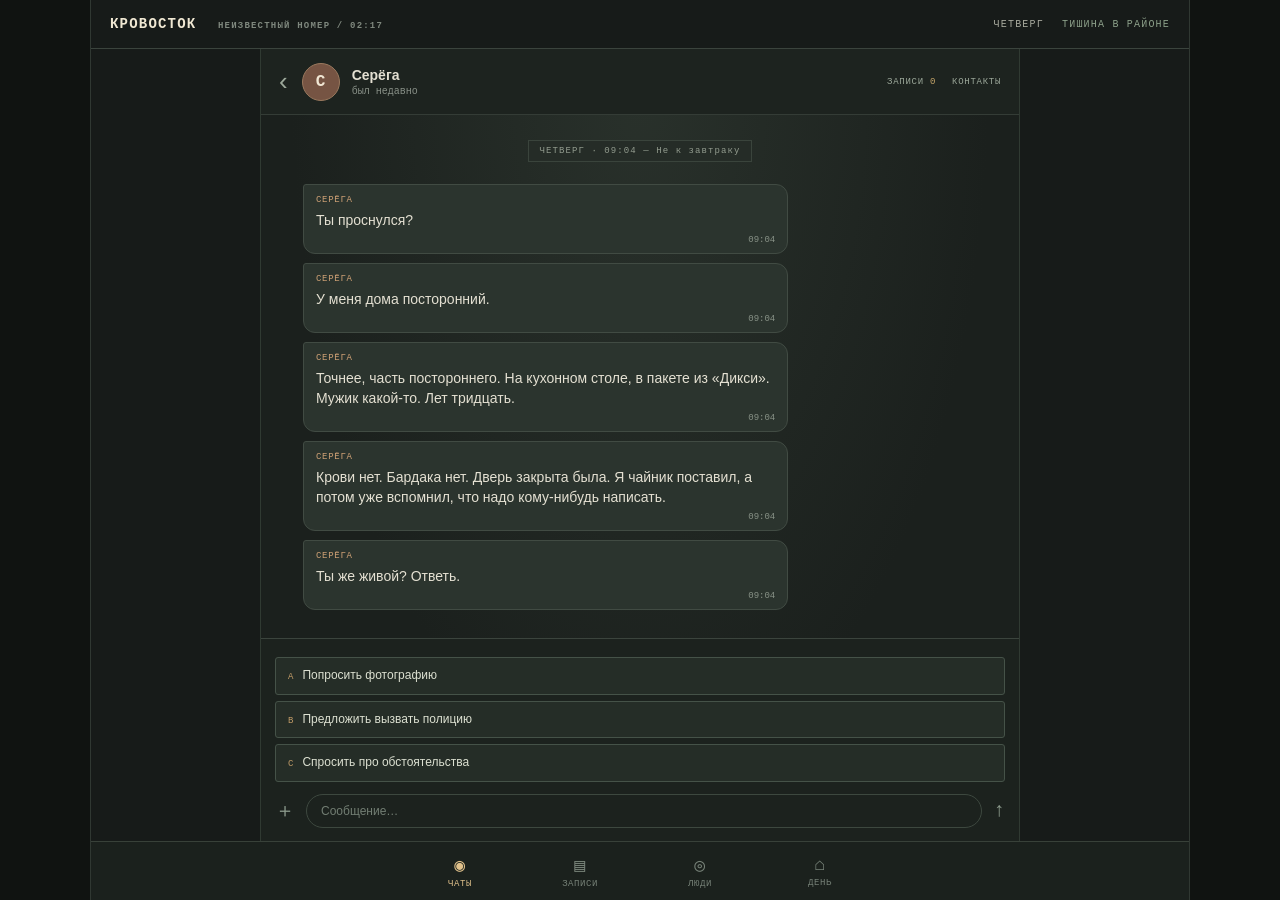
<file: experiments/08-chuzhoy-nomer/index.html>
<!doctype html><html lang="ru"><head><meta charset="utf-8"><meta name="viewport" content="width=device-width,initial-scale=1,viewport-fit=cover"><meta name="theme-color" content="#171b19"><title>КРОВОСТОК / Чужой номер</title><link rel="stylesheet" href="style.css"><script defer src="game.js"></script></head><body><div id="app"><header class="top"><div class="brand">КРОВОСТОК <small>НЕИЗВЕСТНЫЙ НОМЕР / 02:17</small></div><div class="topright"><span id="day">ЧЕТВЕРГ</span><span id="heat">ТИШИНА В РАЙОНЕ</span></div></header><main class="phone"><section class="threadhead"><div class="back">‹</div><div class="avatar" id="avatar">С</div><div class="threadtitle"><strong id="contact">Серёга</strong><small id="status">был недавно</small></div><div class="headtools"><span id="journalOpen">ЗАПИСИ <b id="savedCount">0</b></span><span id="contactsOpen">КОНТАКТЫ</span></div></section><div class="thread" id="thread" aria-live="polite"><div class="daystamp">ЧЕТВЕРГ, 09:04</div></div><div id="typing" class="typing hidden">печатает…</div><div class="replyarea"><div class="replyhint" id="replyhint">Ответь, когда поймёшь, что сказать.</div><div class="replies" id="replies"></div><div class="inputline"><span class="clip" id="clip">＋</span><span class="fakeinput" id="fakeinput">Сообщение…</span><span class="send" id="send">↑</span></div></div></main><nav class="dock"><div class="docktab active" id="tabchat"><span>◉</span>ЧАТЫ</div><div class="docktab" id="tabjournal"><span>▤</span>ЗАПИСИ <i id="journalDot"></i></div><div class="docktab" id="tabpeople"><span>◎</span>ЛЮДИ</div><div class="docktab" id="tabday"><span>⌂</span>ДЕНЬ</div></nav><div id="sheet" class="sheet hidden"><div class="sheettop"><span id="sheetTitle">ЗАПИСИ</span><span id="sheetClose">ЗАКРЫТЬ ×</span></div><div id="sheetBody" class="sheetbody"></div></div><div id="toast" class="toast hidden"></div><div id="end" class="end hidden"><div class="endcard"><small>ГЛАВА ЗАКОНЧЕНА</small><h1 id="endTitle"></h1><p id="endText"></p><div id="endStats"></div><button id="continue">ДАЛЬШЕ</button></div></div></div></body></html>
</file>
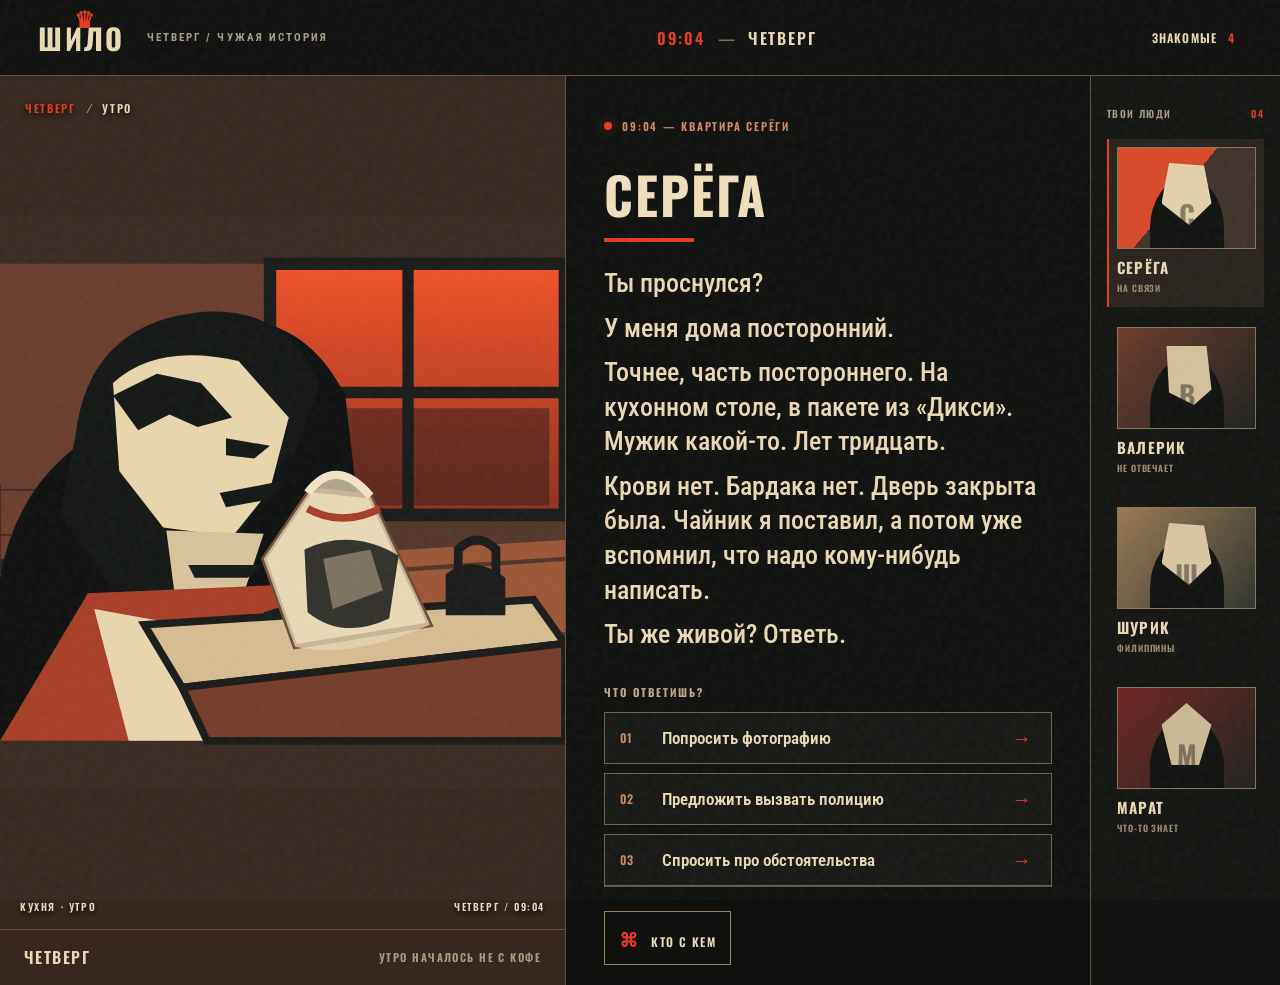
<file: experiments/09-kadry/index.html>
<!doctype html>
<html lang="ru">
<head>
<meta charset="utf-8">
<meta name="viewport" content="width=device-width,initial-scale=1">
<meta name="theme-color" content="#11110f">
<title>ШИЛО — ЧЕТВЕРГ</title>
<link rel="stylesheet" href="style.css">
</head>
<body>
<div class="grain"></div>
<header class="topbar">
  <a class="brand" href="./"><span class="crown">♛</span>ШИЛО</a>
  <span class="edition">ЧЕТВЕРГ / ЧУЖАЯ ИСТОРИЯ</span>
  <div class="top-meta"><span id="clock">09:04</span><i>—</i><span id="chapter">ЧЕТВЕРГ</span></div>
  <button class="voices" id="voicesBtn">ЗНАКОМЫЕ <b>4</b></button>
</header>
<main class="layout">
  <section class="art-panel" aria-label="Сцена">
    <div class="scene-tag"><span>ЧЕТВЕРГ</span><i>/</i><span id="sceneNo">УТРО</span></div>
    <div class="artwork" id="artwork">
      <svg class="scene-svg" viewBox="0 0 900 760" role="img" aria-label="Серёга на кухне, пакет на столе">
        <defs>
          <linearGradient id="window" x2="0" y2="1"><stop stop-color="#f45126"/><stop offset="1" stop-color="#8f2d1d"/></linearGradient>
          <pattern id="tiles" width="72" height="72" patternUnits="userSpaceOnUse"><path d="M0 0H72V72H0Z" fill="none" stroke="#1b1b18" stroke-width="3"/><path d="M8 8L64 64M64 8L8 64" stroke="#e9cda0" opacity=".14" stroke-width="2"/></pattern>
          <filter id="rough"><feTurbulence type="fractalNoise" baseFrequency=".7" numOctaves="2" seed="8"/><feColorMatrix values="1 0 0 0 0 0 1 0 0 0 0 0 1 0 0 0 0 0 .11 0"/></filter>
        </defs>
        <rect width="900" height="760" fill="#22221e"/>
        <path d="M0 0H900V470H0Z" fill="#523528"/>
        <path d="M430 0H900V400H430Z" fill="url(#window)" stroke="#171816" stroke-width="20"/>
        <path d="M650 0V400M430 205H900" stroke="#171816" stroke-width="18"/>
        <path d="M455 230H875V385H455Z" fill="#171816" opacity=".45"/>
        <path d="M0 0H420V470H0Z" fill="#6a3b2b"/>
        <rect x="0" y="350" width="430" height="120" fill="url(#tiles)" opacity=".55"/>
        <path d="M0 495L900 440V760H0Z" fill="#9b5535"/>
        <path d="M0 530L900 470M0 650L900 590" stroke="#231d18" stroke-width="7" opacity=".6"/>
        <!-- Серёга: намеренно плакатный, угловатый силуэт -->
        <path d="M0 760L0 500Q25 360 130 285Q170 130 335 92Q480 70 550 210L580 470Q520 565 470 760Z" fill="#0c0e0d"/>
        <path d="M120 275Q140 100 310 78Q450 60 510 190L470 300L410 360L360 520L180 520L95 400Z" fill="#111412"/>
        <path d="M180 190Q250 125 380 155L460 245L430 360L370 435L260 420L190 330Z" fill="#ead7ad"/>
        <path d="M180 210L250 175L320 190L370 245L315 260L270 240L220 265Z" fill="#111412"/>
        <path d="M360 278L430 290L405 310L360 305Z" fill="#111412"/>
        <path d="M350 365L455 345L430 375L360 388Z" fill="#111412"/>
        <path d="M265 425L420 430L390 520L280 540Z" fill="#d9c49b"/>
        <path d="M300 480L420 480L395 500L310 500Z" fill="#151714"/>
        <path d="M140 525L480 510L600 760H0Z" fill="#a83c25"/>
        <path d="M150 550L260 570L330 760H205Z" fill="#ead7ad"/>
        <path d="M420 555L500 530L590 760H470Z" fill="#171a17"/>
        <!-- table + bag -->
        <path d="M230 575L850 535L900 605L290 675Z" fill="#d7bd91" stroke="#171816" stroke-width="12"/>
        <path d="M290 675L900 605V760H330Z" fill="#743b28" stroke="#171816" stroke-width="12"/>
        <path d="M495 360L590 370L685 575L470 610L420 470Z" fill="#f1dfba" stroke="#6b4c36" stroke-width="8"/>
        <path d="M495 360Q540 320 590 370L685 575Q560 630 470 610L420 470Z" fill="#e9d8b5" opacity=".75"/>
        <path d="M490 390Q545 420 605 390" fill="none" stroke="#a83c25" stroke-width="12"/>
        <path d="M485 455Q560 420 635 465L620 565Q545 600 490 555Z" fill="#171816" opacity=".88"/>
        <path d="M515 470L590 455L610 520L530 550Z" fill="#b9aa8c" opacity=".55"/>
        <path d="M490 365Q535 305 590 370" fill="none" stroke="#f3e5c7" stroke-width="13"/>
        <path d="M710 495Q750 460 805 500V560H710Z" fill="#171816"/>
        <path d="M730 500V455Q760 425 790 455V500" fill="none" stroke="#171816" stroke-width="14"/>
        <path d="M0 0H900V760H0Z" filter="url(#rough)" opacity=".38"/>
      </svg>
      <div class="art-caption"><span>КУХНЯ · УТРО</span><span>ЧЕТВЕРГ / 09:04</span></div>
    </div>
    <div class="art-bottom"><span>ЧЕТВЕРГ</span><span>УТРО НАЧАЛОСЬ НЕ С КОФЕ</span></div>
  </section>
  <section class="dialogue-panel">
    <div class="eyebrow"><span class="live-dot"></span><span id="location">09:04 — КВАРТИРА СЕРЁГИ</span></div>
    <div class="speaker-row"><h1 id="speaker">СЕРЁГА</h1></div>
    <div class="rule"></div>
    <div class="dialogue" id="dialogue" aria-live="polite">
      <p>Ты проснулся?</p><p>У меня дома посторонний.</p><p>Точнее, часть постороннего. На кухонном столе, в пакете из «Дикси». Мужик какой-то. Лет тридцать.</p><p>Крови нет. Бардака нет. Дверь закрыта была. Чайник я поставил, а потом уже вспомнил, что надо кому-нибудь написать.</p><p>Ты же живой? Ответь.</p>
    </div>
    <div class="choice-label" id="choiceLabel">ЧТО ОТВЕТИШЬ?</div>
    <div class="choices" id="choices">
      <button data-choice="photo"><span>01</span><b>Попросить фотографию</b><i>→</i></button>
      <button data-choice="police"><span>02</span><b>Предложить вызвать полицию</b><i>→</i></button>
      <button data-choice="details"><span>03</span><b>Спросить про обстоятельства</b><i>→</i></button>
    </div>
    <div class="feedback" id="feedback" hidden></div>
    <div class="bottom-actions">
      <button class="map-button" id="mapBtn"><span class="network-icon">⌘</span> КТО С КЕМ</button>

    </div>
  </section>
  <aside class="character-rail">
    <div class="rail-title">ТВОИ ЛЮДИ <span>04</span></div>
    <button class="contact active" data-contact="ser"><div class="portrait p-ser"><span>С</span></div><b>СЕРЁГА</b><small>НА СВЯЗИ</small></button>
    <button class="contact" data-contact="val"><div class="portrait p-val"><span>В</span></div><b>ВАЛЕРИК</b><small>НЕ ОТВЕЧАЕТ</small></button>
    <button class="contact" data-contact="shu"><div class="portrait p-shu"><span>Ш</span></div><b>ШУРИК</b><small>ФИЛИППИНЫ</small></button>
    <button class="contact" data-contact="mar"><div class="portrait p-mar"><span>М</span></div><b>МАРАТ</b><small>ЧТО-ТО ЗНАЕТ</small></button>
  </aside>
</main>
<div class="overlay" id="overlay" hidden>
  <div class="map-modal">
    <div class="modal-head"><div><span class="eyebrow">ЗНАКОМЫЕ И НЕЗНАКОМЦЫ</span><h2>КТО С КЕМ</h2></div><button id="closeMap">×</button></div>
    <p class="map-note">Кто с кем знаком, кто что слышал и где начинаются догадки.</p>
    <div class="network" id="network">
      <svg viewBox="0 0 600 340" preserveAspectRatio="none"><path d="M105 150L290 90L480 150M105 150L290 260M290 90L480 150" /><path class="dashed" d="M290 90L290 260"/></svg>
      <div class="node n-ser"><b>СЕРЁГА</b><small>ПЕРВЫЙ ПОЗВОНИЛ</small></div><div class="node n-val"><b>ВАЛЕРИК</b><small>ЗНАЕТ СЕРЁГУ</small></div><div class="node n-shu"><b>ШУРИК</b><small>ДАВНО УЕХАЛ</small></div><div class="node n-mar"><b>МАРАТ</b><small>ЧТО-ТО ЗНАЕТ</small></div><div class="node n-you"><b>ТЫ</b><small>ТЫ</small></div>
    </div>
    <div class="map-legend"><span><i></i> известный контакт</span><span><i class="dashed-key"></i> предположение</span></div>
    <button class="close-wide" id="continueMap">НАЗАД</button>
  </div>
</div>
<script src="app.js"></script>
</body></html>
</file>
<file: styles.css>
:root{color-scheme:dark;--bg:#0b1117;--panel:#141f29;--panel2:#17242f;--surface:#1b2a35;--light:#d7e1e7;--muted:#8b9da9;--line:#2c3c47;--accent:#a6bf9b;--accent2:#789f88;--incoming:#233541;--outgoing:#375b51;--bubble:#223540;--radius:14px;--sidebar:335px}
*{box-sizing:border-box}html,body{height:100%;margin:0;font:15px/1.42 system-ui,-apple-system,"Segoe UI",Arial,sans-serif;background:var(--bg);color:var(--light)}button,input{font:inherit}button{cursor:pointer}button:focus-visible,input:focus-visible{outline:2px solid #b9d5b6;outline-offset:3px}button:disabled{cursor:default;opacity:.6}.app{width:100%;height:100dvh;display:grid;grid-template-columns:var(--sidebar) minmax(0,1fr);max-width:1480px;margin:auto;box-shadow:0 0 30px #0004;overflow:hidden}.sidebar{background:#111b24;border-right:1px solid #2a3b46;display:flex;flex-direction:column;min-height:0}.sidebar-head,.conversation-head{display:flex;align-items:center;gap:12px;padding:16px;min-height:78px}.sidebar-head{justify-content:space-between;border-bottom:1px solid #25343e}.brand{display:flex;align-items:center;gap:12px;min-width:0}.brand-glyph{background:#acbba7;color:#182820;font-weight:900;display:grid;place-items:center;width:41px;height:41px;border-radius:11px;letter-spacing:-2px;font-size:23px}.brand div{display:flex;flex-direction:column;gap:1px}.brand b{font-size:13px;letter-spacing:.18em}.brand small{font-size:11px;color:#8094a2;letter-spacing:.04em}.icon-btn{border:0;background:transparent;color:#b3c4cc;width:38px;height:38px;border-radius:10px;display:grid;place-items:center;font-size:23px;flex:0 0 auto}.icon-btn:hover{background:#273640}.icon-btn svg{width:23px;height:23px;fill:none;stroke:currentColor;stroke-width:1.7;stroke-linecap:round;stroke-linejoin:round}.search-wrap{margin:14px 13px 6px;position:relative;display:flex;align-items:center;background:#21303b;border-radius:10px;height:42px}.search-wrap svg{position:absolute;left:12px;width:18px;height:18px;fill:none;stroke:#7d93a0;stroke-width:2}.search-wrap input{min-width:0;width:100%;height:100%;background:transparent;border:0;padding:0 12px 0 39px;color:var(--light);outline:0}.search-wrap input::placeholder{color:#7d93a0}.chat-list{overflow-y:auto;overflow-x:hidden;padding:7px 8px 16px;flex:1;scrollbar-width:thin;scrollbar-color:#3a4d55 transparent}.chat-item{width:100%;display:flex;align-items:center;gap:12px;padding:12px 10px;border:0;color:inherit;background:transparent;text-align:left;border-radius:12px;min-height:76px}.chat-item:hover{background:#20303b}.chat-item.active{background:#2c453f}.avatar{--av1:#45647c;--av2:#264354;border-radius:50%;width:47px;height:47px;display:grid;place-items:center;flex:0 0 auto;color:#fff;font-weight:750;font-size:18px;background:linear-gradient(145deg,var(--av1),var(--av2));border:1px solid #ffffff13;box-shadow:inset 0 1px 0 #ffffff2a}.avatar.big{width:44px;height:44px;font-size:17px}.chat-item-body{flex:1;min-width:0}.chat-row{display:flex;align-items:baseline;justify-content:space-between;gap:7px}.chat-name{font-weight:620;white-space:nowrap;overflow:hidden;text-overflow:ellipsis;font-size:14px}.chat-time{color:#81939e;font-size:11px;flex:0 0 auto}.chat-preview{display:block;font-size:12px;color:#90a1ab;white-space:nowrap;text-overflow:ellipsis;overflow:hidden;margin-top:4px;max-width:220px}.chat-preview.typing{color:#b7d1b0}.counter{background:#98b494;color:#1b3026;min-width:20px;padding:1px 6px;border-radius:20px;font-size:11px;font-weight:800;text-align:center}.sidebar-footer{display:flex;align-items:center;justify-content:space-between;gap:10px;padding:12px 16px;border-top:1px solid #25343e;color:#81939e;font-size:11px;min-height:53px}.sidebar-footer button{border:0;background:transparent;color:#a6bf9b;font-size:12px}.conversation{display:flex;flex-direction:column;min-width:0;min-height:0;background:#121b23}.conversation-head{background:#172530;border-bottom:1px solid #2b404d;z-index:3}.chat-identity{display:flex;flex-direction:column;gap:2px;min-width:0;flex:1}.chat-identity b{white-space:nowrap;overflow:hidden;text-overflow:ellipsis;font-size:15px}.chat-identity small{color:#97a9b4;font-size:12px}.head-actions{display:flex;gap:3px}.speed-btn{font-size:13px;font-weight:800;letter-spacing:.015em}.back-btn{display:none}.thread-scroll{flex:1;min-height:0;overflow-y:auto;scrollbar-width:thin;scrollbar-color:#35505c transparent;position:relative;background-color:#101a22;background-image:radial-gradient(circle at 20% 45%,#39544c22 1px,transparent 1.8px),radial-gradient(circle at 73% 15%,#28444d1c 2px,transparent 2.6px),linear-gradient(0deg,#101a22,#111c25);background-size:130px 125px,170px 160px,auto}.thread{max-width:860px;margin:auto;display:flex;flex-direction:column;justify-content:flex-end;padding:24px 36px 26px;gap:8px;min-height:100%;}.bubble{max-width:min(75%,610px);border-radius:14px 14px 14px 5px;background:var(--incoming);border:1px solid #ffffff08;padding:10px 12px 8px;align-self:flex-start;box-shadow:0 2px 7px #0002;white-space:pre-wrap;overflow-wrap:anywhere;}.bubble.mine{background:var(--outgoing);border-radius:14px 14px 5px 14px;align-self:flex-end}.bubble.sys{max-width:85%;align-self:center;border-radius:20px;font-size:11px;background:#182832d9;color:#acbec7;text-align:center;padding:6px 14px;box-shadow:none;margin:10px auto 4px;line-height:1.4}.bubble .message-text{font-size:14px;line-height:1.51;white-space:pre-wrap}.bubble .meta{display:flex;gap:5px;align-items:center;justify-content:flex-end;margin-top:3px;color:#aec2c9a6;font-size:10px}.bubble.mine .meta{color:#c2decaba}.checkmark{font-size:11px;letter-spacing:-3px;margin-left:3px;color:#b4d3c4}.bubble.from-other{font-style:normal}.forwarded{border-left:2px solid #98b69d;padding-left:9px;color:#b1cbc0;font-size:11px;margin-bottom:5px}.media-card{width:min(100%,335px);border:1px solid #65736e44;overflow:hidden;background:#1a2a31;border-radius:10px;margin:2px 0;cursor:pointer;text-align:left;padding:0;color:inherit;display:block}.media-card:hover{border-color:#8cab99}.media-card img{width:100%;height:190px;object-fit:cover;display:block}.media-caption{display:flex;align-items:center;gap:8px;padding:10px 11px;font-size:11px;color:#b8c6c9}.media-caption b{font-size:12px;color:#e1ebef}.empty-chat{margin:auto;max-width:350px;text-align:center;color:#91a4af;background:#1b2b36b0;padding:15px;border-radius:14px;font-size:13px}.interaction{background:#16232e;border-top:1px solid #2b3c48;padding:9px 20px max(17px,env(safe-area-inset-bottom));z-index:4}.interaction>*{max-width:810px;margin-inline:auto}.typing-row{display:flex;align-items:center;gap:10px;color:#9eafa6;font-size:12px;padding:0 4px 8px}.typing-row[hidden],.pending-hint[hidden]{display:none}.typing-bubble{display:flex;gap:4px;align-items:center}.typing-bubble i{width:5px;height:5px;background:#b1c8a9;border-radius:50%;animation:typing 1.1s infinite}.typing-bubble i:nth-child(2){animation-delay:.15s}.typing-bubble i:nth-child(3){animation-delay:.3s}.pending-hint{text-align:center;padding:12px;color:#b5c7ce;font-size:12px}.pending-hint button{background:#315347;color:#e2eee6;border:1px solid #547163;padding:8px 12px;border-radius:9px;margin-left:10px}.quick-title{color:#839aa5;font-size:11px;text-transform:uppercase;letter-spacing:.1em;padding:0 3px 7px}.quick-replies{display:flex;gap:7px;flex-wrap:wrap;margin-bottom:10px}.choice-btn{background:#253c43;color:#d4e5dc;border:1px solid #466357;padding:9px 12px;border-radius:13px;text-align:left;font-size:12px;line-height:1.4;flex:1 1 210px;min-width:0}.choice-btn:hover{background:#365747;border-color:#9eba9d}.choice-btn b{font-size:10px;display:block;color:#99b2a3;margin-bottom:4px;text-transform:uppercase;letter-spacing:.04em}.choice-btn small{font-size:12px;color:#eff4f0;display:block}.choice-btn .inline-preview{font-size:11px;color:#9ab3a5;line-height:1.35;margin-top:4px;display:block}.skip-btn{background:transparent;border:1px solid #49606a;border-radius:9px;color:#afc2c8;padding:8px 12px;font-size:12px;align-self:flex-start}.fake-input{display:flex;align-items:center;gap:12px;background:#22343e;color:#768f9b;min-height:40px;border-radius:11px;padding:0 13px;font-size:13px;user-select:none}.clip-icon{font-size:22px;color:#839aa5;line-height:1}.mic-icon{margin-left:auto;color:#839aa5;font-size:18px}.toast{position:fixed;bottom:18px;left:50%;transform:translateX(-50%);background:#243844;color:#e0eee9;border:1px solid #61786c;border-radius:10px;box-shadow:0 5px 30px #0008;padding:10px 16px;opacity:0;pointer-events:none;transition:opacity .25s;z-index:50;font-size:12px;max-width:90vw}.toast.show{opacity:1}.overlay{position:fixed;inset:0;background:#060b0dc9;z-index:40;display:grid;place-items:center;padding:20px}.overlay[hidden]{display:none}.modal{position:relative;max-width:640px;width:100%;max-height:min(86vh,780px);overflow:auto;border-radius:18px;background:#1b2b36;border:1px solid #405963;padding:26px;box-shadow:0 20px 80px #000c}.modal h2{margin:0 0 17px;font-size:18px}.modal h3{font-size:14px;color:#bfd4c0;margin:16px 0 6px}.modal p{font-size:13px;line-height:1.65;color:#b8cbd0}.modal-close{position:absolute;top:14px;right:16px;border:0;background:#304552;color:#eee;border-radius:8px;font-size:22px;width:33px;height:33px}.setting-row{display:flex;gap:14px;justify-content:space-between;align-items:center;padding:12px 0;border-bottom:1px solid #344753;font-size:13px}.setting-row button,.danger{border-radius:9px;background:#324c46;border:1px solid #557465;color:#eff7f0;padding:8px 12px}.danger{background:#513231;border-color:#865453}.decision-list{padding-left:16px}.decision-list li{padding:5px 0;font-size:12px;color:#bbd0d3}.decision-list b{color:#dce9dc}.photo-overlay{display:block;width:min(100%,500px);margin:0 auto;border-radius:12px}.caption{color:#829ca9;font-size:11px}.empty-list{padding:20px;color:#93a5ae;font-size:12px}.sr-only{position:absolute;width:1px;height:1px;overflow:hidden;clip:rect(0,0,0,0)}@keyframes appear{from{opacity:0;transform:translateY(7px)}to{opacity:1;transform:translateY(0)}}@keyframes typing{0%,60%,100%{transform:translateY(0);opacity:.5}30%{transform:translateY(-3px);opacity:1}}
@media (max-width:780px){.app{display:block;position:relative}.sidebar,.conversation{height:100dvh;width:100%;position:absolute;inset:0}.sidebar{z-index:2;transition:transform .18s ease}.conversation{z-index:3;transform:translateX(101%);transition:transform .18s ease}.app.show-thread .conversation{transform:translateX(0)}.back-btn{display:grid}.sidebar-head,.conversation-head{min-height:68px;padding:10px 13px}.thread{padding:20px 13px 21px;gap:8px}.bubble{max-width:85%;padding:9px 11px 7px}.bubble .message-text{font-size:13px}.interaction{padding:9px 11px max(11px,env(safe-area-inset-bottom))}.choice-btn{flex-basis:100%;padding:9px 11px}.quick-replies{gap:5px}.sidebar-footer{padding-bottom:max(11px,env(safe-area-inset-bottom))}.media-card img{height:150px}.modal{padding:20px}}
@media (prefers-reduced-motion:reduce){*,*::before,*::after{animation-duration:.01ms!important;transition:none!important}}

/* v0.4 — true messenger pacing/presentation; no scene-navigation UI */
.quick-title[hidden]{display:none}
.inline-typing{align-self:flex-start;padding:3px 1px 1px;display:flex;align-items:center;min-height:34px}
.inline-typing .typing-bubble{display:inline-flex;align-items:center;gap:5px;padding:9px 13px;border-radius:15px 15px 15px 5px;background:var(--incoming);box-shadow:0 2px 7px #0002}
.inline-typing .typing-bubble i{width:6px;height:6px;background:#9fbcb5;border-radius:50%;animation:typing 1.2s infinite ease-in-out}
.inline-typing .typing-bubble i:nth-child(2){animation-delay:.18s}
.inline-typing .typing-bubble i:nth-child(3){animation-delay:.36s}
.chat-item.needs-reply .chat-preview{color:#b4c2ba}
.reply-dot{width:8px;height:8px;flex:0 0 8px;border-radius:50%;background:#77b6a0;box-shadow:0 0 0 3px #77b6a01c}
.back-btn{position:relative}
.back-counter{position:absolute;right:-3px;top:-2px;min-width:16px;height:16px;border-radius:10px;background:#6ca68d;font-size:10px;font-weight:700;color:#0c1b19;padding:0 4px;line-height:16px}
.back-counter[hidden]{display:none}
.choice-btn{flex:1 1 220px;font-size:13px;line-height:1.5;background:#223a3c;border-color:#3d6861;border-radius:20px;padding:11px 15px;transition:background .15s ease,border-color .15s ease}
.choice-btn:hover{background:#35534b;border-color:#85af9f}
.quick-replies:empty{display:none}
.fake-input{color:#9bacb5;min-height:43px;border-radius:22px;background:#21323d;border:1px solid #354a52}
.media-card img{height:230px;object-fit:cover;object-position:center 67%;background:#283535}
.photo-overlay{max-height:65vh;object-fit:contain;width:auto;max-width:100%}
@media(max-width:780px){.choice-btn{flex-basis:100%}.media-card img{height:215px}.inline-typing{min-height:30px}}
</file>
<file: experiments/03-nomera/shell.css>
/* НОМЕРА — not a dashboard: one conversation, the rest is a drawer. */
:root{color-scheme:light;--bg:#eae6da;--panel:#f0eee6;--panel2:#e7e3d8;--surface:#f0eee7;--light:#222721;--muted:#767a72;--line:#b9b8ae;--accent:#9d3d32;--accent2:#a65446;--incoming:transparent;--outgoing:transparent;--bubble:transparent;--radius:0;--sidebar:370px}
html,body{height:100%;font-family:Verdana,Arial,sans-serif;background:#eae6da;color:#252923;font-size:14px;overflow:hidden}
button:focus-visible,input:focus-visible,textarea:focus-visible{outline:2px solid #9d3d32;outline-offset:2px}
.app{display:block;position:relative;max-width:none;height:100dvh;background:#eae6da;box-shadow:none;overflow:hidden}
.conversation{position:absolute;inset:0;height:100dvh;width:100%;min-width:0;transform:none!important;background:#eeece5;z-index:2}
.conversation-head{height:80px;min-height:80px;padding:0 clamp(14px,3vw,52px);gap:22px;background:#eeece5;border-bottom:1px solid #bfc0b7;z-index:5;box-shadow:none}
.conversation-head:before{content:'КРОВОСТОК';position:absolute;left:50%;top:12px;transform:translateX(-50%);font:700 10px/1 Arial,sans-serif;letter-spacing:.28em;color:#a09c8e;pointer-events:none}
.nav-trigger{display:flex;align-items:center;gap:11px;border:0;border-right:1px solid #c6c5ba;background:none;text-transform:uppercase;color:#303c38;padding:10px 18px 10px 0;cursor:pointer;white-space:nowrap;font:700 10px/1 Arial,sans-serif;letter-spacing:.1em}
.nav-trigger:hover,.notes-toggle:hover{color:#a13f35}.nav-dots{font:400 25px/1 Arial,sans-serif;transform:translateY(-1px)}
.back-btn{display:none!important}
.conversation-head .avatar{border-radius:0;width:27px;height:31px;background:transparent!important;color:#963f35;border:1px solid #bcb6a8;box-shadow:none;font:700 17px Georgia,serif}
.chat-identity{padding-top:8px;flex:1;gap:3px}.chat-identity b{font:700 clamp(18px,2.3vw,29px)/1 Georgia,serif;letter-spacing:-.02em;color:#242823}.chat-identity small{color:#898c83;font:11px Arial,sans-serif}
.head-actions{align-items:center;gap:8px}.notes-toggle{border:0;background:none;color:#484b43;text-decoration:underline;text-underline-offset:4px;font:12px Georgia,serif;padding:8px 10px;cursor:pointer}.icon-btn{color:#7d837c;border-radius:0;width:30px;height:32px;font-size:18px}.icon-btn:hover{background:transparent;color:#9d3d32}.speed-btn{font:700 12px Arial,sans-serif}
.thread-scroll{flex:1;background:#eeece5;overflow-y:auto;scrollbar-width:thin;scrollbar-color:#b8b8ab transparent;background-image:linear-gradient(90deg,transparent calc(50% - 343px),#d1cfc4 calc(50% - 342px),transparent calc(50% - 341px));background-size:100% 100%}
.thread{max-width:760px;min-height:100%;margin:0 auto;padding:45px 30px 35px;display:flex;flex-direction:column;align-items:stretch;gap:0}
.bubble,.bubble.mine{position:relative;border:0;border-radius:0;box-shadow:none;max-width:82%;min-width:0;align-self:flex-start;background:transparent;color:#333732;padding:11px 0 12px 20px;margin:0 0 12px 0;border-left:2px solid #b9b8ad;animation:appear .2s ease both}
.bubble.mine{align-self:flex-end;padding:11px 18px 12px 0;border:0;border-right:2px solid #a33e34;color:#823b35;text-align:right}
.bubble .message-text,.bubble.mine .message-text{font:16px/1.58 Georgia,'Times New Roman',serif;white-space:pre-wrap;color:inherit;word-wrap:break-word}
.bubble .meta{opacity:.8;font:10px Arial,sans-serif;color:#888e89;margin-top:5px}.bubble.mine .meta{color:#a97d75}.bubble .checkmark{color:#a45545}
.bubble.sys{border:0;background:transparent;color:#92958c;text-align:center;align-self:center;max-width:100%;padding:12px 4px;margin:9px 0;font:italic 12px Georgia,serif;box-shadow:none}
.forward-bubble{border-left-color:#9f7765;background:#e8e6db}.forwarded{font:10px Arial,sans-serif;letter-spacing:.08em;color:#a25540;text-transform:uppercase}
.empty-chat{color:#92948b;font:italic 15px Georgia,serif;text-align:center;background:transparent}
.inline-typing{align-self:flex-start;margin:4px 0 8px 15px}.inline-typing .typing-bubble{border-radius:0;background:transparent!important;box-shadow:none!important;padding:5px!important}.inline-typing .typing-bubble i{background:#9c5043!important}
.media-card{background:#ded9cd;border:0;border-radius:0;padding:4px;box-shadow:none;overflow:hidden}.media-card img{max-width:100%;height:200px;object-fit:cover}.media-caption{background:transparent;color:#7d7265}
.interaction{background:#eeece5;position:relative;flex:0 0 auto;padding:15px max(calc((100% - 760px)/2 + 30px),25px) max(23px,env(safe-area-inset-bottom));border-top:1px solid #c4c5ba;z-index:7;box-shadow:0 -12px 30px #eeece590}
.compose-wrap{position:relative;max-width:700px;margin:auto}.compose-line{height:53px;display:flex;align-items:center;border-bottom:2px solid #373f39;gap:12px;background:transparent}
.compose-chevron{border:1px solid #a6a9a0;background:transparent;color:#6c756c;width:29px;height:29px;font:24px/1 Georgia,serif;padding:0;flex:0 0 29px;cursor:pointer}.compose-chevron:hover{color:#9d3d32;border-color:#9d3d32}
#draftInput{border:0;outline:0!important;flex:1;min-width:0;background:transparent;color:#2b352f;font:15px/1.4 Georgia,serif;padding:9px 0;height:100%}#draftInput::placeholder{color:#878b80;font-style:italic}#draftInput:disabled{opacity:.6}
.send-draft{border:0;background:transparent;color:#a14539;font:700 10px Arial,sans-serif;letter-spacing:.11em;text-transform:uppercase;height:45px;padding:4px 0 4px 13px;cursor:pointer}.send-draft:disabled{color:#b4b8b0}.send-draft:hover:not(:disabled){color:#5e2823}
.quick-replies{position:absolute;display:none;bottom:calc(100% + 13px);left:0;right:0;padding:3px 0 6px;background:#f5f2e9;border-top:2px solid #3d4941;border-bottom:1px solid #c9c6b9;box-shadow:0 -18px 32px #252a2317;max-height:min(44vh,330px);overflow-y:auto;gap:0;flex-direction:column;z-index:12}
.compose-wrap.expanded .quick-replies:not(:empty){display:flex}
.choice-btn{display:flex;align-items:baseline;gap:19px;width:100%;flex:0 0 auto;border:0!important;border-radius:0!important;text-align:left;background:transparent!important;color:#353d37;padding:13px 16px;font:14px/1.45 Georgia,serif;transition:background .15s ease;box-shadow:none!important;min-height:42px}
.choice-btn+.choice-btn{border-top:1px solid #d7d4c8!important}.choice-btn.selected,.choice-btn:hover{background:#e8e5da!important;color:#8f342b!important}.reply-num{font:700 10px Arial,sans-serif;letter-spacing:.08em;color:#9b6f61;flex:0 0 18px}.reply-echo{flex:1}
.sidebar{position:fixed!important;inset:0 auto 0 0!important;height:100dvh!important;width:min(390px,90vw)!important;display:flex!important;transform:translateX(-105%)!important;transition:transform .22s ease!important;z-index:30!important;box-shadow:14px 0 40px #19221b33;border-right:1px solid #9da49d;background:#eeece5}
.app.open-contacts .sidebar{transform:translateX(0)!important}.sidebar-head{min-height:80px;background:#343d37;padding:18px 17px;border:0}.brand-glyph{width:38px;height:38px;border-radius:0;background:#ad7560!important;color:#252b27!important}.brand b{color:#f4e8d9;font:700 14px Arial,sans-serif;letter-spacing:.2em}.brand small{color:#d0b9a7}.sidebar .icon-btn{color:#e4c7b2}.search-wrap{border-radius:0;background:#e0ded4;border:1px solid #c1c2b9;height:42px;margin:20px 16px 6px}.search-wrap input{color:#333c36}.search-wrap svg{stroke:#8b9688}.chat-list{padding:3px 0;scrollbar-color:#b1b2aa transparent}.chat-item{border-radius:0;min-height:72px;padding:10px 18px;border-bottom:1px solid #d4d3c7;gap:13px;color:#3f493f}.chat-item:hover{background:#e0e0d6}.chat-item.active{background:#d9ded5;border-left:3px solid #963b30;padding-left:15px}.chat-item.pinned .chat-name:before{content:'● ';color:#9d4639}.chat-item .avatar{width:34px;height:34px;border-radius:0;background:#adb6a5!important;color:#3a443c;box-shadow:none;border:0;font:700 17px Georgia,serif}.chat-row{align-items:center}.chat-name{color:#2d3831;font:700 14px Georgia,serif}.chat-time{color:#9d9f93}.chat-preview{color:#85877d;font:11px/1.4 Arial,sans-serif}.counter{border-radius:0;background:#9a473b;color:#fff}.reply-dot{background:#a9493d;box-shadow:none}.contacts-close{background:transparent;border:0;border-top:1px solid #c5c4b8;text-align:center;padding:17px;color:#8e4137;text-transform:uppercase;font:700 10px Arial,sans-serif;letter-spacing:.1em;cursor:pointer}
.contacts-shade{position:fixed;inset:0;z-index:20;display:none;border:0;background:#111d17a8;cursor:pointer}.app.open-contacts~.contacts-shade{display:block}
.notes-panel{position:fixed;z-index:45;right:0;top:0;width:min(440px,95vw);height:100dvh;overflow-y:auto;background:#f4f0e6;color:#2d3731;border-left:3px solid #9a4137;box-shadow:-24px 0 65px #18251d55;padding:0 30px 30px}.notes-panel[hidden]{display:none!important}.notes-panel header{display:flex;align-items:center;justify-content:space-between;border-bottom:1px solid #babbb0;height:77px;font:700 10px Arial,sans-serif;text-transform:uppercase;letter-spacing:.11em;color:#9c4435}.notes-panel header button{border:0;background:transparent;font-size:27px;color:#9c4435;cursor:pointer}.notes-panel h2{font:700 38px Georgia,serif;margin:33px 0 5px}.notes-panel p{font:14px/1.5 Georgia,serif;color:#686e64}.notes-panel textarea{display:block;width:100%;resize:vertical;min-height:190px;border:0;border-left:2px solid #a34338;background:#eae7de;padding:15px;font:15px/1.55 Georgia,serif;color:#28372e;outline:none}.pin-contact{background:transparent;border:1px solid #a84b3d;color:#9a4236;padding:12px;margin-top:15px;font:700 10px Arial,sans-serif;letter-spacing:.08em;text-transform:uppercase;cursor:pointer}.notes-panel h3{margin:34px 0 10px;border-bottom:1px solid #bdbdb1;padding-bottom:10px;font:700 17px Georgia,serif}.contact-decisions{max-height:30vh;overflow:auto}.contact-decisions p{font:12px/1.5 Arial,sans-serif;color:#6f756c;padding:8px 0;border-bottom:1px solid #d7d5ca}
.overlay{z-index:60}.modal{border-radius:0;background:#f3efe5;color:#2b302b;box-shadow:0 25px 80px #0006}.modal h2{color:#2e3830}.modal p{color:#666f64}.modal-close{border-radius:0;background:#dddcd0;color:#5d675d}.setting-row{border-bottom:1px solid #d2d1c6}.setting-row button,.danger{border-radius:0;background:#e5e2d6;border:1px solid #b5b5a9;color:#435045}.danger{color:#9f443a!important}.decision-list li,.decision-list b{color:#4e5b50}.toast{background:#38433b;color:#f5f0e5;border-radius:0}
@media(max-width:780px){.conversation,.app.show-thread .conversation{transform:none!important}.sidebar{z-index:30!important}.conversation-head{height:71px;min-height:71px;padding:0 13px;gap:12px}.conversation-head:before{display:none}.nav-word{display:none}.nav-trigger{padding-right:12px}.chat-identity b{font-size:19px}.notes-toggle{font-size:11px;padding:6px}.head-actions{gap:2px}.thread{padding:22px 14px 20px}.thread-scroll{background-image:none}.bubble,.bubble.mine{max-width:96%;padding:9px 0 10px 14px;margin-bottom:8px}.bubble.mine{padding:9px 14px 10px 0}.bubble .message-text{font-size:15px}.interaction{padding:10px 14px max(12px,env(safe-area-inset-bottom))}.quick-replies{max-height:50vh}.choice-btn{font-size:13px;padding:12px}.sidebar-head{min-height:71px}.notes-panel{padding:0 20px 24px}}
@media(max-width:360px){.notes-toggle{font-size:0}.notes-toggle:after{content:'✎';font-size:19px}.conversation-head{gap:7px}.chat-identity small{font-size:10px}.send-draft{font-size:9px}}
@media(prefers-reduced-motion:reduce){.sidebar{transition:none!important}}
</file>
<file: experiments/04-kadr/prototype.css>
@font-face{font-family:Shilo;src:url('art/condensed.ttf') format('truetype');font-weight:700;font-display:swap}
:root{--ink:#111310;--paper:#ead9b9;--dim:#a99a80;--red:#d8492f;--hair:#dbc59b35;color-scheme:dark;font-family:Shilo,'Arial Narrow',sans-serif;background:var(--ink);color:var(--paper)}*{box-sizing:border-box}body{margin:0}button{font:inherit;cursor:pointer;color:inherit;background:none;border:0}button:focus-visible{outline:2px solid var(--paper);outline-offset:5px}button:disabled{cursor:default;opacity:.35}button:hover{color:#fff1d2}[hidden]{display:none!important}button,summary{-webkit-tap-highlight-color:transparent}button{touch-action:manipulation}.home{position:relative;min-height:100svh;overflow:hidden;background:linear-gradient(90deg,#10120f66,transparent 75%),url('art/cover.webp') center/cover}.home-copy{position:relative;margin-left:8vw;padding-top:12vh;width:48%}.eyebrow{font-size:12px;letter-spacing:.24em;color:var(--dim)}h1{font:700 clamp(120px,17vw,260px)/.88 Shilo,sans-serif;letter-spacing:-.045em;margin:32px 0 0;transform:rotate(-2deg);transform-origin:left}h1 span{display:block;font-size:clamp(19px,2.8vw,42px);letter-spacing:.05em;color:var(--red);margin-top:22px;line-height:1.15}.title-stroke{width:57px;height:4px;background:var(--red);transform:rotate(-4deg);margin:32px 0 24px}.premise{font-size:21px;line-height:1.4;color:#d4c2a2}.home-nav{display:grid;gap:7px;margin-top:32px;max-width:330px}.home-nav button{text-align:left;padding:10px 14px;font-size:22px;letter-spacing:.035em;display:flex;justify-content:space-between}.home-nav button span{color:var(--red)}.home-nav .menu-primary{background:var(--red);color:var(--ink);clip-path:polygon(0 3%,100% 0,99% 94%,1% 100%)}.home-nav .menu-primary span{color:var(--ink)}.home-nav .menu-primary:hover{background:var(--paper)}.home-foot{display:flex;justify-content:space-between;gap:20px;position:absolute;bottom:25px;left:4%;right:4%;font-size:11px;letter-spacing:.2em}.home-foot b{color:var(--red);padding:0 8px}
#game{position:relative;min-height:100svh;isolation:isolate;overflow:hidden;background:var(--ink)}.scenery{position:absolute;inset:0;z-index:-2;overflow:hidden}.scenery img{width:79%;height:100%;object-fit:cover;object-position:32% 50%;animation:ink-in .5s ease}.shade{position:absolute;inset:0;background:linear-gradient(90deg,transparent 23%,#11131015 32%,#111310dd 45%,var(--ink) 58%),linear-gradient(0deg,var(--ink),transparent 22%,transparent 90%,#111310bb)}.masthead{height:90px;display:flex;align-items:center;margin:0 3%;border-bottom:1px solid var(--hair);gap:40px}.wordmark{font-size:38px;letter-spacing:-.025em;line-height:1;text-align:left;padding:0}.wordmark small{display:block;font-size:9px;letter-spacing:.14em;margin-top:6px}.masthead p{font-size:15px;letter-spacing:.1em;color:var(--dim);margin-left:auto}.day{font-size:13px;letter-spacing:.12em;white-space:nowrap}.day span{color:var(--red);margin-left:24px}.art-label{position:absolute;left:3.5%;bottom:100px;width:32%;display:flex;flex-direction:column;align-items:flex-start;gap:12px;filter:drop-shadow(0 2px 2px #111);font-size:11px;letter-spacing:.16em}.art-label i{height:4px;width:38px;background:var(--red)}.art-label span:last-child{font-size:28px;letter-spacing:.05em}.conversation{margin:42px 16% 110px 45%;min-height:calc(100svh - 242px);display:flex;flex-direction:column;position:relative}.conversation-top{display:flex;justify-content:space-between;align-items:center;gap:16px;font-size:11px;letter-spacing:.13em;color:var(--red);min-height:30px}.conversation-top button{color:var(--dim);font-size:10px;letter-spacing:.08em;padding:8px 0}h2{font-size:clamp(36px,4.3vw,66px);line-height:1.05;letter-spacing:.015em;margin:18px 0 23px}.conversation h2:before{content:'';display:inline-block;width:14px;height:22px;background:var(--red);margin-right:15px;clip-path:polygon(0 7%,100% 0,90% 100%,0 94%)}.transcript{font-size:clamp(20px,1.9vw,29px);line-height:1.32}.transcript p{margin:0 0 15px;animation:ink-in .3s ease}.transcript .earlier{font-size:.73em;color:var(--dim);line-height:1.4;margin-bottom:20px}.transcript .mine{font-size:.75em;color:var(--red);border-left:2px solid var(--red);padding-left:15px;margin:22px 0}.waiting{font-size:12px;letter-spacing:.06em;color:var(--dim);display:flex;align-items:center;gap:10px;margin:12px 0 22px}.waiting i{width:6px;height:6px;background:var(--red);animation:pulse 1s ease infinite}.replies{margin-top:22px;display:grid;gap:2px}.reply{text-align:left;display:flex;align-items:center;gap:14px;width:100%;padding:13px 10px 13px 0;border-bottom:1px solid var(--hair);font-size:clamp(17px,1.5vw,23px);line-height:1.24;transition:background .12s,padding .12s}.reply>span:first-child{font-size:12px;color:var(--red);width:22px;flex-shrink:0}.reply:hover,.reply:focus-visible{background:var(--red);color:var(--paper);padding-left:12px}.reply:hover>span:first-child{color:var(--paper)}.aftermath{margin-top:24px;padding-top:18px;border-top:1px solid var(--hair);font-size:15px;color:var(--dim);line-height:1.5}.aftermath p{margin:0 0 16px}.aftermath button{font-size:19px;color:var(--paper);text-align:left}.aftermath button span{color:var(--red);margin-right:10px}.contacts{position:absolute;top:132px;right:2.8%;width:10.7%;border-left:1px solid var(--hair);padding-left:19px}.contacts h3{font-size:11px;letter-spacing:.14em;color:var(--dim);margin:0 0 15px;display:flex;justify-content:space-between}.contacts h3 span{color:var(--red)}#people{display:grid;gap:12px}.person{position:relative;display:grid;grid-template-columns:48px 1fr;text-align:left;gap:9px;align-items:center;padding:0;width:100%;opacity:.6;transition:opacity .15s}.person:hover,.person.active{opacity:1}.person img{width:48px;height:56px;object-fit:cover;filter:sepia(.2)}.person.active img{outline:2px solid var(--red);outline-offset:2px}.person b{display:block;font-size:14px;letter-spacing:.03em;line-height:1.2}.person small{font-size:9px;display:block;color:var(--dim);margin-top:5px;line-height:1.2}.person.active b,.person.active small{color:var(--red)}.person .dot{position:absolute;left:41px;top:-3px;width:8px;height:8px;background:var(--red);border:2px solid var(--ink);border-radius:50%}.rail-note{font-size:10px;line-height:1.5;color:#a99a8066;letter-spacing:.08em;margin-top:28px}.bottom{position:absolute;bottom:0;left:3%;right:3%;min-height:64px;border-top:1px solid var(--hair);display:flex;justify-content:space-between;align-items:center;gap:18px;font-size:10px;letter-spacing:.12em;color:var(--dim);background:linear-gradient(transparent,var(--ink) 40%)}.bottom>div{display:flex;gap:28px}.bottom button{font-size:11px;letter-spacing:.06em;padding:15px 0}.bottom kbd{font:9px Shilo,sans-serif;border:1px solid var(--hair);padding:2px 5px;margin-left:9px;color:var(--dim)}
dialog{border:1px solid var(--hair);border-top:4px solid var(--red);color:var(--paper);background:#171915;width:min(680px,90vw);max-height:85svh;padding:30px;box-shadow:0 30px 100px #0009}dialog::backdrop{background:#070907db;backdrop-filter:blur(5px)}.dialog-top{display:flex;justify-content:space-between;align-items:flex-start;border-bottom:1px solid var(--hair);margin-bottom:20px}.dialog-top h2{font-size:32px;margin:0 0 20px}.dialog-top button{font-size:34px;line-height:1}#dialogBody{font-size:18px;line-height:1.5}#dialogBody p{margin:0 0 18px}#dialogBody .log-mine{color:var(--red)}#dialogBody time{display:block;color:var(--dim);font-size:11px;letter-spacing:.1em}#dialogBody img{width:100%;height:auto}.dialog-action{background:var(--red);padding:12px 20px;margin:10px 12px 0 0;color:var(--ink)}@keyframes ink-in{from{opacity:0;transform:translateY(7px)}to{opacity:1;transform:none}}@keyframes pulse{50%{opacity:.2}}
@media(min-width:1700px){.conversation{max-width:740px;margin-top:65px}.transcript{font-size:30px}.contacts{width:11%}.person{grid-template-columns:65px 1fr}.person img{width:65px;height:73px}.person b{font-size:19px}.person small{font-size:11px}}
@media(max-width:1100px) and (min-width:701px){.masthead{gap:18px}.day{font-size:11px}.masthead p{font-size:12px}.conversation{margin-left:42%;margin-right:19%}.contacts{width:14%}.person{grid-template-columns:40px 1fr;gap:7px}.person img{width:40px;height:48px}.person b{font-size:12px}.person small{font-size:8px}.transcript{font-size:22px}.contacts{padding-left:12px}.bottom kbd{display:none}.conversation-top{font-size:9px;letter-spacing:.02em}}
@media(max-width:700px){.home{background-position:60% center}.home-copy{margin-left:8%;padding-top:10vh;width:84%}.home:before{content:'';position:absolute;inset:0;background:linear-gradient(90deg,#111310bb,transparent)}.eyebrow{font-size:9px;letter-spacing:.14em}h1{font-size:140px;margin-top:30px}h1 span{font-size:25px}.premise{font-size:20px}.home-nav{max-width:285px;margin-top:24px}.home-foot{font-size:9px;letter-spacing:.08em}.masthead{height:69px;margin:0 5%;gap:10px}.wordmark{font-size:30px}.wordmark small{font-size:7px}.masthead p{font-size:10px;letter-spacing:.04em}.day{font-size:0}.day span{font-size:13px;margin-left:0}.scenery{height:450px}.scenery img{width:100%;object-position:25% 35%}.shade{background:linear-gradient(0deg,var(--ink),transparent 58%),linear-gradient(90deg,transparent 35%,#11131066)}.art-label{top:235px;bottom:auto;left:6%;width:80%;gap:6px}.art-label span:first-child{font-size:9px}.art-label span:last-child{display:none}.art-label i{width:25px;height:3px}.contacts{position:relative;top:auto;right:auto;width:auto;border:0;padding:0;margin:215px 5% 0}.contacts h3,.rail-note{display:none}#people{display:flex;justify-content:space-between;gap:6px}.person{display:flex;flex-direction:column;gap:7px;align-items:center;width:19%;text-align:center}.person img{width:45px;height:49px}.person small{display:none}.person b{font-size:12px}.person .dot{left:calc(50% + 17px)}.conversation{margin:0 6% 15px;min-height:0;display:flex}.conversation-top{margin-top:23px;font-size:10px}.conversation h2{font-size:41px;margin:12px 0 20px}.transcript{font-size:23px;line-height:1.35}.transcript .earlier{font-size:17px}.reply{font-size:20px;padding:14px 5px 14px 0}.bottom{position:relative;left:auto;right:auto;bottom:auto;margin:22px 6% 0;min-height:65px}.bottom>span{display:none}.bottom>div{justify-content:space-between;width:100%;gap:12px}.bottom button{font-size:10px}.bottom kbd{display:none}#game{display:flex;flex-direction:column}.masthead{order:0}.contacts{order:1}.conversation{order:2}.bottom{order:3}.scenery{order:-1}dialog{padding:23px}.dialog-top h2{font-size:26px}}
@media(prefers-reduced-motion:reduce){*,*::before,*::after{animation:none!important;transition:none!important}}

/* Draw small navigation arrows with CSS so they never depend on a font glyph. */
.home-nav #start span,.home-nav #resume span,.next>span{font-size:0;display:inline-block;min-width:15px}.home-nav #start span:after,.home-nav #resume span:after,.next>span:after,.conversation-top button:after{content:'';display:inline-block;width:9px;height:9px;border-top:2px solid currentColor;border-right:2px solid currentColor;transform:rotate(45deg);margin-left:4px}.conversation-top button:after{width:6px;height:6px;transform:rotate(0);margin-left:8px}

/* Scene actions and world signals. The approved artwork, grid and palette stay intact. */
.scene-prose{font-size:.75em;line-height:1.45;color:var(--dim);max-width:38em;margin-bottom:24px!important}.spoken{line-height:1.34}.action-words{flex:1}.action-words>span{display:block}.action-hint{font-size:12px;line-height:1.4;display:block;color:var(--dim);margin-top:6px;font-weight:400}.reply:hover .action-hint{color:var(--paper)}.action-time{font-size:10px;white-space:nowrap;color:var(--dim);align-self:center}.reply:hover .action-time{color:var(--paper)}.contact-status{line-height:1.4!important}.person .relationship{color:#cbbb9e99;font-size:8px;letter-spacing:.04em}.person.active .relationship{color:var(--dim)}.person.unavailable:not(.active){opacity:.4}.bottom #eventCount{font-size:10px;color:var(--red);padding-left:4px}.world-notice{position:fixed;z-index:10;bottom:78px;right:3%;max-width:360px;border-left:3px solid var(--red);padding:10px 16px;background:#111310f5;box-shadow:0 5px 28px #0005;font-size:14px;line-height:1.5;color:var(--paper);animation:ink-in .25s ease;pointer-events:none}.day #worldDate{color:var(--paper);margin-left:0}.scenery img{transition:object-position .5s ease,filter .5s ease}#game[data-shot='wide'] .scenery img{object-position:18% 50%}#game[data-shot='evidence'] .scenery img{object-position:44% 50%;filter:sepia(.15)}.notebook h3{font-size:13px;color:var(--red);letter-spacing:.1em}.fact b,.fact>span{display:block}.fact b{font-size:20px;margin:4px 0}.fact>span{font-size:17px}.history-contact{border-top:1px solid var(--hair);margin-top:20px;padding-top:15px}.history-contact summary{cursor:pointer;font-size:23px;color:var(--paper)}.log-entry,.log-mine{padding-top:18px}.log-entry .scene-prose{font-size:16px}.log-entry p{margin-bottom:10px!important}.log-mine{color:var(--red)}.event-entry{border-bottom:1px solid var(--hair);padding-bottom:14px}.event-link{display:block;color:var(--red);font-size:14px;margin-top:6px}.aftermath .next{padding:6px 0}.contacts{max-height:calc(100svh - 215px);overflow-y:auto;scrollbar-width:thin;scrollbar-color:#4b4031 transparent}
@media(max-width:1100px) and (min-width:701px){.bottom>div{gap:16px}.bottom button{font-size:10px}.contacts{width:15%}.conversation{margin-right:20%}}
@media(max-width:700px){.contacts{max-height:none;overflow:visible}.person .relationship{display:none}.person .contact-status{display:block;font-size:7px;color:var(--dim);min-height:17px;max-width:60px;margin-top:3px}.person.active .contact-status{color:var(--red)}#people{justify-content:flex-start;gap:12px;overflow-x:auto;padding:5px 3px;scrollbar-width:thin}.person{flex:0 0 51px}.person b{font-size:11px}.conversation-top{margin-top:15px}.scene-prose{font-size:18px}.action-hint{font-size:12px}.action-time{font-size:9px}.bottom>div{gap:10px;flex-wrap:wrap}.bottom button{font-size:9px}.bottom #skip{margin-left:auto}.world-notice{bottom:70px;left:6%;right:6%;max-width:none;font-size:13px}.day #worldDate{display:none}#game[data-shot='evidence'] .scenery img{object-position:39% 35%}#game[data-shot='wide'] .scenery img{object-position:20% 35%}}

@media(max-width:700px){.day{display:flex;flex-direction:column;align-items:flex-end;gap:3px}.day #worldDate{display:block;font-size:7px;white-space:nowrap}.day #clock{margin:0}.world-notice{bottom:85px}}

#game[data-shot='evidence'] .scenery img{width:100%;object-position:100% 50%;transform:translateX(-32%)}
@media(max-width:700px){#game[data-shot='evidence'] .scenery img{width:145%;object-position:100% 40%;transform:translateX(-35%)}.world-notice{position:relative;left:auto;right:auto;bottom:auto;margin:12px 6% 0;order:1;max-width:none;box-shadow:none}}

/* Longer conversations keep their rhythm; a continuation is not another numbered decision. */
.transcript.dialogue-long{font-size:clamp(20px,1.7vw,26px)}.player-spoken{font-size:.8em;color:var(--red);padding-left:16px;border-left:2px solid var(--red)}.single-step .reply{border:0;padding:9px 0;color:var(--dim);font-size:18px}.single-step .reply>span:first-child{display:none}.single-step .reply:hover{background:none;color:var(--paper);padding-left:8px}.single-step .action-words>span:before{content:'';display:inline-block;width:7px;height:7px;border-right:2px solid var(--red);border-top:2px solid var(--red);transform:rotate(45deg);margin-right:13px}.sound-settings{padding:0 0 12px}.sound-row{display:flex;justify-content:space-between;align-items:center;gap:25px;padding:16px 0;border-bottom:1px solid var(--hair);font-size:22px}.sound-toggle{min-width:72px;color:var(--red);font-size:18px;padding:6px 9px}.sound-toggle[aria-pressed='false']{color:var(--dim)}.volume-row{display:block;padding:18px 0 24px;border-bottom:1px solid var(--hair)}.volume-label{display:flex;justify-content:space-between;gap:20px;color:var(--dim);font-size:17px}.volume-label output{color:var(--paper);min-width:45px;text-align:right}.volume-row input{display:block;width:100%;height:28px;accent-color:var(--red);cursor:pointer;margin:12px 0 0}.home-nav #settingsBtn span{font-size:21px}.log-entry .player-spoken{font-size:17px}
@media(max-width:700px){.transcript.dialogue-long{font-size:22px}.sound-row{font-size:20px}.home-copy{padding-bottom:100px}.single-step .reply{font-size:18px}}
/* The growing cast stays in the same illustrated rail. */
.contacts #people{max-height:calc(100svh - 220px);overflow-y:auto;scrollbar-width:thin;scrollbar-color:#a13b27 transparent}
.speaker-label{display:block;color:var(--red,#d1462a);font-size:.52em;letter-spacing:.07em;text-transform:uppercase;margin-bottom:.35em}
#game[data-person="archive"] .scenery img,#game[data-person="stolovaya"] .scenery img,#game[data-person="dom14"] .scenery img{object-position:32% center}
#game[data-person="tolya"] .scenery img{object-position:25% center}
@media(min-width:1000px){.masthead{position:sticky;top:0;z-index:8;background:#111310ed}.scenery{position:fixed}.contacts{position:fixed;right:2.8%;top:132px;bottom:78px}.art-label{position:fixed}.bottom{position:fixed;bottom:0;z-index:9}.conversation{padding-bottom:120px}}
@media(max-width:700px){.contacts #people{max-height:none;overflow-y:hidden;overflow-x:auto}.speaker-label{font-size:.6em}}
/* A pinned paper board, kept outside the stage so the approved composition stays intact. */
.conversation-top #chapter{margin-right:auto}.conversation-top button+button{margin-left:18px}
dialog.relations-dialog{width:min(1500px,96vw);max-width:none;padding:24px 30px;background:#101310;color:var(--cream,#ead8b7);max-height:94dvh}
.relations-dialog #dialogBody{max-height:none}.ties-intro{display:flex;align-items:center;justify-content:space-between;gap:30px;margin:0 0 18px}.ties-intro p{max-width:620px;margin:0;font-size:18px;line-height:1.4;color:#c1ae8d}.ties-legend{display:flex;gap:22px;font-size:14px;letter-spacing:.05em}.ties-legend span{white-space:nowrap}.ties-legend span:before{content:'';display:inline-block;width:20px;margin:0 9px 4px 0;border-top:3px solid #ce5031}.ties-legend .ties-paper:before{border-top:3px dashed #d2b692}
.ties-layout{display:grid;grid-template-columns:minmax(0,1fr) 265px;gap:28px}.ties-map{min-width:0;position:relative;background:radial-gradient(ellipse at 55% 40%,#2c2b202e,transparent 75%);border-top:1px solid #78665070}.ties-tools{display:flex;gap:2px;padding:5px 0}.ties-tools button{padding:7px 12px;color:#d2b692;font:inherit;border:0;background:transparent;cursor:pointer}.ties-tools button:hover,.ties-tools button:focus-visible{color:#ff5a35;background:#d4472c22}.ties-viewport{overflow:auto;max-height:65dvh;min-height:350px;scrollbar-color:#8b4734 #171814;touch-action:pan-x pan-y;overscroll-behavior:contain}.ties-canvas{display:block;min-height:350px;max-width:none;overflow:visible}.ties-thread{fill:none;stroke:#b84931;stroke-width:3.5;opacity:.65;transition:opacity .2s,stroke .2s}.ties-thread.paper{stroke:#b49c79;stroke-dasharray:9 7;stroke-width:2.5}.ties-thread.lit{opacity:1;stroke:#ed6744;stroke-width:4.5}.ties-thread.paper.lit{stroke:#f4d9af}.ties-thread.dim{opacity:.16}.ties-frame{fill:#cdb795;stroke:#372c20;stroke-width:2}.ties-photo-back{fill:#231d17}.ties-tape{fill:#e1cda585}.ties-self{fill:#a89c81}.ties-person{cursor:pointer;outline:none;transition:opacity .2s}.ties-person .ties-frame{transition:fill .2s,stroke .2s}.ties-person.selected .ties-frame,.ties-person:focus-visible .ties-frame{fill:#f4d9af;stroke:#e94e2e;stroke-width:4}.ties-person:hover .ties-frame{fill:#f4d9af}.ties-name{fill:#1c1b15;font:700 20px Shilo,sans-serif}.ties-person.unavailable image{opacity:.5}.ties-unread{fill:#d94b2d}.ties-decision{fill:#817352}.ties-badge{font:700 24px Shilo,sans-serif;fill:#11140f}.ties-check{fill:none;stroke:#ddd0aa;stroke-width:5;stroke-linecap:square}.ties-detail{padding:17px 0 0 20px;border-left:1px solid #b68f6559;align-self:start;font-size:18px;line-height:1.4}.ties-detail h3{font-size:36px;margin:6px 0 14px;line-height:1}.ties-detail h4{font-size:14px;letter-spacing:.1em;color:#bfad8d;margin:25px 0 9px}.ties-detail p{margin:8px 0 12px}.ties-detail .ties-kicker{color:#dc5635;font-size:14px;letter-spacing:.08em}.ties-detail time{color:#a49479;font-size:14px}.ties-detail .ties-relation{color:#c4ac80;font-size:16px}.ties-proof{padding-bottom:10px;border-bottom:1px solid #ad947226}.ties-proof b,.ties-proof span{display:block}.ties-proof b{font-size:16px;color:#ddc399}.ties-proof span{font-size:17px;color:#b6aa91}.ties-detail .ties-source{color:#94866c;font-size:13px;letter-spacing:.06em;margin-top:28px}.ties-open{margin:18px 0 0;padding:10px 0;background:none;border:0;border-bottom:2px solid #c44c31;color:#f1d2aa;font:inherit;cursor:pointer}.ties-open:hover,.ties-open:focus-visible{color:#ff6b44}.ties-viewport:focus-visible{outline:1px solid #c44c31;outline-offset:2px}
@media(max-width:850px){dialog.relations-dialog{padding:18px;width:96vw}.ties-intro{display:block}.ties-legend{margin-top:12px;flex-wrap:wrap;gap:9px 20px}.ties-layout{grid-template-columns:1fr}.ties-viewport{max-height:55dvh;min-height:280px}.ties-canvas{min-height:280px}.ties-detail{border-left:0;border-top:1px solid #78665070;padding:18px 0 0}.ties-intro p{font-size:17px}.ties-detail h4{margin-top:18px}.conversation-top button+button{margin-left:12px}}
@media(prefers-reduced-motion:reduce){.ties-person,.ties-thread{transition:none}}
/* Brief object close-ups share the paper and ink of the main illustration. */
.object-insert{float:right;width:clamp(170px,34%,250px);margin:6px 0 18px 25px;shape-outside:margin-box;transform:rotate(1.3deg)}.object-peek{display:block;text-align:left;padding:0;width:100%;background:#11130f;box-shadow:5px 8px 18px #0005}.object-peek img{display:block;width:100%;height:auto;aspect-ratio:4/3;object-fit:cover;clip-path:polygon(1% 2%,98% 0,100% 98%,0 100%)}.object-peek figcaption{padding:10px 8px 8px;font-size:14px;line-height:1.25;color:#bdab8c;letter-spacing:.025em}.object-peek figcaption b{display:block;color:#e35b38;font-size:16px;margin-top:8px}.object-peek:hover figcaption b,.object-peek:focus-visible figcaption b{color:#ffe1ba}.transcript:after{content:'';display:block;clear:both}.object-notes{display:flow-root;border-top:1px solid var(--hair);padding:12px 0 24px}.object-notes .object-insert{float:none;display:inline-block;vertical-align:top;width:180px;margin:12px 15px 12px 0}.object-notes .object-peek figcaption span{display:none}
dialog.object-dialog{width:min(970px,94vw);max-width:970px;background:#141610}.object-layout{display:grid;grid-template-columns:1.12fr 1fr;gap:28px}.object-art{position:relative;align-self:start;overflow:hidden;transform:rotate(-1deg);margin-top:5px}.object-art img{display:block;width:100%;height:auto;aspect-ratio:4/3;object-fit:cover}.object-art:after{content:'';pointer-events:none;position:absolute;inset:0;border:5px solid #13150e66;box-shadow:inset 0 0 30px #0005}.object-controls .object-intro{font-size:19px;line-height:1.45;color:#b8a789;margin:0 0 18px}.object-action{display:block;text-align:left;border-bottom:1px solid #aa937045;padding:11px 0;font-size:20px;line-height:1.2;color:#e9d3b0;width:100%}.object-action:hover{color:#f5754b}.object-action:disabled{opacity:.35}.object-action:before{content:'›';color:#d84d2f;margin-right:12px}.object-controls .object-observation{color:#efdcbb;border-left:3px solid #b54830;padding:5px 0 5px 13px;margin:18px 0;font-size:19px;line-height:1.4}.object-controls .object-saved{font-size:14px;color:#ab9979;letter-spacing:.05em}.object-slider{display:grid;gap:12px;font-size:17px;color:#bfa98a;margin:18px 0}.object-slider input{width:100%;accent-color:#df5030;cursor:ew-resize;min-height:32px}.object-transport{display:flex;gap:14px;flex-wrap:wrap;margin-bottom:15px}.object-transport button{width:auto;font-size:17px}.object-transport button[aria-pressed=true]{color:#ef754c;border-color:#df5030}.object-stubs{position:absolute;left:12%;right:12%;bottom:12%;display:flex;gap:5px;transform:translateX(calc(var(--object-slide,0%) * -.06))}.object-stubs span{background:#e3c99e;color:#242016;border-left:3px dashed #a8462b;padding:8px;font-size:20px;white-space:nowrap;box-shadow:0 4px 10px #0005}.object-stubs span+span{opacity:var(--object-reveal,0)}
@media(max-width:700px){.object-insert{width:190px;margin:7px 0 15px 18px}.object-layout{grid-template-columns:1fr;gap:20px}.object-art{width:min(420px,100%);justify-self:center}.object-controls .object-intro{font-size:18px}.object-action{font-size:19px}.object-notes .object-insert{width:145px;margin-right:10px}}
@media(max-width:420px){.object-insert{float:none;width:220px;margin:14px auto 20px}.object-notes .object-insert{display:inline-block;width:132px;margin:10px 9px 10px 0}.object-stubs span{font-size:18px}}
@media(prefers-reduced-motion:no-preference){.object-insert{animation:object-in .35s ease-out both}@keyframes object-in{from{opacity:0;transform:translateY(7px) rotate(-2deg)}to{opacity:1;transform:translateY(0) rotate(1.3deg)}}}

.object-receipt{position:absolute;bottom:8%;left:10%;padding:12px 14px;background:#e4cfaa;color:#231d15;transform:rotate(-5deg);box-shadow:3px 5px 13px #0008;font-size:19px;line-height:1.4}.object-receipt b,.object-receipt small{display:block}.object-receipt small{font-size:12px;margin-top:10px}.object-art[data-kind=box][data-step=open] img{transform:scale(1.1);transform-origin:75% 55%}.object-art[data-kind=key][data-step=turned] img{transform:rotate(-4deg) scale(1.08)}.object-art img{transition:transform .3s ease}

.object-keymarks{position:absolute;left:10%;bottom:10%;display:flex;gap:18px;background:#d6bf98eb;padding:12px 15px;color:#2a241b}.object-keymarks span{display:grid;justify-items:center;gap:7px}.object-keymarks small{font-size:13px}.object-seal{display:block;width:28px;height:28px;background:linear-gradient(135deg,transparent 20%,#8b3722 20% 35%,transparent 35% 42%,#8b3722 42% 57%,transparent 57% 64%,#8b3722 64% 79%,transparent 79%);border:2px solid #8b3722;transform:rotate(45deg)}.object-spool{position:absolute;width:12%;aspect-ratio:1;border:3px dashed #d0a970;opacity:.65;border-radius:50%;pointer-events:none}.spool-left{left:32%;top:45%}.spool-right{left:70%;top:31%}@media(prefers-reduced-motion:no-preference){.object-spinning .object-spool{animation:object-reel .9s linear 1}@keyframes object-reel{to{transform:rotate(300deg)}}}
</file>
<file: experiments/05-kommutator/style.css>
:root{--bg:#111411;--ink:#e8dfc9;--muted:#8c8d7d;--red:#c24c32;--red2:#e16c48;--green:#82978a;--line:#343a32;--paper:#d8cdb4;--mono:Consolas,'Courier New',monospace}*{box-sizing:border-box}html,body{margin:0;width:100%;height:100%;background:#090c09;color:var(--ink);font-family:Arial,sans-serif;overflow:hidden}body:before{content:'';position:fixed;inset:0;pointer-events:none;opacity:.11;background-image:url("data:image/svg+xml,%3Csvg viewBox='0 0 180 180' xmlns='http://www.w3.org/2000/svg'%3E%3Cfilter id='n'%3E%3CfeTurbulence type='fractalNoise' baseFrequency='.86' numOctaves='3' stitchTiles='stitch'/%3E%3C/filter%3E%3Crect width='100%25' height='100%25' filter='url(%23n)' opacity='.3'/%3E%3C/svg%3E")}button{font:inherit;color:inherit}#game{height:100%;display:grid;grid-template-rows:46px 1fr 44px;max-width:1600px;margin:auto;position:relative}.top{display:flex;align-items:center;justify-content:space-between;padding:0 28px;border-bottom:1px solid #343a32;font:10px var(--mono);letter-spacing:.2em;color:#a8a28e}.top b{color:var(--red2);font-weight:900}.top .right{display:flex;gap:24px}.stage{position:relative;min-height:0;overflow:hidden;background:radial-gradient(ellipse at 54% 55%,#222a22 0,#171d18 34%,#101410 76%)}.stage:after{content:'';position:absolute;inset:0;pointer-events:none;background:linear-gradient(90deg,#090c0988,transparent 23%,transparent 78%,#090c0988);z-index:0}.stage-grid{position:absolute;inset:0;opacity:.14;background-image:linear-gradient(#75816d22 1px,transparent 1px),linear-gradient(90deg,#75816d22 1px,transparent 1px);background-size:64px 64px;mask-image:linear-gradient(transparent,#000 22%,#000 85%,transparent)}.title-stamp{position:absolute;top:6%;left:4%;z-index:2}.title-stamp small{font:10px var(--mono);letter-spacing:.25em;color:var(--red2)}.title-stamp h1{font:900 clamp(42px,7vw,92px)/.82 Impact,'Arial Narrow',sans-serif;letter-spacing:-.04em;margin:12px 0 8px;max-width:500px}.title-stamp p{font:italic 14px Georgia,serif;color:#a7a18e;margin:0}.shift{position:absolute;top:7%;right:5%;font:10px var(--mono);letter-spacing:.15em;color:#a4a18d;text-align:right;z-index:2}.shift strong{display:block;font:900 28px Impact,sans-serif;color:var(--red2);margin-top:8px}.console{position:absolute;left:50%;top:53%;transform:translate(-50%,-50%);width:min(1120px,92vw);height:min(590px,75vh);z-index:2}.desk{position:absolute;inset:0 0 0 0;border:1px solid #6d6d56;background:linear-gradient(155deg,#2c3028,#171b17 55%,#26291f);clip-path:polygon(2% 4%,98% 0,100% 95%,0 100%);box-shadow:0 30px 70px #000a}.desk:before{content:'';position:absolute;inset:10px;border:1px solid #b9a9892b;clip-path:polygon(2% 4%,98% 0,100% 95%,0 100%)}.console-label{position:absolute;left:4%;top:7%;font:10px var(--mono);letter-spacing:.19em;color:#b5a98e}.console-label b{color:var(--red2)}.phone{position:absolute;left:7%;top:22%;width:265px;height:238px;filter:drop-shadow(8px 18px 10px #0009);cursor:pointer;transition:transform .18s}.phone.ringing{animation:ring .16s linear infinite alternate}.phone svg{width:100%;height:100%;overflow:visible}.phone .body{fill:#b64c32;stroke:#e1c8a3;stroke-width:2}.phone .handset{fill:#d6c9ac;stroke:#191c17;stroke-width:5}.phone .dial{fill:#272a23;stroke:#d6c6a4;stroke-width:3}.phone .dialhole{fill:#b4a17e;stroke:#161915;stroke-width:2}.phone .cord{fill:none;stroke:#d45b3a;stroke-width:4;stroke-dasharray:3 3}.phone .logo{fill:#1b1d17;font:900 13px Arial}.phone-hint{position:absolute;left:8%;top:74%;font:10px var(--mono);letter-spacing:.17em;color:#d4c7a9}.phone-hint span{color:var(--red2)}.caller{position:absolute;right:5%;top:17%;width:320px;min-height:270px}.caller-label{font:10px var(--mono);letter-spacing:.22em;color:var(--red2);border-bottom:1px solid #8b5b46;padding-bottom:10px}.portrait{width:142px;height:162px;position:relative;margin:22px 0 14px;background:linear-gradient(140deg,#8c8b75,#4b594f);clip-path:polygon(13% 0,86% 3%,100% 73%,71% 100%,0 86%);filter:contrast(1.1)}.portrait:before{content:'';position:absolute;left:22%;top:10%;width:59%;height:53%;background:#252a23;clip-path:polygon(10% 0,100% 0,85% 100%,0 76%)}.portrait:after{content:'';position:absolute;left:34%;top:44%;width:42%;height:3px;background:#151814;box-shadow:0 14px 0 #151814}.portrait i{position:absolute;left:39%;top:65%;width:30%;height:2px;background:#181b16}.portrait b{position:absolute;left:8px;bottom:8px;font:900 13px Impact,sans-serif;color:#e0d3b7}.caller h2{position:absolute;left:168px;top:52px;font:900 44px/.85 Impact,'Arial Narrow',sans-serif;margin:0;text-transform:uppercase}.caller p{position:absolute;left:168px;top:111px;width:165px;color:#aaa38e;font:italic 14px/1.35 Georgia,serif}.patch{position:absolute;left:39%;top:22%;width:27%;height:58%;display:grid;grid-template-columns:1fr 1fr;gap:20px;align-items:center}.patch-col{display:flex;flex-direction:column;gap:19px}.jack{height:48px;display:flex;align-items:center;gap:10px;cursor:pointer;position:relative;transition:transform .15s}.jack:hover{transform:translateX(4px)}.jack .hole{width:38px;height:38px;border-radius:50%;background:radial-gradient(circle at 38% 32%,#51584c,#080b08 65%);border:3px solid #a18d69;box-shadow:inset 0 0 0 4px #20251e,0 2px 5px #000}.jack.active .hole{border-color:#e16c48;box-shadow:0 0 15px #c34c3277,inset 0 0 0 4px #20251e}.jack .jlabel{font:10px var(--mono);letter-spacing:.06em;color:#c6b99b}.jack .jsub{display:block;font-size:8px;color:#7d8476;margin-top:4px}.jack .plug{position:absolute;left:7px;top:7px;width:24px;height:24px;border-radius:50%;border:2px solid #e0a47a;background:#b54a32;display:none}.jack.connected .plug{display:block}.patch-caption{position:absolute;top:-29px;left:0;width:100%;font:9px var(--mono);letter-spacing:.2em;color:#8f957f;text-align:center}.wires{position:absolute;inset:0;width:100%;height:100%;pointer-events:none;overflow:visible}.wires path{fill:none;stroke:#c95334;stroke-width:5;stroke-linecap:round;filter:drop-shadow(1px 3px 2px #000)}.wires path:nth-child(2){stroke:#c7b28d;stroke-width:3}.wires path:nth-child(3){stroke:#788d80;stroke-width:4}.readout{position:absolute;left:7%;bottom:9%;width:32%;border-left:3px solid var(--red);padding:10px 16px;background:#10141088}.readout small{font:9px var(--mono);letter-spacing:.2em;color:#d16a48}.readout p{font:italic 14px/1.4 Georgia,serif;color:#c6bea8;margin:8px 0 0}.actions{position:absolute;right:7%;bottom:8%;width:42%;display:flex;justify-content:flex-end;gap:12px;align-items:center}.action{border:1px solid #817a60;background:#222820;padding:12px 17px;cursor:pointer;font:10px var(--mono);letter-spacing:.12em;text-transform:uppercase;transition:.15s;clip-path:polygon(4% 0,100% 4%,96% 100%,0 94%)}.action:hover,.action.selected{background:#c34e33;color:#171914;border-color:#df805c}.action:disabled{opacity:.3;cursor:default}.dialogue{position:absolute;left:50%;top:50%;transform:translate(-50%,-50%);width:min(690px,76vw);min-height:260px;background:#d8cdb4;color:#1b1e18;padding:30px 36px;z-index:12;clip-path:polygon(1% 4%,98% 0,100% 95%,2% 100%);box-shadow:12px 15px 0 #0008}.dialogue[hidden]{display:none}.dialogue .dtop{display:flex;justify-content:space-between;font:10px var(--mono);letter-spacing:.18em;border-bottom:1px solid #8d8068;padding-bottom:10px;color:#9f4a31}.dialogue h3{font:900 32px/.9 Impact,sans-serif;margin:18px 0 12px;text-transform:uppercase}.dialogue p{font:italic 19px/1.45 Georgia,serif;min-height:72px;margin:0}.dialogue .dbottom{display:flex;justify-content:space-between;align-items:center;margin-top:22px;font:9px var(--mono);letter-spacing:.13em;color:#6b6b59}.dialogue button{border:0;background:#b94c32;color:#171914;padding:11px 17px;font:900 10px var(--mono);letter-spacing:.12em;cursor:pointer}.dialogue button:hover{background:#e1744f}.end-screen{position:absolute;inset:0;z-index:20;background:#111611f5;display:flex;align-items:center;justify-content:center;padding:40px}.end-screen[hidden]{display:none}.end-inner{width:min(760px,90vw);border-left:7px solid var(--red);padding:20px 38px}.end-inner small{font:10px var(--mono);letter-spacing:.2em;color:var(--red2)}.end-inner h2{font:900 clamp(44px,8vw,86px)/.85 Impact,sans-serif;margin:18px 0}.end-inner p{max-width:600px;font:italic 18px/1.5 Georgia,serif;color:#c4bca5}.end-inner button{margin-top:20px;background:var(--red);color:#171914;border:0;padding:14px 22px;font:900 10px var(--mono);letter-spacing:.14em;cursor:pointer}.meter{position:absolute;right:7%;bottom:9%;width:210px;text-align:right;font:9px var(--mono);letter-spacing:.13em;color:#8d9585}.meter strong{display:block;font:900 28px Impact;color:#d35b3a;margin-top:5px}.foot{display:flex;align-items:center;justify-content:space-between;padding:0 28px;border-top:1px solid #343a32;font:9px var(--mono);letter-spacing:.15em;color:#747c6e}.foot b{color:#c45a3c}.foot .keys{display:flex;gap:18px}.key{border:1px solid #505749;padding:4px 6px;color:#c6b99b} @keyframes ring{from{transform:rotate(-1deg) translateX(-2px)}to{transform:rotate(1deg) translateX(2px)}}@keyframes blink{50%{opacity:.4}}@media(max-width:900px){.console{width:96vw;height:82vh;top:52%}.phone{left:4%;top:23%;width:210px}.caller{right:3%;width:280px}.caller h2{font-size:34px;left:130px}.caller p{left:130px;width:140px}.portrait{width:110px;height:130px}.patch{left:39%;width:33%;gap:8px}.jack .jlabel{font-size:8px}.readout{left:5%;bottom:8%;width:30%}.actions{right:4%;width:45%}.action{padding:10px;font-size:8px}}@media(max-width:640px){#game{grid-template-rows:38px 1fr 35px}.top{padding:0 12px;font-size:8px}.top .right{gap:9px}.title-stamp{top:3%;left:5%}.title-stamp h1{font-size:42px}.title-stamp p{font-size:11px}.shift{top:4%;right:5%;font-size:8px}.shift strong{font-size:20px}.console{height:85vh;top:56%;width:98vw}.phone{left:5%;top:15%;width:145px;height:130px}.phone-hint{top:34%;left:5%;font-size:7px}.caller{top:13%;right:3%;width:190px;min-height:120px}.portrait{width:60px;height:74px;margin:9px 0}.caller h2{left:70px;top:15px;font-size:24px}.caller p{left:70px;top:50px;width:115px;font-size:10px}.patch{left:8%;top:46%;width:84%;height:27%;grid-template-columns:1fr 1fr;gap:14px}.patch-col{gap:8px}.jack{height:35px;gap:5px}.jack .hole{width:29px;height:29px}.jack .jlabel{font-size:8px}.jack .jsub{font-size:7px}.patch-caption{top:-20px;font-size:7px}.readout{left:5%;bottom:12%;width:42%;padding:5px 8px}.readout p{font-size:10px}.actions{right:4%;bottom:6%;width:48%;gap:4px;flex-wrap:wrap}.action{padding:8px;font-size:7px}.meter{right:4%;bottom:12%;width:100px;font-size:7px}.meter strong{font-size:20px}.dialogue{width:92vw;padding:20px;min-height:220px}.dialogue h3{font-size:26px}.dialogue p{font-size:16px}.foot{padding:0 10px;font-size:7px}.foot .keys{gap:6px}.key{padding:3px}}
</file>
<file: experiments/08-chuzhoy-nomer/style.css>
:root{--bg:#171b19;--panel:#202522;--panel2:#252b27;--line:#3b443d;--text:#e4e0d2;--muted:#899087;--red:#bd503c;--green:#8da18a;--yellow:#c6a66a;--bubble:#2b342e;--mine:#3b5142;--mono:'Courier New',monospace;--sans:Arial,sans-serif}*{box-sizing:border-box}body{margin:0;background:#101311;color:var(--text);font-family:var(--sans);height:100dvh;overflow:hidden}#app{height:100dvh;max-width:1100px;margin:auto;background:var(--bg);display:flex;flex-direction:column;position:relative;border-left:1px solid #303832;border-right:1px solid #303832}.top{height:49px;flex:none;display:flex;align-items:center;justify-content:space-between;padding:0 19px;border-bottom:1px solid var(--line);font:10px var(--mono);letter-spacing:.12em;color:#a8aa9e}.brand{font-weight:600;color:#f0e8d3;font-size:14px}.brand small{font-size:9px;color:#7f887e;margin-left:12px}.topright{display:flex;gap:18px}.topright span:last-child{color:var(--green)}.phone{width:min(760px,100%);margin:0 auto;flex:1;min-height:0;display:flex;flex-direction:column;background:radial-gradient(ellipse at 50% 5%,#29312b 0,#1b201d 65%);position:relative}.threadhead{height:66px;flex:none;display:flex;align-items:center;gap:12px;padding:0 18px;border-bottom:1px solid #343c36;background:#1d231f}.back{font-size:26px;color:#9ca89a;margin-right:2px}.avatar{width:38px;height:38px;border-radius:50%;background:#6b5446;display:grid;place-items:center;font:600 16px var(--mono);color:#f1e7d4;border:1px solid #9a795e}.threadtitle{display:flex;flex-direction:column;gap:3px;min-width:0}.threadtitle strong{font-size:14px;font-weight:600}.threadtitle small{font:10px var(--mono);color:#899188}.headtools{margin-left:auto;display:flex;gap:16px;font:9px var(--mono);color:#9ca89a;letter-spacing:.08em}.headtools span{cursor:pointer}.headtools b{color:var(--yellow);font-weight:500}.thread{flex:1;min-height:0;overflow:auto;padding:20px clamp(12px,4vw,38px) 20px;scrollbar-width:thin;scrollbar-color:#465148 transparent;display:flex;flex-direction:column;gap:9px}.daystamp{align-self:center;margin:5px 0 13px;padding:5px 11px;background:#252c27;border:1px solid #3a443c;color:#929b8e;font:9px var(--mono);letter-spacing:.12em}.msg{max-width:min(82%,530px);padding:10px 12px 8px;background:var(--bubble);border:1px solid #414b43;border-radius:3px 12px 12px 12px;position:relative;cursor:pointer;animation:arrive .18s ease-out}.msg.mine{align-self:flex-end;background:var(--mine);border-color:#526b56;border-radius:12px 3px 12px 12px}.msg.system{align-self:center;max-width:95%;background:transparent;border:0;color:#879187;font:10px var(--mono);text-align:center;padding:4px}.msg .who{font:9px var(--mono);letter-spacing:.08em;color:#d0a276;margin-bottom:5px}.msg.mine .who{color:#b8cdb5}.msg .body{font-size:14px;line-height:1.43;white-space:pre-wrap;overflow-wrap:anywhere}.msg .time{font:9px var(--mono);color:#889287;text-align:right;margin-top:5px}.msg .kind{font:9px var(--mono);color:var(--yellow);margin-top:6px}.msg.marked{border-color:var(--yellow);box-shadow:0 0 0 1px #c6a66a33}.msg .msgtools{display:none;gap:7px;margin-top:8px;padding-top:7px;border-top:1px solid #ffffff20}.msg.selected .msgtools{display:flex}.msgtools span{font:9px var(--mono);color:#c4c5b5;cursor:pointer}.msgtools span:hover{color:#e5bb7b}.media{width:min(250px,100%);height:150px;background:#d3c8aa;margin-top:8px;display:grid;place-items:center;color:#4c4b3f;font:10px var(--mono);text-align:center;position:relative;overflow:hidden}.media:before{content:'';position:absolute;width:110px;height:110px;border-radius:50%;background:#20241f;left:40px;top:19px;box-shadow:50px 8px 0 -8px #6d6653}.media:after{content:'НЕИЗВЕСТНЫЙ';position:absolute;bottom:8px;right:9px;font:9px var(--mono);color:#373a31}.replyarea{flex:none;padding:10px 14px 12px;border-top:1px solid #3b443d;background:#1c221e}.replyhint{font:10px var(--mono);color:#879184;margin:0 0 8px 2px}.replies{display:flex;flex-direction:column;gap:6px;max-height:180px;overflow:auto}.reply{padding:10px 12px;text-align:left;background:#252d27;border:1px solid #455248;border-radius:3px;color:#dce0d1;font-size:12px;line-height:1.3;cursor:pointer;transition:.12s}.reply:hover{background:#344338;border-color:#82917e}.reply .letter{font:9px var(--mono);color:#c19b67;margin-right:9px}.inputline{display:flex;align-items:center;gap:11px;margin-top:10px;height:37px}.clip,.send{font:20px var(--mono);color:#8b9a8c;cursor:pointer}.fakeinput{flex:1;border:1px solid #3d483f;border-radius:18px;padding:9px 14px;color:#727e73;font-size:12px}.typing{flex:none;text-align:center;color:#8b9a8c;font:10px var(--mono);padding:4px}.hidden{display:none!important}.dock{height:59px;flex:none;border-top:1px solid #384139;background:#1b211d;display:flex;justify-content:center;gap:clamp(15px,6vw,58px)}.docktab{position:relative;min-width:62px;display:flex;align-items:center;justify-content:center;flex-direction:column;gap:3px;font:9px var(--mono);letter-spacing:.06em;color:#778278;cursor:pointer}.docktab span{font-size:18px}.docktab.active{color:#e0c18b}.docktab i{position:absolute;width:5px;height:5px;border-radius:50%;background:var(--red);right:10px;top:12px}.sheet{position:absolute;z-index:5;left:50%;transform:translateX(-50%);bottom:59px;width:min(760px,100%);max-height:72%;background:#222923;border:1px solid #566254;box-shadow:0 -12px 40px #0009;display:flex;flex-direction:column}.sheettop{height:42px;flex:none;display:flex;justify-content:space-between;align-items:center;padding:0 16px;border-bottom:1px solid #4a554b;font:10px var(--mono);letter-spacing:.1em;color:#c7ad7e}.sheettop span:last-child{cursor:pointer;color:#9ba596}.sheetbody{overflow:auto;padding:14px 16px 24px}.saved{border-bottom:1px solid #414b42;padding:11px 0}.saved small{font:9px var(--mono);color:#c39d6b}.saved p{font-size:13px;line-height:1.4;margin:6px 0}.personrow{display:flex;gap:12px;align-items:center;padding:12px 0;border-bottom:1px solid #3c453d;cursor:pointer}.personrow .avatar{flex:none}.personrow strong{font-size:13px}.personrow small{display:block;color:#899487;font:10px var(--mono);margin-top:3px}.toast{position:absolute;z-index:10;bottom:76px;left:50%;transform:translateX(-50%);padding:9px 13px;background:#d5c6a3;color:#282d26;font:10px var(--mono);box-shadow:0 4px 18px #0008;max-width:90%;text-align:center}.end{position:absolute;inset:0;z-index:20;background:#1118;display:grid;place-items:center;padding:20px}.endcard{width:min(470px,100%);padding:27px;background:#e1d6b9;color:#292e27;border:1px solid #8d886f;box-shadow:12px 12px 0 #0007}.endcard small{font:10px var(--mono);color:#a34a36;letter-spacing:.12em}.endcard h1{font-size:32px;line-height:1;margin:13px 0}.endcard p{font-size:14px;line-height:1.5}.endcard button{background:#39483b;color:#f1e6ce;border:0;padding:12px 17px;font:10px var(--mono);cursor:pointer}.endcard #endStats{font:10px var(--mono);color:#5e665a;margin:14px 0}.msg.forward{border-left:3px solid var(--yellow)}.msg .source{font:9px var(--mono);color:#d6b77e;margin-bottom:5px}.reply.disabled{opacity:.4;pointer-events:none}@keyframes arrive{from{opacity:0;transform:translateY(5px)}to{opacity:1;transform:none}}@media(min-width:761px){body{padding:0 20px}.phone{border-left:1px solid #303a32;border-right:1px solid #303a32}.thread{padding-left:42px;padding-right:42px}.msg{max-width:72%}}@media(max-width:480px){.top{padding:0 10px}.brand{font-size:12px}.brand small{display:none}.topright{gap:8px;font-size:8px}.threadhead{padding:0 10px}.headtools{gap:9px;font-size:8px}.thread{padding:14px 10px}.msg{max-width:90%}.msg .body{font-size:13px}.replyarea{padding:8px 9px 9px}.reply{font-size:11px}.dock{height:54px}.sheet{bottom:54px}}
</file>
<file: experiments/09-kadry/style.css>
@import url('https://fonts.googleapis.com/css2?family=Oswald:wght@400;500;600;700&family=Roboto+Condensed:wght@400;500;600;700;800&display=swap');
:root{--ink:#11120f;--paper:#ead9b5;--muted:#a99d83;--red:#e43b20;--rust:#8d3c29;--line:#62513e;--display:'Oswald','Arial Narrow',sans-serif;--body:'Roboto Condensed',Arial,sans-serif}
*{box-sizing:border-box}html,body{margin:0;min-height:100%;background:#10110f;color:var(--paper);font-family:var(--body)}body{min-height:100vh;overflow-x:hidden}.grain{pointer-events:none;position:fixed;inset:0;z-index:10;opacity:.1;background-image:url("data:image/svg+xml,%3Csvg viewBox='0 0 180 180' xmlns='http://www.w3.org/2000/svg'%3E%3Cfilter id='n'%3E%3CfeTurbulence type='fractalNoise' baseFrequency='.8' numOctaves='3' stitchTiles='stitch'/%3E%3C/filter%3E%3Crect width='100%25' height='100%25' filter='url(%23n)' opacity='.5'/%3E%3C/svg%3E")}
button{font:inherit;color:inherit;cursor:pointer}.topbar{height:76px;border-bottom:1px solid var(--line);display:flex;align-items:center;padding:0 3vw;gap:22px;letter-spacing:.13em}.brand{font:700 29px var(--display);letter-spacing:.08em;color:var(--paper);text-decoration:none;position:relative}.crown{color:var(--red);font-size:23px;position:absolute;top:-15px;left:36px}.edition{font-size:11px;color:var(--muted);font-weight:700}.top-meta{margin:auto;display:flex;gap:12px;align-items:center;font:600 16px var(--display);letter-spacing:.12em}.top-meta span:first-child{color:var(--red)}.top-meta i{color:#766b58}.voices{background:none;border:0;font:600 12px var(--display);letter-spacing:.1em}.voices b{color:var(--red);margin-left:7px}
.layout{display:grid;grid-template-columns:minmax(430px,1.08fr) minmax(420px,1fr) 190px;min-height:calc(100vh - 76px);max-width:1800px;margin:auto}.art-panel{min-height:720px;position:relative;border-right:1px solid var(--line);display:flex;flex-direction:column;background:#37271f}.scene-tag{position:absolute;z-index:2;top:24px;left:25px;display:flex;gap:10px;font:600 11px var(--display);letter-spacing:.15em;text-shadow:0 2px 6px #000}.scene-tag span:first-child{color:var(--red)}.scene-tag i{color:var(--muted)}.artwork{position:relative;flex:1;min-height:630px;overflow:hidden}.scene-svg{width:100%;height:100%;position:absolute;inset:0;object-fit:cover}.art-caption{position:absolute;bottom:15px;left:20px;right:20px;display:flex;justify-content:space-between;font:600 10px var(--display);letter-spacing:.16em;color:#e8d8b5;text-shadow:0 2px 5px #000}.art-bottom{height:56px;display:flex;align-items:center;justify-content:space-between;padding:0 24px;border-top:1px solid #6b4c36;font:600 11px var(--display);letter-spacing:.13em;color:var(--muted)}.art-bottom span:first-child{color:var(--paper);font-size:16px}
.dialogue-panel{padding:42px clamp(24px,3vw,54px) 20px;display:flex;flex-direction:column;min-height:720px;position:relative}.eyebrow{font:600 11px var(--display);letter-spacing:.16em;color:#d98b60;display:flex;align-items:center;gap:10px}.live-dot{width:8px;height:8px;background:var(--red);border-radius:50%;box-shadow:0 0 12px #e43b2080}.speaker-row{display:flex;align-items:baseline;gap:18px;margin-top:35px}.speaker-row h1{font:700 clamp(42px,4vw,66px)/1 var(--display);letter-spacing:.035em;margin:0;color:#f0dfbd}.status{font-size:10px;letter-spacing:.15em;color:#8f8b79}.rule{height:4px;width:90px;background:var(--red);margin:18px 0 24px}.dialogue{font:500 clamp(20px,2vw,29px)/1.35 var(--body);max-width:760px;min-height:220px}.dialogue p{margin:0 0 10px}.choice-label{font:700 11px var(--display);letter-spacing:.18em;color:#c5a889;margin:22px 0 12px}.choices{display:grid;gap:9px}.choices button{display:grid;grid-template-columns:42px 1fr 24px;align-items:center;text-align:left;background:#171815;border:1px solid #746149;padding:13px 15px;min-height:52px;transition:.18s ease;font-size:17px}.choices button span{font:600 12px var(--display);color:#c48a65}.choices button b{font-weight:600}.choices button i{font-style:normal;color:var(--red);font-size:20px}.choices button:hover,.choices button:focus-visible{background:var(--red);border-color:var(--red);color:#fff;transform:translateX(4px);outline:none}.choices button:hover span,.choices button:hover i{color:#fff}.feedback{margin-top:14px;padding:12px 14px;border-left:3px solid var(--red);background:#29231d;color:#d6c6a5;font-size:15px;line-height:1.45}.bottom-actions{margin-top:auto;padding-top:24px;border-top:1px solid var(--line);display:flex;gap:14px;align-items:center;justify-content:space-between}.bottom-actions button{background:none;border:0;color:#b8aa8e;font:600 10px var(--display);letter-spacing:.12em;white-space:nowrap}.bottom-actions button:hover{color:#fff}.map-button{border:1px solid #9c8060!important;padding:12px 14px!important;color:var(--paper)!important;font-size:12px!important}.network-icon{font-size:19px;color:var(--red);margin-right:7px}
.character-rail{border-left:1px solid var(--line);padding:30px 16px;background:#141512}.rail-title{font:600 10px var(--display);letter-spacing:.14em;color:var(--muted);margin:0 0 18px}.rail-title span{color:var(--red);float:right}.contact{width:100%;background:none;border:0;border-left:2px solid transparent;text-align:left;padding:8px 8px 12px;margin-bottom:12px;display:block;transition:.2s}.contact.active{border-left-color:var(--red);background:#29231d}.portrait{height:102px;display:grid;place-items:center;border:1px solid #88745a;position:relative;overflow:hidden;margin-bottom:7px;background:#54382a}.portrait:before{content:'';position:absolute;width:74px;height:105px;border-radius:48% 48% 12% 12%;background:#111310;bottom:-35px;left:calc(50% - 37px)}.portrait:after{content:'';position:absolute;width:50px;height:62px;background:#e4d1aa;clip-path:polygon(15% 0,85% 4%,100% 65%,55% 100%,0 65%);top:15px;left:calc(50% - 25px)}.portrait span{z-index:1;font:700 28px var(--display);color:#171815;opacity:.45;margin-top:32px}.p-ser{background:linear-gradient(130deg,#d84a2a 0 45%,#40332b 45%)}.p-val{background:linear-gradient(130deg,#6e3c2b,#1d211e)}.p-val:after{background:#d4c09c;clip-path:polygon(10% 5%,90% 5%,100% 75%,65% 100%,15% 80%)}.p-shu{background:linear-gradient(130deg,#9a7954,#30352e)}.p-shu:after{background:#d9c6a2}.p-mar{background:linear-gradient(130deg,#6e2522,#20211d)}.p-mar:after{background:#cbb995;clip-path:polygon(50% 0,100% 35%,75% 100%,20% 100%,0 35%)}.contact b{display:block;font:700 15px var(--display);letter-spacing:.08em}.contact small{display:block;font:600 9px var(--display);letter-spacing:.1em;color:#9e8e74;margin-top:3px}.contact:hover{background:#28251f}
.overlay{position:fixed;inset:0;background:#050605e8;z-index:20;display:grid;place-items:center;padding:20px}.overlay[hidden]{display:none}.map-modal{width:min(760px,100%);background:#171815;border:1px solid #806b50;padding:28px;box-shadow:0 25px 100px #000}.modal-head{display:flex;justify-content:space-between;align-items:start}.modal-head h2{font:700 34px var(--display);margin:5px 0}.modal-head button{background:none;border:0;font-size:34px;color:var(--muted)}.map-note{font-size:14px;color:var(--muted)}.network{height:340px;position:relative;margin:20px 0}.network svg{position:absolute;inset:0;width:100%;height:100%}.network svg path{fill:none;stroke:#b75a37;stroke-width:3}.network svg .dashed{stroke-dasharray:8 8;stroke:#81745f}.node{position:absolute;width:120px;padding:12px 8px;background:#2c2821;border:1px solid #b3946b;text-align:center;box-shadow:5px 5px 0 #090a08}.node b{display:block;font:700 16px var(--display)}.node small{font:600 9px var(--display);color:#b5a080;letter-spacing:.1em}.n-ser{left:0;top:115px}.n-val{left:40%;top:30px}.n-shu{right:0;top:115px}.n-mar{left:40%;bottom:0}.n-you{left:40%;top:145px;border-color:var(--red)}.map-legend{display:flex;gap:20px;color:var(--muted);font-size:12px}.map-legend i{display:inline-block;width:20px;border-top:2px solid #b75a37;margin-right:6px;vertical-align:middle}.map-legend .dashed-key{border-top-style:dashed;border-color:#81745f}.close-wide{margin-top:22px;width:100%;background:var(--red);border:0;padding:14px;font:700 13px var(--display);letter-spacing:.1em}
@media(max-width:1100px){.layout{grid-template-columns:minmax(340px,1fr) minmax(380px,1fr)}.character-rail{grid-column:1/-1;display:flex;gap:12px;align-items:center;padding:12px 20px;border-top:1px solid var(--line)}.rail-title{margin:0 10px 0 0;min-width:100px}.contact{width:120px;margin:0}.portrait{height:55px}.contact small{display:none}.art-panel,.dialogue-panel{min-height:680px}}
@media(max-width:760px){.topbar{height:62px;padding:0 15px;gap:12px}.brand{font-size:23px}.edition{display:none}.top-meta{font-size:12px}.voices{font-size:10px}.layout{display:flex;flex-direction:column}.art-panel{min-height:0;border-right:0}.artwork{min-height:430px}.art-bottom{height:42px}.dialogue-panel{min-height:640px;padding:28px 20px 18px}.speaker-row{margin-top:24px}.dialogue{min-height:180px}.character-rail{overflow-x:auto;justify-content:flex-start}.rail-title{display:none}.contact{min-width:105px}.portrait{height:58px}.bottom-actions{gap:7px}.bottom-actions button{font-size:9px}.map-button{padding:10px!important}.network{height:290px}.node{width:95px}.n-val,.n-mar,.n-you{left:38%}}
</file>
